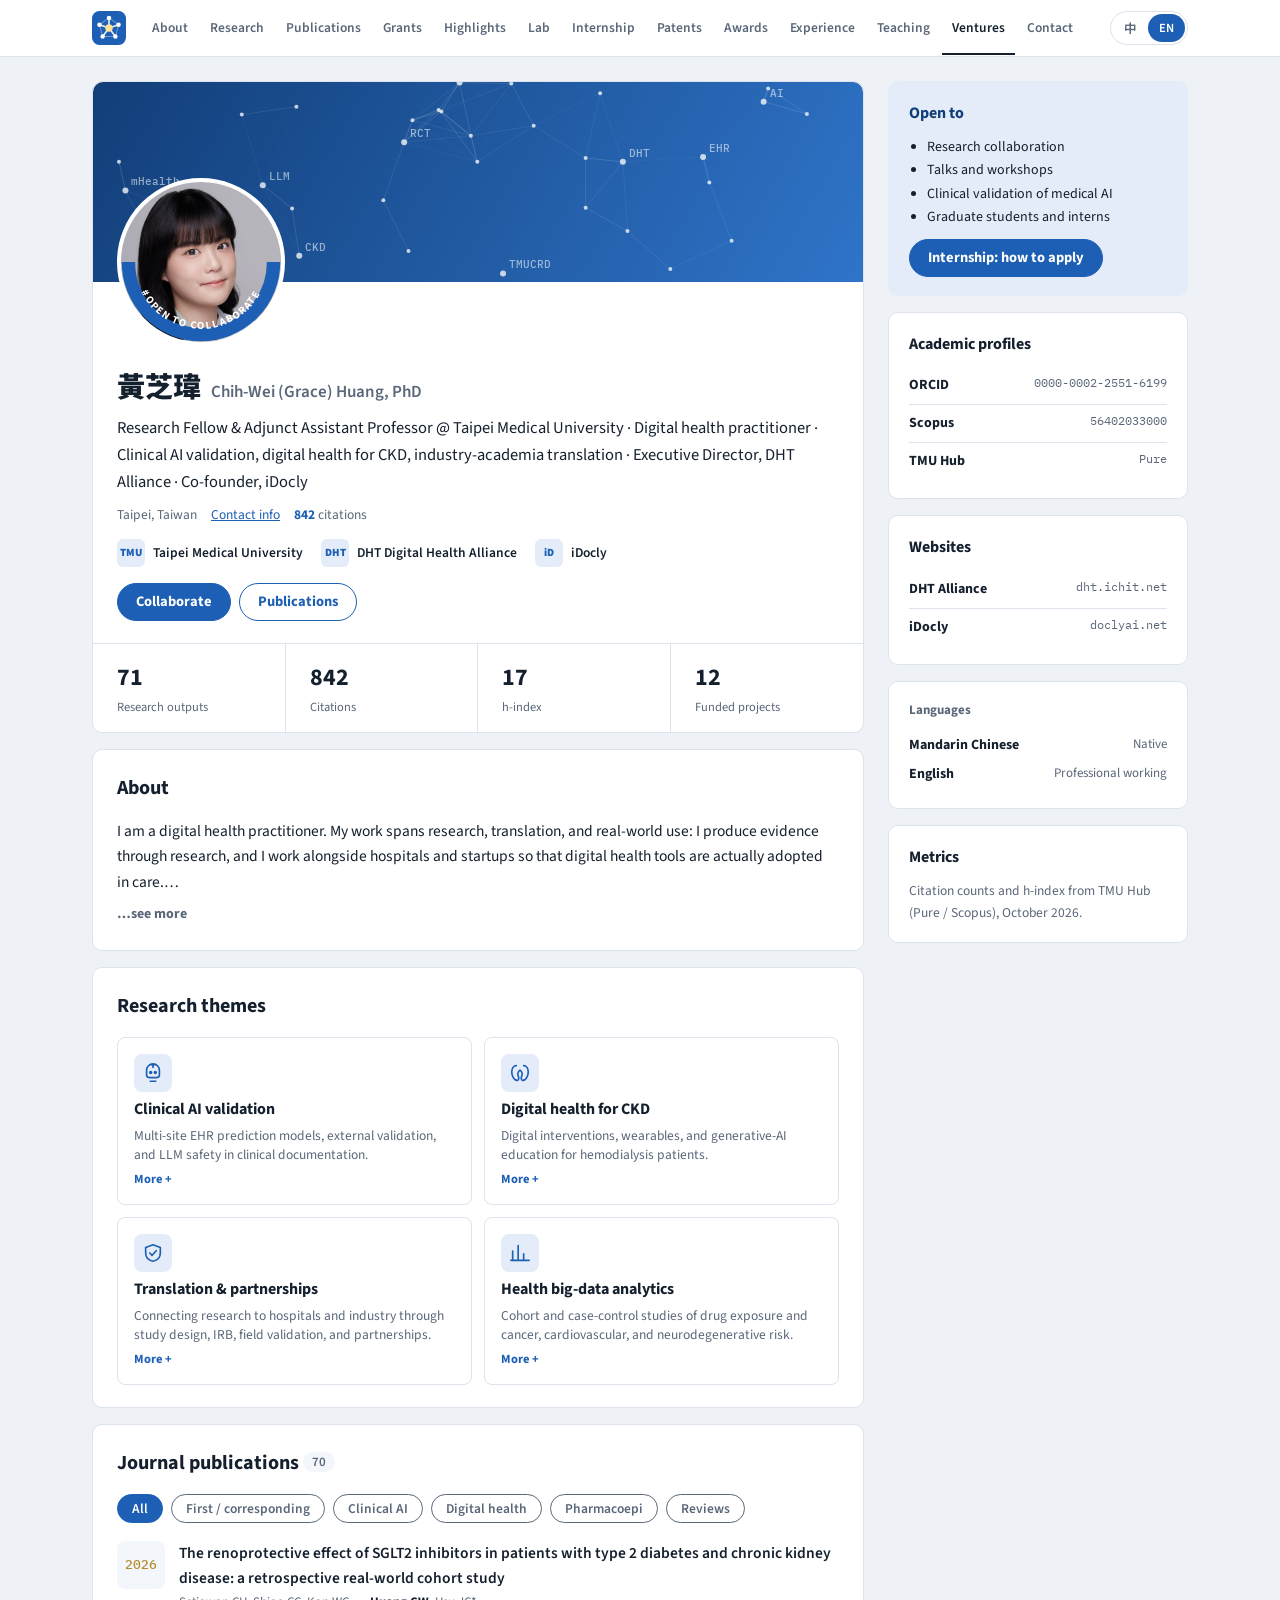
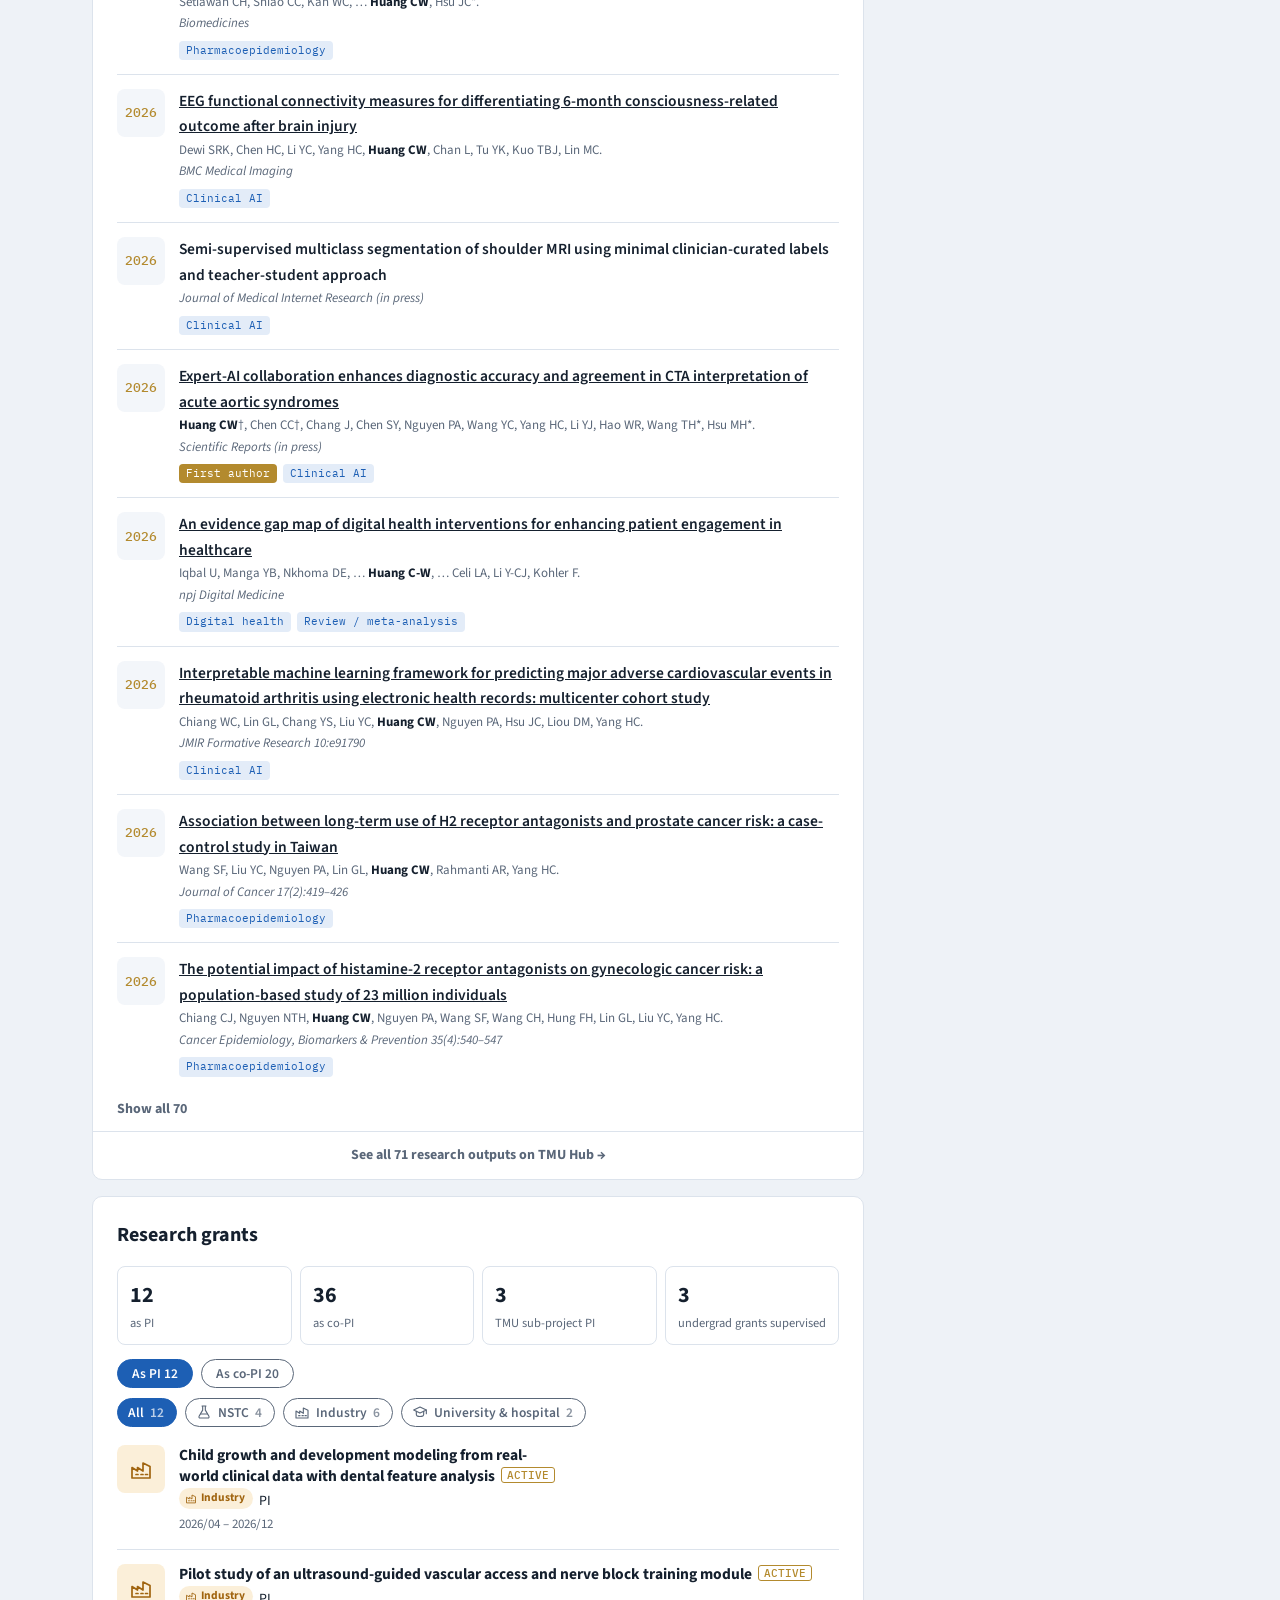
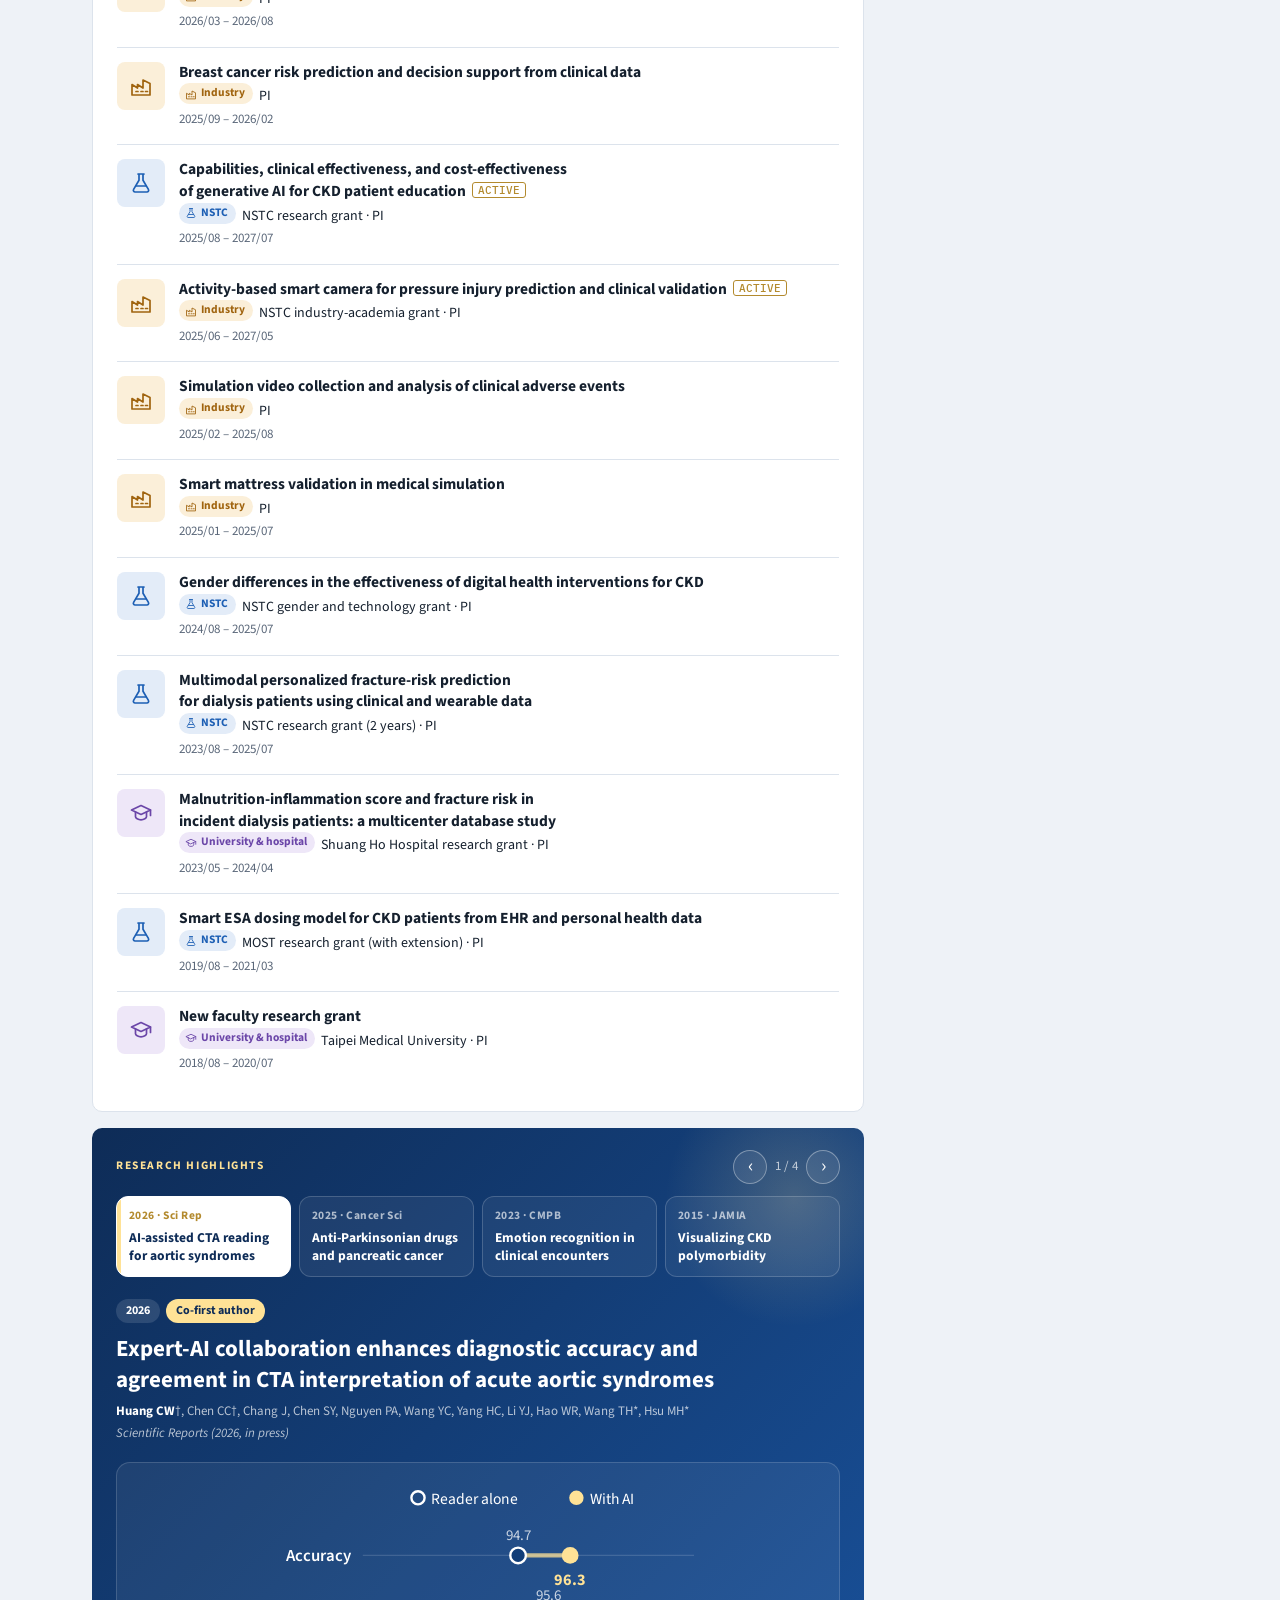
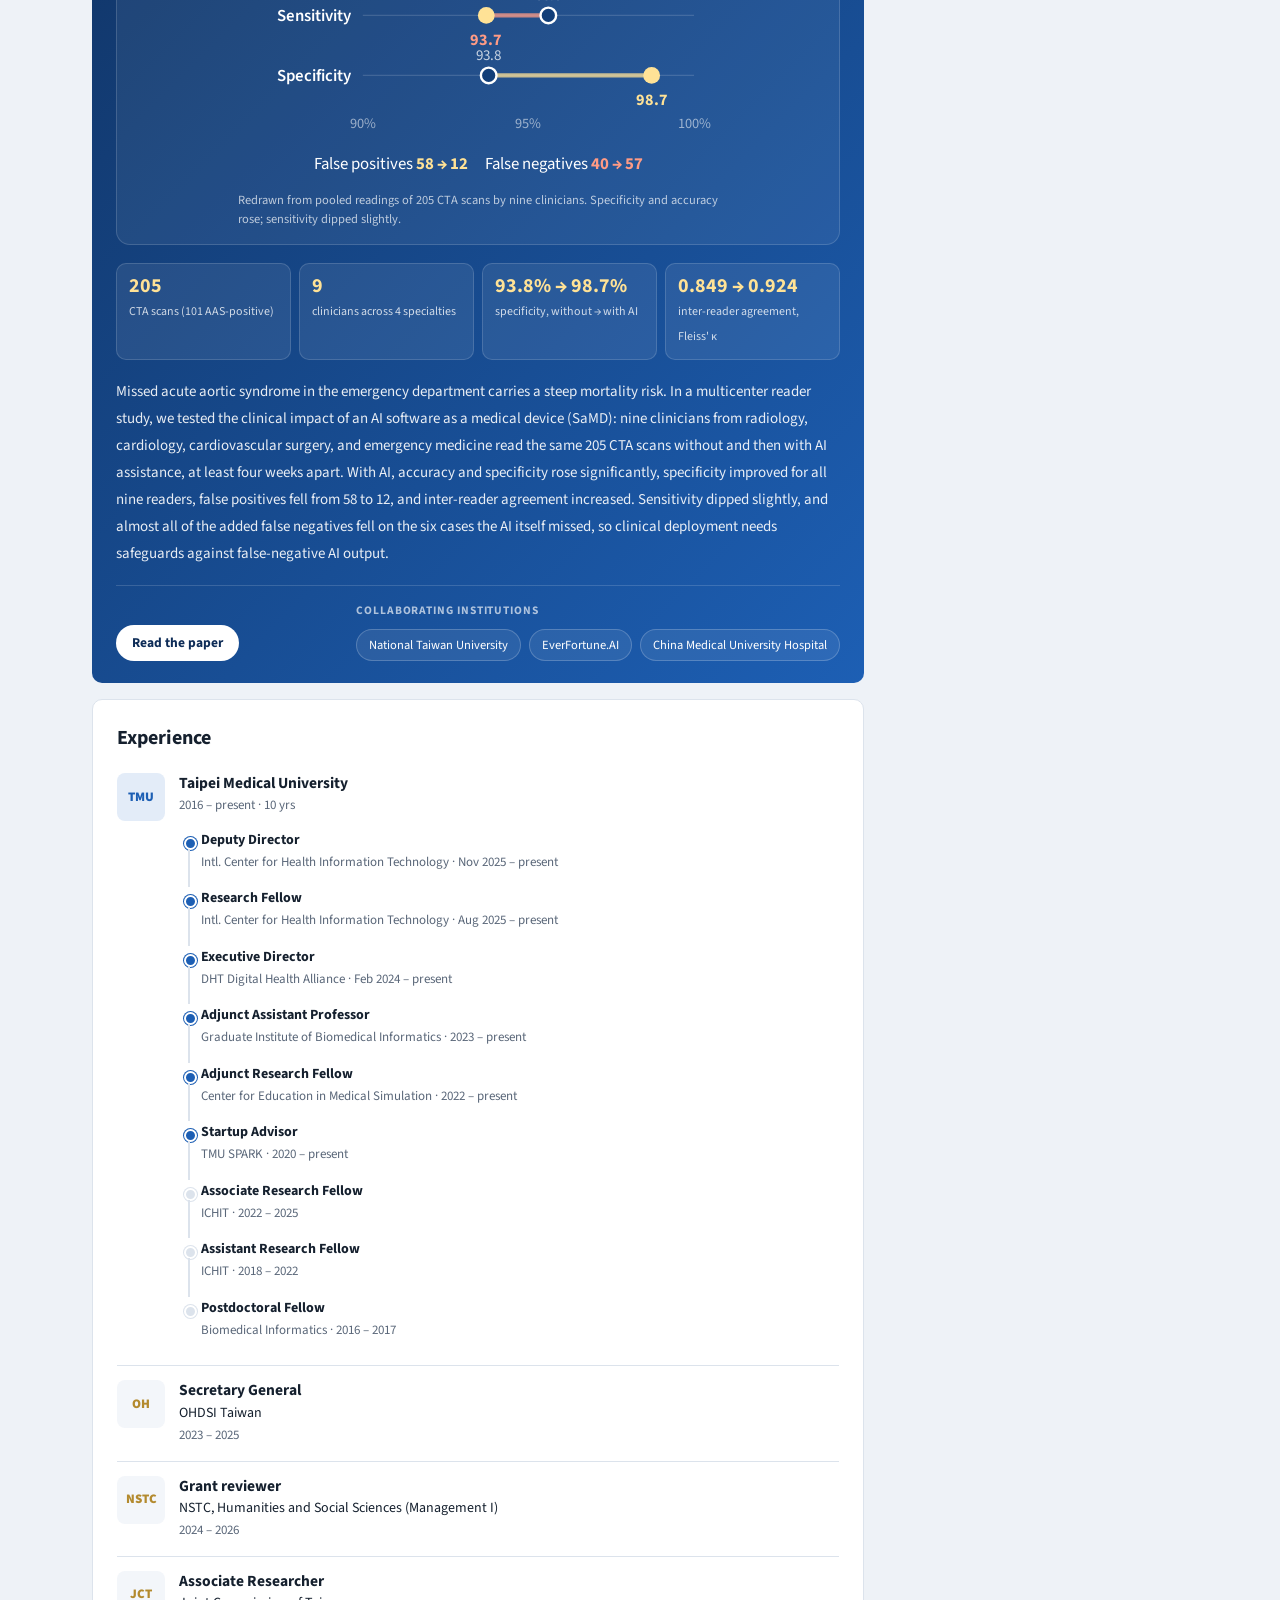
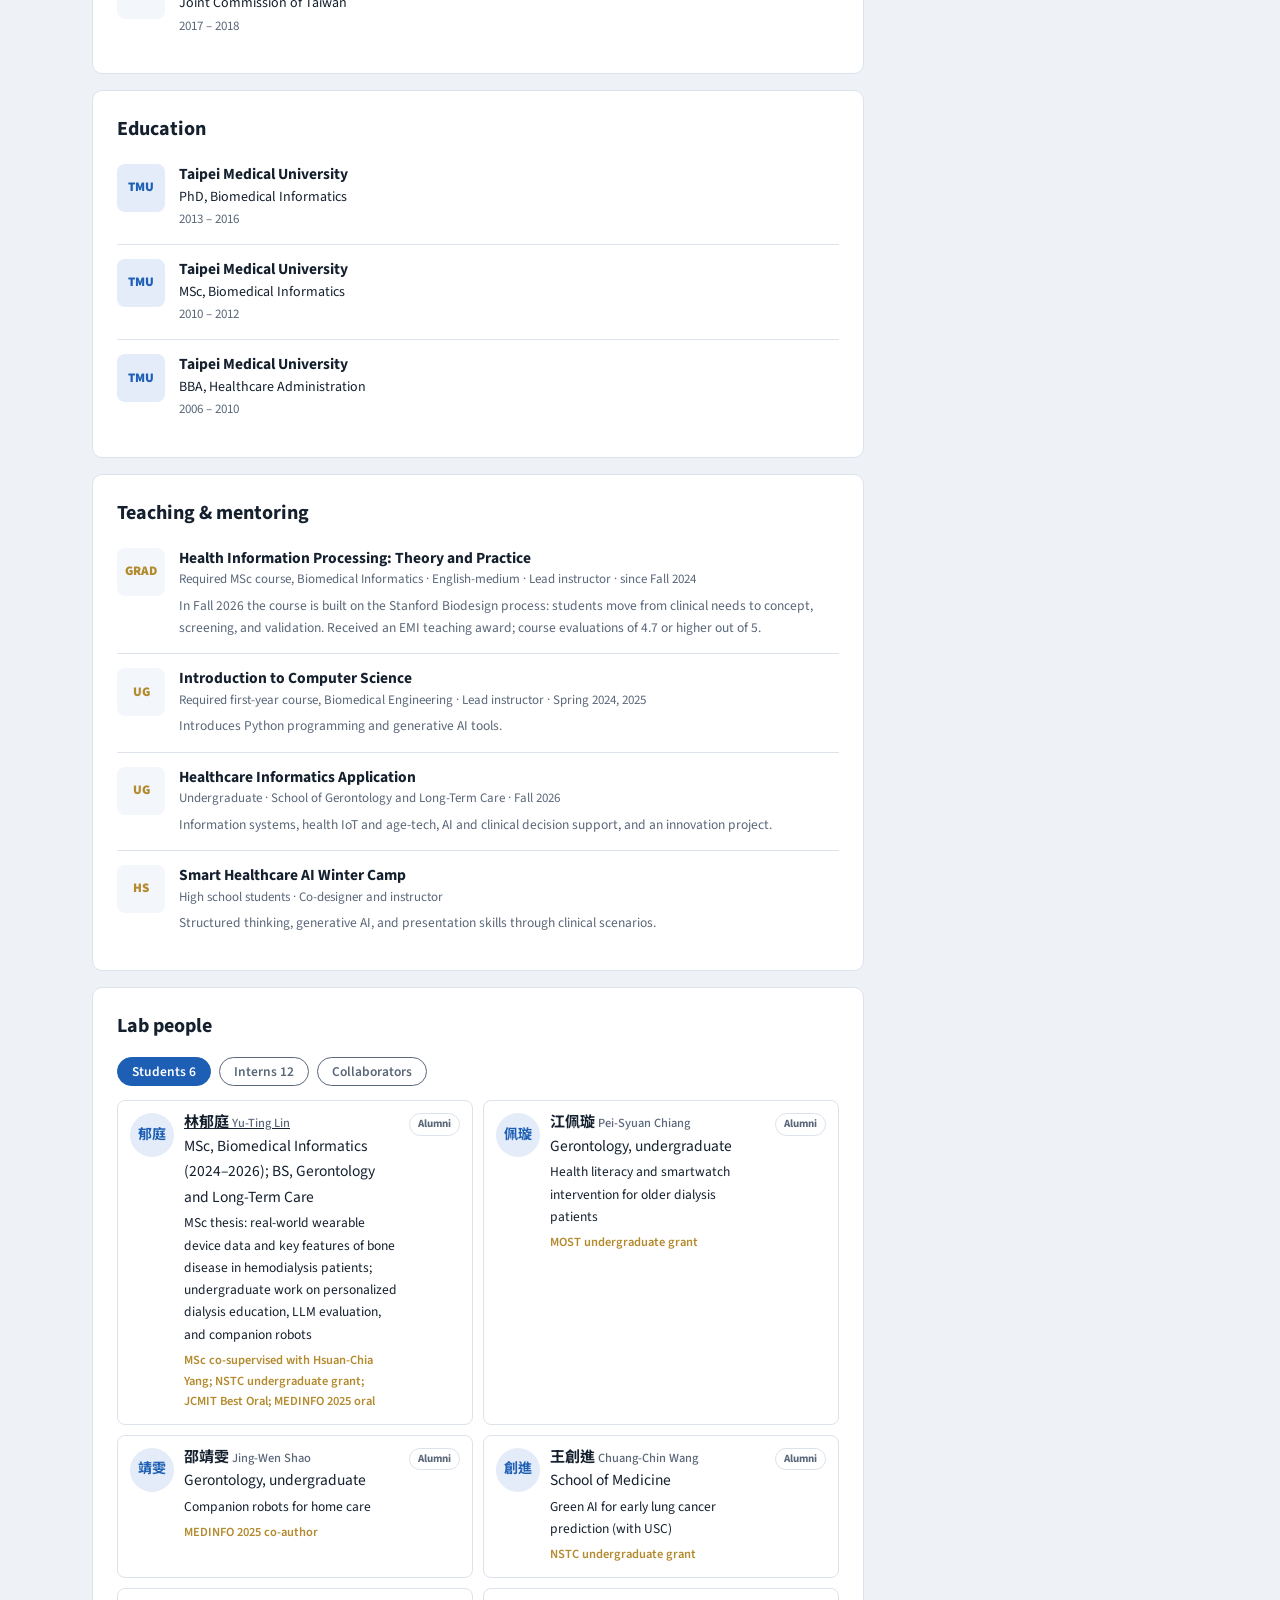
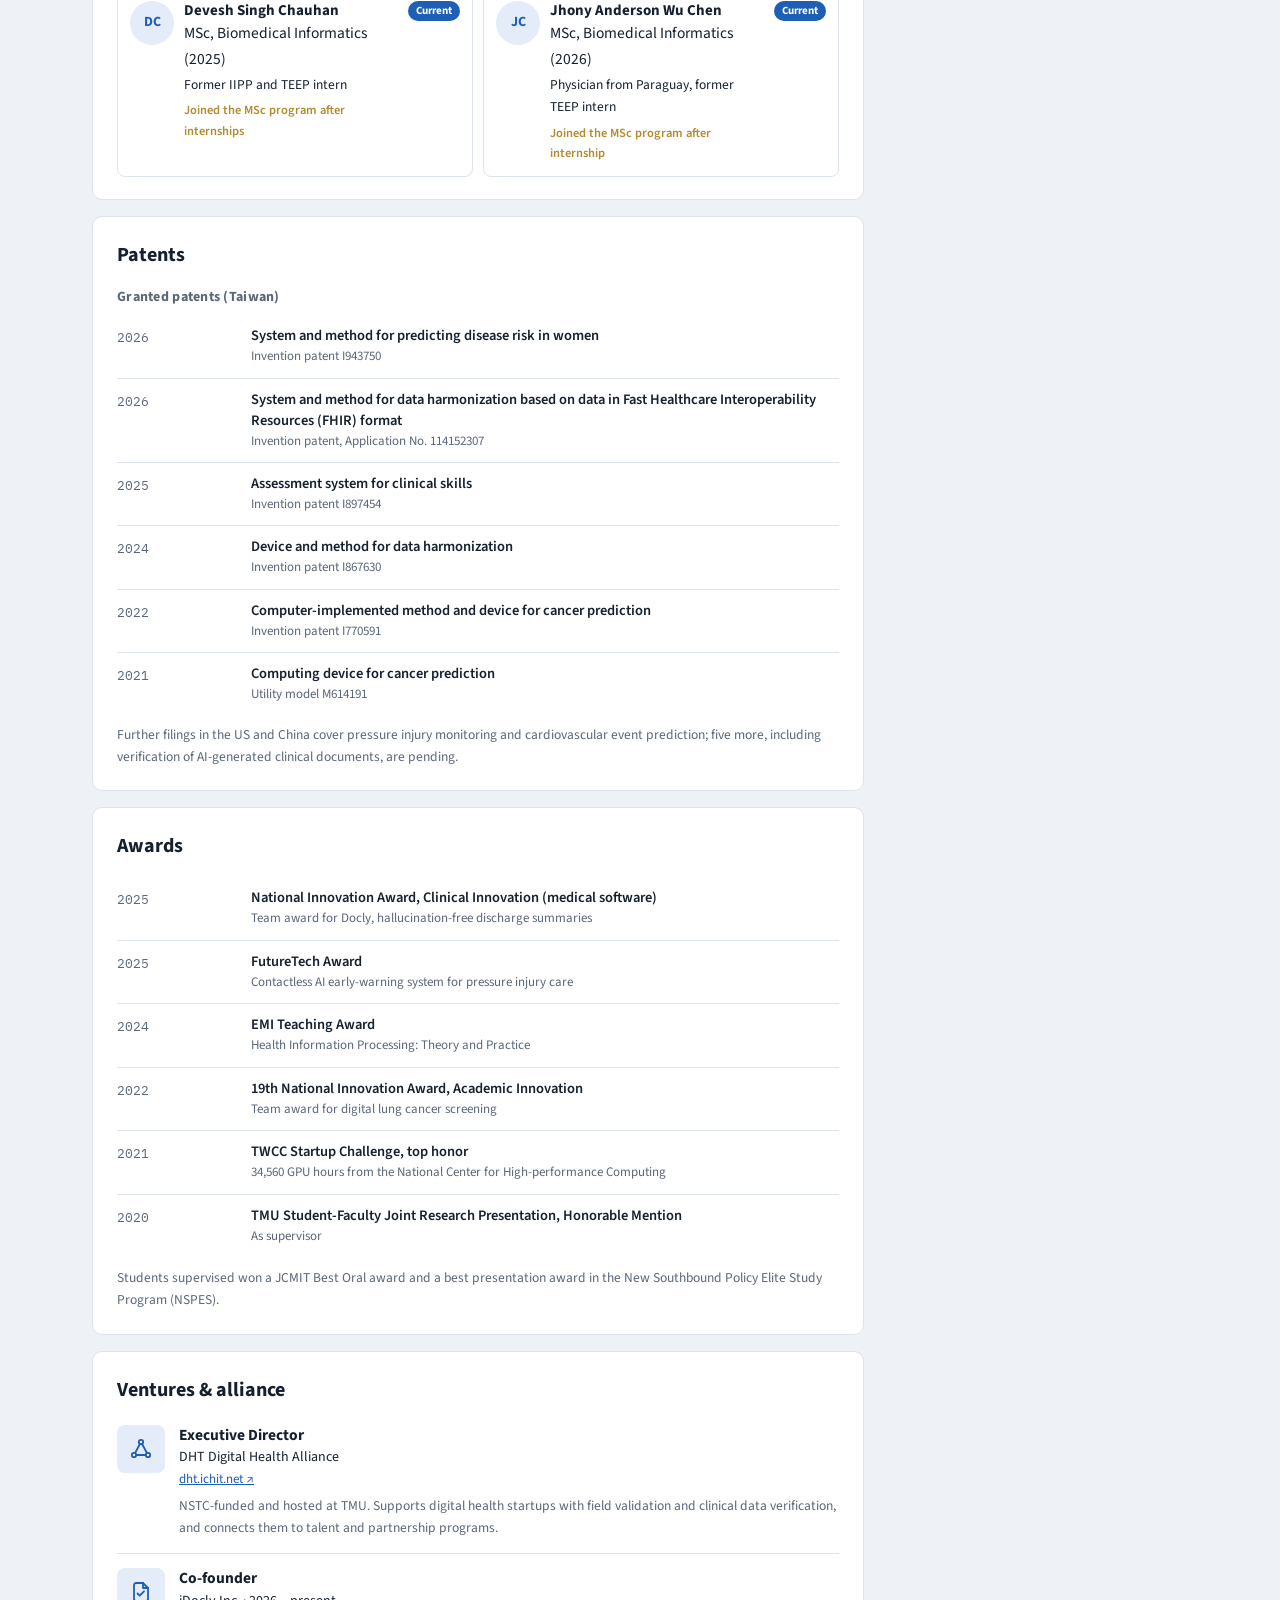
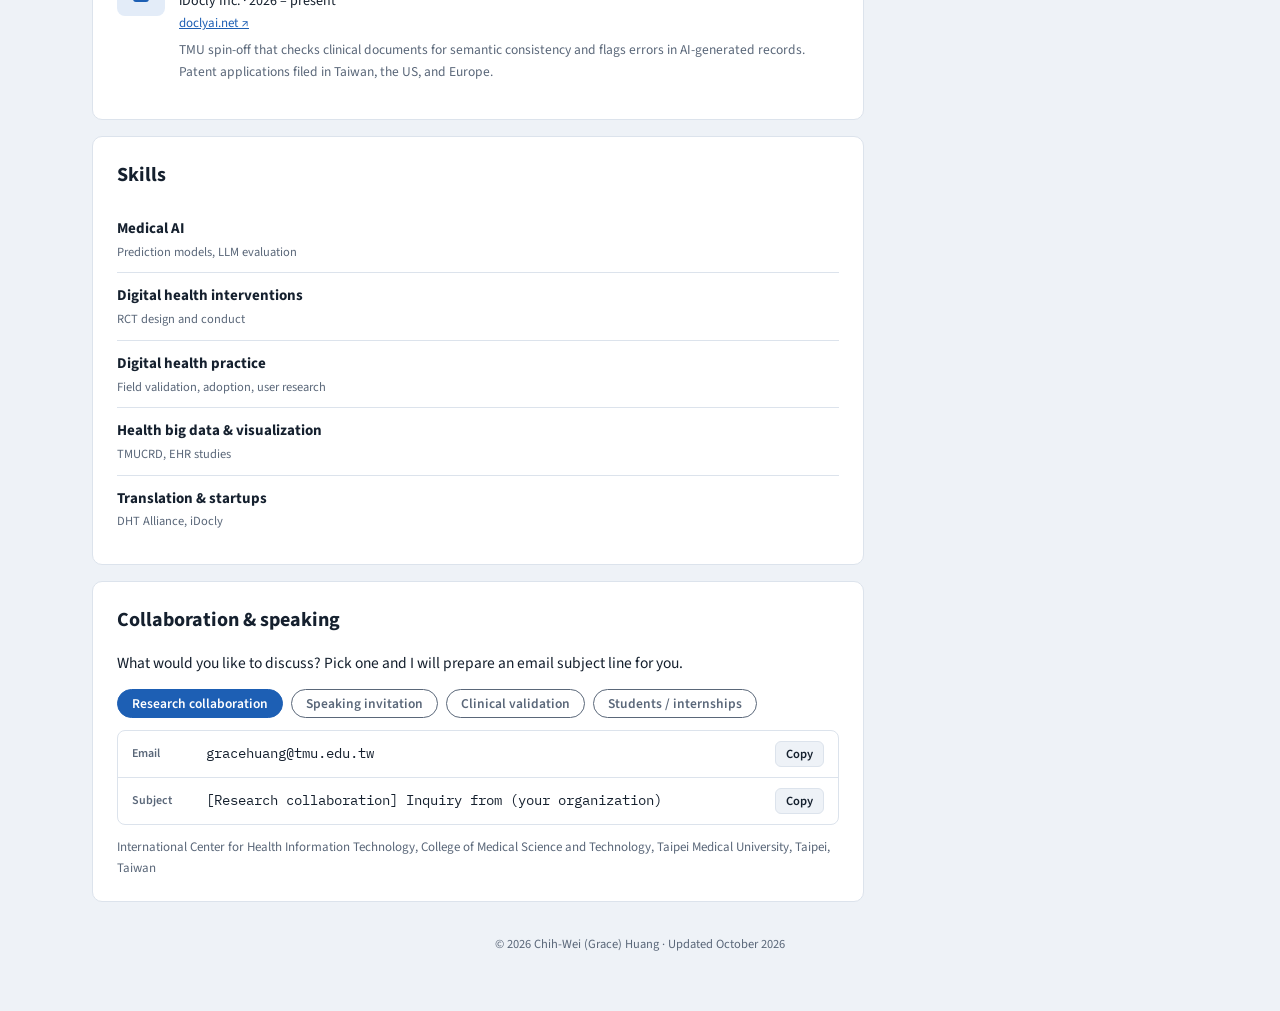
<file: index.html>
<!doctype html>
<html lang="en">
<head>
<meta charset="utf-8">
<meta name="viewport" content="width=device-width, initial-scale=1, viewport-fit=cover">
<meta name="description" content="黃芝瑋 Chih-Wei (Grace) Huang｜數位健康實踐者，臺北醫學大學 健康資訊科技國際研究中心 研究員。醫療 AI 臨床驗證、慢性腎臟病數位健康、產學轉譯。">
<meta property="og:title" content="黃芝瑋 Chih-Wei (Grace) Huang">
<meta property="og:description" content="Digital health practitioner. Clinical AI validation, digital health for CKD, and industry-academia translation at Taipei Medical University.">
<meta property="og:type" content="profile">
<meta property="og:image" content="photo.jpg">
<link rel="icon" href="data:image/svg+xml,%3Csvg xmlns='http://www.w3.org/2000/svg' viewBox='0 0 64 64'%3E%3Crect width='64' height='64' rx='14' fill='%231D5FB4'/%3E%3Cg stroke='%23fff' stroke-width='3' stroke-linecap='round' opacity='.9'%3E%3Cpath d='M32 32L32 13M32 32L50 26M32 32L44 48M32 32L20 48M32 32L14 26'/%3E%3C/g%3E%3Cg stroke='%23fff' stroke-width='2' opacity='.35' fill='none'%3E%3Cpath d='M32 13L50 26L44 48L20 48L14 26Z'/%3E%3C/g%3E%3Cg fill='%23fff'%3E%3Ccircle cx='32' cy='13' r='4.2'/%3E%3Ccircle cx='50' cy='26' r='4.2'/%3E%3Ccircle cx='44' cy='48' r='4.2'/%3E%3Ccircle cx='20' cy='48' r='4.2'/%3E%3Ccircle cx='14' cy='26' r='4.2'/%3E%3C/g%3E%3Ccircle cx='32' cy='32' r='7' fill='%23FFE296'/%3E%3C/svg%3E">
<title>黃芝瑋 Grace Huang</title>
<link rel="preconnect" href="https://fonts.googleapis.com">
<link rel="preconnect" href="https://fonts.gstatic.com" crossorigin>
<link rel="stylesheet" href="https://fonts.googleapis.com/css2?family=Source+Sans+3:wght@400;600;700&family=Noto+Sans+TC:wght@400;500;700;900&family=IBM+Plex+Mono:wght@400;500&display=swap">
<style>
/* Layout: LinkedIn-style profile. Sticky top bar, profile card with live banner, main column of section cards, slim right rail. TMU teal as brand color. */
:root{
  --bg:#EEF2F7; --card:#FFFFFF; --ink:#15202E; --muted:#5A6779; --line:#DCE3EC; --hover:#F3F6FA;
  --tmu:#1D5FB4; --tmu-deep:#123E78; --tmu-soft:#E3ECF8; --gold:#B38A2E; --on-tmu:#FFFFFF;
  --banner-a:#123E78; --banner-b:#2F74C9; --feat-a:#0E2C57; --feat-b:#1D5FB4;
  --f-sans:"Source Sans 3","Noto Sans TC","PingFang TC","Microsoft JhengHei",system-ui,sans-serif;
  --f-mono:"IBM Plex Mono",ui-monospace,Menlo,monospace;
  --r:10px;
  --gt-nstc:#1D5FB4; --gt-nstc-s:#E3ECF8; --gt-ind:#A0640F; --gt-ind-s:#FBEFD9; --gt-gov:#14786A; --gt-gov-s:#DCF2EE; --gt-inst:#6B46A8; --gt-inst-s:#EEE7F8;
}
@media (prefers-color-scheme:dark){:root:not([data-theme="light"]){
  --bg:#0B111C; --card:#131C2B; --ink:#E4EAF3; --muted:#97A5B8; --line:#243145; --hover:#1A2537;
  --tmu:#6EA6EE; --tmu-deep:#A9C9F6; --tmu-soft:#172A45; --gold:#D9B45E; --on-tmu:#0A1628;
  --banner-a:#0A1E3D; --banner-b:#174A8C; --feat-a:#0A1A33; --feat-b:#16427F; color-scheme:dark;
  --gt-nstc:#6EA6EE; --gt-nstc-s:#172A45; --gt-ind:#E8B25A; --gt-ind-s:#33260F; --gt-gov:#52C3B0; --gt-gov-s:#0F2E29; --gt-inst:#B79BEA; --gt-inst-s:#271E3D}}
:root[data-theme="dark"]{
  --bg:#0B111C; --card:#131C2B; --ink:#E4EAF3; --muted:#97A5B8; --line:#243145; --hover:#1A2537;
  --tmu:#6EA6EE; --tmu-deep:#A9C9F6; --tmu-soft:#172A45; --gold:#D9B45E; --on-tmu:#0A1628;
  --banner-a:#0A1E3D; --banner-b:#174A8C; --feat-a:#0A1A33; --feat-b:#16427F; color-scheme:dark;
  --gt-nstc:#6EA6EE; --gt-nstc-s:#172A45; --gt-ind:#E8B25A; --gt-ind-s:#33260F; --gt-gov:#52C3B0; --gt-gov-s:#0F2E29; --gt-inst:#B79BEA; --gt-inst-s:#271E3D}

*{box-sizing:border-box}
[hidden]{display:none!important}
body{background:var(--bg);color:var(--ink);font-family:var(--f-sans);font-size:15.5px;line-height:1.65;-webkit-font-smoothing:antialiased}
html:not([data-lang]) .zh,html[data-lang="zh"] .en{display:none!important}
html[data-lang="en"] .zh{display:none!important}
a{color:var(--tmu)}
button{font-family:inherit}
:focus-visible{outline:2px solid var(--tmu);outline-offset:2px;border-radius:6px}
h1,h2,h3{margin:0;text-wrap:balance}
p{margin:0}

/* top bar */
.topbar{position:sticky;top:env(safe-area-inset-top,0px);z-index:20;background:var(--card);border-bottom:1px solid var(--line)}
.topbar-in{max-width:1128px;margin:0 auto;padding-inline:16px;display:flex;align-items:center;gap:16px;height:56px}
.logo{width:34px;height:34px;flex:none;display:block}
.logo svg{width:100%;height:100%;display:block}
.tabs{display:flex;gap:2px;overflow-x:auto;scrollbar-width:none;flex:1;min-width:0}
.tabs::-webkit-scrollbar{display:none}
.tabs a{color:var(--muted);text-decoration:none;font-size:13.5px;font-weight:600;padding:16px 10px 14px;border-bottom:2px solid transparent;white-space:nowrap}
.tabs a:hover{color:var(--ink)}
.tabs a.on{color:var(--ink);border-bottom-color:var(--ink)}
.lang{display:inline-flex;border:1px solid var(--line);border-radius:999px;padding:2px;flex:none}
.lang button{border:0;background:none;color:var(--muted);font-size:12.5px;font-weight:600;padding:4px 11px;border-radius:999px;cursor:pointer}
.lang button[aria-pressed="true"]{background:var(--tmu);color:var(--on-tmu)}

.page{max-width:1128px;margin:0 auto;padding-inline:16px;padding-block:24px 56px;display:grid;grid-template-columns:minmax(0,1fr) 300px;gap:24px;align-items:start}
.main,.rail{display:flex;flex-direction:column;gap:16px;min-width:0}
.rail{position:sticky;top:calc(env(safe-area-inset-top,0px) + 72px)}
.card{background:var(--card);border:1px solid var(--line);border-radius:var(--r);padding:22px 24px;scroll-margin-top:72px}
.card > h2{font-size:20px;font-weight:700;margin-bottom:14px;display:flex;align-items:center;justify-content:space-between;gap:12px}
.sub{color:var(--muted);font-size:13.5px}

/* profile card */
.profile{padding:0}
.banner{position:relative;height:200px;border-radius:var(--r) var(--r) 0 0;overflow:hidden;background:linear-gradient(120deg,var(--banner-a),var(--banner-b))}
.banner canvas{position:absolute;inset:0;width:100%;height:100%;display:block}
.pbody{padding:0 24px 22px;position:relative}
.avatar{position:relative;width:168px;height:168px;margin-top:-104px;border-radius:50%;border:4px solid var(--card);background:var(--card);cursor:pointer;padding:0}
.avatar img{width:100%;height:100%;border-radius:50%;object-fit:cover;display:block}
.avatar svg{position:absolute;inset:-4px;width:calc(100% + 8px);height:calc(100% + 8px);pointer-events:none;transition:transform .9s cubic-bezier(.2,.8,.2,1)}
.avatar:hover svg{transform:rotate(-24deg)}
.ring-text{font:700 11.2px var(--f-sans);letter-spacing:.14em;fill:#fff}
.name{font-size:28px;font-weight:900;margin-top:14px;display:flex;align-items:baseline;flex-wrap:wrap;gap:4px 10px}
.name small{font-size:17px;font-weight:600;color:var(--muted)}
.headline{font-size:16.5px;margin-top:4px;max-width:44em}
.meta{display:flex;flex-wrap:wrap;gap:4px 14px;margin-top:8px;font-size:13.5px;color:var(--muted)}
.meta b{color:var(--tmu);font-weight:700}
.orgs{display:flex;flex-wrap:wrap;gap:8px 18px;margin-top:12px;font-size:13.5px;font-weight:600}
.org{display:flex;align-items:center;gap:8px}
.chip-ico{width:28px;height:28px;border-radius:6px;display:grid;place-items:center;font-size:11px;font-weight:900;flex:none;background:var(--tmu-soft);color:var(--tmu)}
.actions{display:flex;flex-wrap:wrap;gap:8px;margin-top:16px;position:relative}
.btn{border:1.5px solid var(--tmu);background:var(--card);color:var(--tmu);font-weight:700;font-size:14.5px;padding:6px 18px;border-radius:999px;cursor:pointer;text-decoration:none;display:inline-flex;align-items:center;gap:6px}
.btn:hover{background:var(--tmu-soft)}
.btn.solid{background:var(--tmu);color:var(--on-tmu)}
.btn.solid:hover{background:var(--tmu-deep);border-color:var(--tmu-deep)}
.btn.ghost{border-color:var(--muted);color:var(--muted)}
.menu{position:absolute;top:44px;left:0;z-index:15;max-width:calc(100vw - 48px);background:var(--card);border:1px solid var(--line);border-radius:8px;box-shadow:0 8px 28px #0000002a;padding:6px;min-width:240px;display:flex;flex-direction:column}
.menu a{padding:8px 12px;border-radius:6px;text-decoration:none;color:var(--ink);font-size:14px;display:flex;justify-content:space-between;gap:12px}
.menu a span{font-family:var(--f-mono);font-size:12px;color:var(--muted)}
.menu a:hover{background:var(--hover)}

/* stats strip */
.stats{display:grid;grid-template-columns:repeat(4,minmax(0,1fr));border-top:1px solid var(--line)}
.stat{padding:14px 24px;border-right:1px solid var(--line)}
.stat:last-child{border-right:0}
.stat .n{font-size:24px;font-weight:700;font-variant-numeric:tabular-nums;color:var(--ink)}
.stat .l{font-size:12.5px;color:var(--muted)}

/* about */
.about-text{max-width:46em;white-space:normal}
.clamp{display:-webkit-box;-webkit-line-clamp:3;-webkit-box-orient:vertical;overflow:hidden}
.more-btn{border:0;background:none;color:var(--muted);font-weight:700;cursor:pointer;padding:4px 0;margin-top:4px;font-size:14px}
.more-btn:hover{color:var(--tmu)}

/* pipeline (featured) */
#featured{background:linear-gradient(135deg,var(--feat-a) 0%,var(--feat-b) 100%);border:0;color:#fff;position:relative;overflow:hidden}
#featured::after{content:"";position:absolute;right:-60px;top:-60px;width:260px;height:260px;border-radius:50%;background:radial-gradient(circle,#FFE29633 0%,#FFE29600 70%);pointer-events:none}
#featured h2{color:#fff}
#featured .sub{color:#FFFFFFB8}
.fk{font-size:11.5px;font-weight:700;letter-spacing:.14em;text-transform:uppercase;color:#FFE296;margin:0}
.hl-top{display:flex;align-items:center;justify-content:space-between;gap:12px;margin-bottom:12px;position:relative;z-index:1}
.hl-ctrl{display:flex;align-items:center;gap:8px;font-size:13px;color:#FFFFFFB3;font-variant-numeric:tabular-nums}
.hl-ctrl button{width:34px;height:34px;border-radius:50%;border:1.5px solid #FFFFFF59;background:#FFFFFF14;color:#fff;font-size:20px;line-height:1;cursor:pointer;display:grid;place-items:center;padding:0 0 2px}
.hl-ctrl button:hover{background:#FFFFFF2E;border-color:#fff}
.hl-tabs{display:grid;grid-template-columns:repeat(auto-fit,minmax(150px,1fr));gap:8px;margin-bottom:22px;position:relative;z-index:1}
.hl-tabs:empty{display:none}
.hl-tab{text-align:left;border:1px solid #FFFFFF2E;background:#FFFFFF0F;color:#fff;border-radius:12px;padding:10px 12px 11px;cursor:pointer;font:inherit;display:flex;flex-direction:column;gap:3px;transition:background .15s,border-color .15s;position:relative;overflow:hidden}
.hl-tab:hover{background:#FFFFFF1F;border-color:#FFFFFF66}
.hl-tab .y{font-size:11.5px;font-weight:700;color:#FFFFFFA6;letter-spacing:.04em}
.hl-tab b{font-size:13.5px;line-height:1.35;font-weight:700}
.hl-tab[aria-selected="true"]{background:#fff;color:var(--feat-a);border-color:#fff}
.hl-tab[aria-selected="true"] .y{color:#B38A2E}
.hl-tab[aria-selected="true"]::before{content:"";position:absolute;left:0;top:0;bottom:0;width:4px;background:#FFE296}
.hl{display:grid;gap:18px;animation:hlIn .25s ease}
@keyframes hlIn{from{opacity:0;transform:translateY(4px)}to{opacity:1;transform:none}}
.hl-meta{display:flex;flex-wrap:wrap;gap:6px;margin-bottom:10px}
.hl-meta span{font-size:12px;font-weight:700;border-radius:999px;padding:2px 10px;background:#FFFFFF1F;color:#fff}
.hl-meta span.gold{background:#FFE296;color:var(--feat-a)}
.hl-meta span.gold span{background:none;padding:0;color:inherit}
#featured .hl h2{font-size:23px;line-height:1.35;color:#fff;margin:0 0 6px;display:block}
.hl .au{font-size:13px;color:#FFFFFFB3}
.hl .au strong{color:#fff}
.hl .sum{font-size:15px;line-height:1.8;color:#FFFFFFE6;margin:0}
.hl-metrics{display:grid;grid-template-columns:repeat(4,minmax(0,1fr));gap:8px}
.hl-metrics div{background:#FFFFFF14;border:1px solid #FFFFFF26;border-radius:10px;padding:10px 12px}
.hl-metrics b{display:block;font-size:20px;color:#FFE296;font-variant-numeric:tabular-nums;line-height:1.2}
.hl-metrics span{font-size:12px;color:#FFFFFFC7}
.hl-foot{display:flex;flex-wrap:wrap;align-items:flex-end;justify-content:space-between;gap:14px 24px;padding-top:16px;border-top:1px solid #FFFFFF26}
.hl-links{display:flex;flex-wrap:wrap;gap:8px}
.hl-links a{font-size:13.5px;font-weight:700;color:var(--feat-a);background:#fff;border-radius:999px;padding:7px 16px;text-decoration:none}
.hl-links a.ghost{background:none;color:#fff;border:1.5px solid #FFFFFF80}
.hl-partners .lbl{font-size:11.5px;font-weight:700;letter-spacing:.08em;text-transform:uppercase;color:#FFFFFFA6;margin-bottom:8px}
.hl-partners .row{display:flex;flex-wrap:wrap;gap:8px;align-items:center}
.hl-partners .lg{display:inline-flex;align-items:center;justify-content:center;height:40px;padding:6px 12px;background:#fff;border-radius:10px}
.hl-partners .lg img{height:28px;max-width:130px;width:auto;object-fit:contain;display:block}
.hl-partners .tx{font-size:12.5px;color:#fff;background:#FFFFFF14;border:1px solid #FFFFFF33;border-radius:999px;padding:5px 12px}
.hl-fig{background:#FFFFFF10;border:1px solid #FFFFFF26;border-radius:14px;padding:18px 22px 14px}
.hl-fig svg{width:100%;max-width:480px;height:auto;display:block;margin:0 auto}
.hl-fig img{width:100%;border-radius:8px;display:block}
.hl-fig figcaption{font-size:12.5px;color:#FFFFFFB3;margin:10px auto 0;line-height:1.55;max-width:480px}
.band{transition:opacity .2s}
.hl-fig svg:hover .band{opacity:.3}
.hl-fig svg .band:hover{opacity:1}

/* research themes */
.themes{display:grid;grid-template-columns:repeat(2,minmax(0,1fr));gap:12px}
.theme{border:1px solid var(--line);border-radius:8px;padding:16px;background:var(--card);text-align:left;cursor:pointer;color:var(--ink);display:flex;flex-direction:column;gap:6px;transition:border-color .2s,transform .2s}
.theme:hover{border-color:var(--tmu);transform:translateY(-2px)}
.theme .ic{width:38px;height:38px;border-radius:8px;background:var(--tmu-soft);display:grid;place-items:center}
.theme .ic svg{width:22px;height:22px;stroke:var(--tmu);fill:none;stroke-width:1.8;stroke-linecap:round;stroke-linejoin:round}
.theme h3{font-size:16px}
.theme p{font-size:13.5px;color:var(--muted)}
.theme .x{font-size:13.5px;color:var(--ink);border-top:1px solid var(--line);padding-top:8px;margin-top:4px}
.theme .tog{font-size:12.5px;font-weight:700;color:var(--tmu)}
.theme[aria-expanded="true"]{border-color:var(--tmu);background:var(--hover)}

/* filter chips */
.chips{display:flex;flex-wrap:wrap;gap:8px;margin-bottom:14px}
.chip{border:1px solid var(--muted);background:var(--card);color:var(--muted);border-radius:999px;padding:4px 14px;font-weight:600;font-size:13.5px;cursor:pointer}
.chip:hover{border-color:var(--tmu);color:var(--tmu)}
.chip[aria-pressed="true"]{background:var(--tmu);border-color:var(--tmu);color:var(--on-tmu)}

/* list items (pubs, grants, experience) */
.list{display:flex;flex-direction:column}
.item{display:grid;grid-template-columns:48px minmax(0,1fr);gap:14px;padding:14px 0;border-top:1px solid var(--line)}
.item:first-child{border-top:0;padding-top:4px}
.ico{width:48px;height:48px;border-radius:8px;display:grid;place-items:center;font-weight:900;font-size:13px;background:var(--tmu-soft);color:var(--tmu)}
.vico svg{width:24px;height:24px;stroke:var(--tmu);fill:none;stroke-width:1.8;stroke-linecap:round;stroke-linejoin:round}
.ico.alt{background:var(--hover);color:var(--gold)}
.item h3{font-size:15.5px;font-weight:700;line-height:1.4}
.item .t2{font-size:14px}
.item .t3{font-size:13px;color:var(--muted)}
.item .t3 strong{color:var(--ink)}
.item p.d{font-size:13.5px;color:var(--muted);margin-top:4px}
.pub-t{font-weight:600}
.tags{display:flex;flex-wrap:wrap;gap:6px;margin-top:6px}
.tags span{font-family:var(--f-mono);font-size:10.5px;padding:1px 7px;border-radius:4px;background:var(--tmu-soft);color:var(--tmu)}
.live{font-family:var(--f-mono);font-size:10.5px;font-weight:500;color:var(--gold);border:1px solid currentColor;border-radius:3px;padding:0 5px;margin-left:6px;vertical-align:2px}
.item.out{display:none}
.count{font-size:13px;font-weight:600;color:var(--muted);background:var(--hover);border-radius:999px;padding:1px 9px;vertical-align:3px}
.lead-tag{background:var(--gold)!important;color:var(--card)!important}
.tags .lead-tag span{background:none;padding:0;color:inherit}
.gfilter{display:flex;flex-wrap:wrap;gap:8px;margin:-4px 0 14px}
.gfilter .chip{display:inline-flex;align-items:center;gap:6px;padding:4px 12px 4px 10px}
.gfilter .chip svg{width:16px;height:16px;flex:none}
.gfilter .chip .n{opacity:.7;font-variant-numeric:tabular-nums}
.gfilter .chip[aria-pressed="true"].gt-nstc{background:var(--gt-nstc);border-color:var(--gt-nstc)}
.gfilter .chip[aria-pressed="true"].gt-ind{background:var(--gt-ind);border-color:var(--gt-ind)}
.gfilter .chip[aria-pressed="true"].gt-gov{background:var(--gt-gov);border-color:var(--gt-gov)}
.gfilter .chip[aria-pressed="true"].gt-inst{background:var(--gt-inst);border-color:var(--gt-inst)}
.gfilter .chip[aria-pressed="true"]{color:var(--on-tmu)}
.ico.gt svg{width:24px;height:24px}
.gt-nstc{--c:var(--gt-nstc);--s:var(--gt-nstc-s)} .gt-ind{--c:var(--gt-ind);--s:var(--gt-ind-s)} .gt-gov{--c:var(--gt-gov);--s:var(--gt-gov-s)} .gt-inst{--c:var(--gt-inst);--s:var(--gt-inst-s)}
.ico.gt{background:var(--s);color:var(--c)}
.gtag{display:inline-flex;align-items:center;gap:4px;font-size:11.5px;font-weight:700;color:var(--c);background:var(--s);border-radius:999px;padding:1px 8px 1px 6px;margin-right:6px;vertical-align:1px;white-space:nowrap}
.gtag svg{width:12px;height:12px}
.gco{display:grid;grid-template-columns:32px 112px minmax(0,1fr);gap:12px;padding:10px 0;border-top:1px solid var(--line);align-items:start}
.gco .ico.gt{width:32px;height:32px;border-radius:7px}
.gco .ico.gt svg{width:18px;height:18px}
.glist .empty{color:var(--muted);font-size:14px;padding:14px 0;border-top:1px solid var(--line)}
.gstats{display:grid;grid-template-columns:repeat(4,minmax(0,1fr));gap:8px;margin-bottom:14px}
.gstats div{border:1px solid var(--line);border-radius:8px;padding:10px 12px;font-size:12.5px;color:var(--muted);display:flex;flex-direction:column}
.gstats b{font-size:22px;color:var(--ink);font-variant-numeric:tabular-nums}
.item.compact{grid-template-columns:120px minmax(0,1fr);padding:10px 0}
.mono{font-family:var(--f-mono);font-variant-numeric:tabular-nums;padding-top:2px}
.t2b{font-size:14.5px;font-weight:600;line-height:1.45}
.subh{font-size:14px;font-weight:700;color:var(--muted);margin:14px 0 6px;letter-spacing:.02em}
.people{display:grid;grid-template-columns:repeat(2,minmax(0,1fr));gap:10px}
.person{border:1px solid var(--line);border-radius:8px;padding:12px;display:grid;grid-template-columns:44px minmax(0,1fr) auto;gap:10px;align-items:start}
.pav{width:44px;height:44px;border-radius:50%;background:var(--tmu-soft);color:var(--tmu);display:grid;place-items:center;font-weight:700;font-size:14px}
.pav.org{border-radius:8px;font-size:12px}
.pname{font-weight:700;font-size:15px;line-height:1.35}
.pname small{font-weight:500;color:var(--muted);font-size:12.5px}
.t2s{font-size:13.5px;margin-top:2px}
.pnote{font-size:12.5px;color:var(--gold);margin-top:4px;font-weight:600}
.pstate{font-size:11px;font-weight:700;border-radius:999px;padding:1px 8px;white-space:nowrap}
.pstate.now{background:var(--tmu);color:var(--on-tmu)}
.pstate.alum{border:1px solid var(--line);color:var(--muted)}
.tagcloud{display:flex;flex-wrap:wrap;gap:6px}
.tagcloud span{border:1px solid var(--line);border-radius:999px;padding:3px 12px;font-size:13.5px}
.pav img{width:100%;height:100%;border-radius:inherit;object-fit:cover;display:block}
.pav.has-img{background:none;cursor:zoom-in;padding:0;border:0}
.athumb{width:64px;height:48px;border-radius:6px;cursor:zoom-in;display:block;border:0;padding:0;background-color:var(--hover)}
.item.compact.has-thumb{grid-template-columns:120px minmax(0,1fr) 64px}
.gallery{display:grid;grid-template-columns:repeat(3,minmax(0,1fr));gap:12px}
.gcard{border:1px solid var(--line);border-radius:10px;overflow:hidden;background:var(--card);text-align:left;padding:0;cursor:zoom-in;color:var(--ink);font:inherit;display:flex;flex-direction:column}
.gcard img{width:100%;aspect-ratio:4/3;object-fit:cover;display:block;background:var(--hover);transition:transform .3s}
.gcard:hover img{transform:scale(1.03)}
.gcard .gt{padding:10px 12px}
.gcard .gt b{display:block;font-size:14.5px;line-height:1.4}
.gcard .gt span.d{font-family:var(--f-mono);font-size:11.5px;color:var(--muted)}
.lb{position:fixed;inset:0;z-index:60;background:#000000D9;display:grid;place-items:center;padding:24px}
.lb figure{margin:0;max-width:min(1000px,100%);max-height:100%;display:flex;flex-direction:column;gap:10px}
.lb img{max-width:100%;max-height:78vh;object-fit:contain;border-radius:8px;display:block;margin:0 auto}
.lb figcaption{color:#fff;font-size:14px;text-align:center}
.lb figcaption b{display:block;font-size:16px}
.lb button{position:absolute;top:calc(env(safe-area-inset-top,0px) + 14px);right:18px;background:#FFFFFF26;color:#fff;border:0;border-radius:50%;width:40px;height:40px;font-size:22px;cursor:pointer}
.footer-link{display:block;text-align:center;border-top:1px solid var(--line);margin:8px -24px -22px;padding:12px;font-weight:700;color:var(--muted);text-decoration:none;font-size:14px;background:none;border-left:0;border-right:0;border-bottom:0;width:calc(100% + 48px);cursor:pointer}
.footer-link:hover{background:var(--hover);color:var(--ink)}

/* experience timeline */
.exp-group .roles{position:relative;margin-left:0}
.roles .role{position:relative;padding:4px 0 10px 22px}
.roles .role::before{content:"";position:absolute;left:5px;top:12px;width:9px;height:9px;border-radius:50%;background:var(--line);border:2px solid var(--card);box-shadow:0 0 0 1px var(--line)}
.roles .role::after{content:"";position:absolute;left:9px;top:24px;bottom:-4px;width:2px;background:var(--line)}
.roles .role:last-child::after{display:none}
.roles .role.now::before{background:var(--tmu);box-shadow:0 0 0 1px var(--tmu)}

/* skills */
.skills{display:flex;flex-direction:column}
.skill{display:flex;align-items:center;justify-content:space-between;gap:12px;padding:10px 0;border-top:1px solid var(--line)}
.skill:first-child{border-top:0}
.skill b{font-size:15px}
.skill .t3{font-size:12.5px;color:var(--muted)}

/* contact */
.intent{display:flex;flex-wrap:wrap;gap:8px;margin:12px 0}
.mailbox{border:1px solid var(--line);border-radius:8px;overflow:hidden}
.mrow{display:grid;grid-template-columns:64px minmax(0,1fr) auto;align-items:center;gap:10px;padding:10px 14px;border-top:1px solid var(--line)}
.mrow:first-child{border-top:0}
.mrow .lab{font-size:12px;color:var(--muted);font-weight:600}
.mrow .val{font-family:var(--f-mono);font-size:13.5px;overflow-wrap:anywhere;user-select:all}
.copy{border:1px solid var(--line);background:var(--bg);color:var(--ink);border-radius:6px;padding:3px 10px;font-size:12.5px;font-weight:600;cursor:pointer}
.copy:hover{border-color:var(--tmu);color:var(--tmu)}
.addr{font-size:13px;color:var(--muted);margin-top:12px}

/* rail */
.rail .card{padding:18px 20px}
.rail h2{font-size:16px!important;margin-bottom:10px!important}
.links a{display:flex;justify-content:space-between;gap:8px;padding:7px 0;text-decoration:none;color:var(--ink);font-size:14px;border-top:1px solid var(--line)}
.links a:first-child{border-top:0}
.links a span{font-family:var(--f-mono);font-size:11.5px;color:var(--muted)}
.links a:hover b{color:var(--tmu);text-decoration:underline}
.open{background:var(--tmu-soft);border-color:transparent}
.open h2{color:var(--tmu-deep)}
.open ul{margin:0;padding-left:18px;font-size:14px}
.langs div{display:flex;justify-content:space-between;font-size:14px;padding:3px 0}
.langs span{color:var(--muted);font-size:13px}
footer{grid-column:1/-1;text-align:center;color:var(--muted);font-size:12.5px;padding-top:8px}
footer .vc b{font-weight:700;color:var(--ink);font-variant-numeric:tabular-nums}

.toast{position:fixed;left:50%;bottom:calc(env(safe-area-inset-bottom,0px) + 24px);transform:translate(-50%,20px);background:var(--ink);color:var(--card);padding:10px 18px;border-radius:8px;font-size:14px;font-weight:600;opacity:0;transition:.25s;pointer-events:none;z-index:50}
.toast.show{opacity:1;transform:translate(-50%,0)}

@media (max-width:980px){
  .page{grid-template-columns:minmax(0,1fr)}
  .rail{position:static}
}
@media (max-width:640px){
  .gallery{grid-template-columns:repeat(2,minmax(0,1fr))}
  .hl-tabs{display:flex;overflow-x:auto;scroll-snap-type:x mandatory;scroll-padding:0 16px;margin:0 -16px 18px;padding:0 16px 4px;scrollbar-width:none}
  .hl-tabs::-webkit-scrollbar{display:none}
  .hl-tab{flex:0 0 72%;scroll-snap-align:start}
  .hl-metrics{grid-template-columns:repeat(2,minmax(0,1fr))}
  .hl-fig{padding:12px}
  #featured .hl h2{font-size:20px}
  .hl h2{font-size:18px}
  .people,.gstats{grid-template-columns:minmax(0,1fr) minmax(0,1fr)}
  .people{grid-template-columns:minmax(0,1fr)}
  .item.compact{grid-template-columns:minmax(0,1fr);gap:0}
  .gco{grid-template-columns:32px minmax(0,1fr);gap:4px 12px} .gco .ico.gt{grid-row:span 2} .gco .t3.mono{grid-column:2} .gco .t3.mono br{display:none} .gco>div:last-child{grid-column:2}
  .banner{height:130px}
  .avatar{width:128px;height:128px;margin-top:-72px}
  .pbody{padding:0 16px 18px}
  .card{padding:18px 16px}
  .footer-link{margin:8px -16px -18px;width:calc(100% + 32px)}
  .name{font-size:24px}
  .stats{grid-template-columns:repeat(2,minmax(0,1fr))}
  .stat{padding:12px 16px}
  .stat:nth-child(2){border-right:0}
  .stat:nth-child(-n+2){border-bottom:1px solid var(--line)}
  .themes{grid-template-columns:minmax(0,1fr)}
  .mrow{grid-template-columns:minmax(0,1fr) auto}
  .mrow .lab{grid-column:1/-1}
}
@media (prefers-reduced-motion:reduce){*{transition:none!important;animation:none!important}}
</style>
<style>body{margin:0}</style>
</head>
<body>


<header class="topbar">
  <div class="topbar-in">
    <a class="logo" href="#top" aria-label="Back to top"><svg viewBox="0 0 64 64" aria-hidden="true"><rect width="64" height="64" rx="14" fill="#1D5FB4"/><g stroke="#fff" stroke-width="3" stroke-linecap="round" opacity=".9"><path d="M32 32L32 13M32 32L50 26M32 32L44 48M32 32L20 48M32 32L14 26"/></g><g stroke="#fff" stroke-width="2" opacity=".35" fill="none"><path d="M32 13L50 26L44 48L20 48L14 26Z"/></g><g fill="#fff"><circle cx="32" cy="13" r="4.2"/><circle cx="50" cy="26" r="4.2"/><circle cx="44" cy="48" r="4.2"/><circle cx="20" cy="48" r="4.2"/><circle cx="14" cy="26" r="4.2"/></g><circle cx="32" cy="32" r="7" fill="#FFE296"/></svg></a>
    <nav class="tabs" aria-label="Sections">
      <a href="#about"><span class="zh">關於</span><span class="en">About</span></a>
      <a href="#research"><span class="zh">研究</span><span class="en">Research</span></a>
      <a href="#publications"><span class="zh">著作</span><span class="en">Publications</span></a>
      <a href="#grants"><span class="zh">計畫</span><span class="en">Grants</span></a>
      <a href="#featured"><span class="zh">亮點</span><span class="en">Highlights</span></a>
      <a href="#lab"><span class="zh">Lab</span><span class="en">Lab</span></a>
      <a href="internship/"><span class="zh">實習招募</span><span class="en">Internship</span></a>
      <a href="#patents"><span class="zh">專利</span><span class="en">Patents</span></a>
      <a href="#awards"><span class="zh">獲獎</span><span class="en">Awards</span></a>
      <a href="#gallery" id="navGal" hidden><span class="zh">活動</span><span class="en">Activities</span></a>
      <a href="#experience"><span class="zh">經歷</span><span class="en">Experience</span></a>
      <a href="#teaching"><span class="zh">教學</span><span class="en">Teaching</span></a>
      <a href="#ventures"><span class="zh">新創</span><span class="en">Ventures</span></a>
      <a href="#contact"><span class="zh">聯絡</span><span class="en">Contact</span></a>
    </nav>
    <div class="lang" role="group" aria-label="Language">
      <button type="button" id="btn-zh" data-set="zh" aria-pressed="false">中</button>
      <button type="button" id="btn-en" data-set="en" aria-pressed="true">EN</button>
    </div>
  </div>
</header>

<div class="page">
<div class="main">

  <!-- PROFILE -->
  <section class="card profile" id="top">
    <div class="banner">
      <canvas id="net" aria-hidden="true"></canvas>
    </div>
    <div class="pbody">
      <button class="avatar" id="avatar" type="button" aria-label="Open to collaborate">
        <img src="[data-uri]" alt="黃芝瑋 Chih-Wei (Grace) Huang" width="320" height="320">
        <svg viewBox="0 0 176 176" aria-hidden="true">
          <defs><path id="arc" d="M 18 88 A 70 70 0 0 0 158 88"/></defs>
          <path d="M 12 88 A 76 76 0 0 0 164 88" fill="none" stroke="var(--tmu)" stroke-width="14"/>
          <text class="ring-text"><textPath href="#arc" startOffset="50%" text-anchor="middle" id="ringtxt">#OPEN TO COLLABORATE</textPath></text>
        </svg>
      </button>
      <h1 class="name">黃芝瑋 <small>Chih-Wei (Grace) Huang, PhD</small></h1>
      <p class="headline zh">研究員｜助理教授 @ 臺北醫學大學 ICHIT ・ 數位健康實踐者 ・ 醫療 AI 臨床驗證、慢性腎臟病數位健康、產學轉譯 ・ DHT 數位健康新創轉譯產學聯盟執行長 ・ 愛達特力 iDocly 共同創辦人</p>
      <p class="headline en">Research Fellow &amp; Adjunct Assistant Professor @ Taipei Medical University · Digital health practitioner · Clinical AI validation, digital health for CKD, industry-academia translation · Executive Director, DHT Alliance · Co-founder, iDocly</p>
      <div class="meta">
        <span class="zh">台灣 台北</span><span class="en">Taipei, Taiwan</span>
        <a href="#contact"><span class="zh">聯絡資訊</span><span class="en">Contact info</span></a>
        <span><b id="citeN">842</b> <span class="zh">次引用</span><span class="en">citations</span></span>
      </div>
      <div class="orgs">
        <div class="org"><span class="chip-ico">TMU</span><span class="zh">臺北醫學大學</span><span class="en">Taipei Medical University</span></div>
        <a class="org" href="https://dht.ichit.net/" style="color:inherit;text-decoration:none"><span class="chip-ico">DHT</span><span class="zh">DHT 數位健康新創轉譯產學聯盟</span><span class="en">DHT Digital Health Alliance</span></a>
        <a class="org" href="https://doclyai.net/" style="color:inherit;text-decoration:none"><span class="chip-ico">iD</span><span class="zh">愛達特力 iDocly</span><span class="en">iDocly</span></a>
      </div>
      <div class="actions">
        <a class="btn solid" href="#contact"><span class="zh">邀請合作</span><span class="en">Collaborate</span></a>
        <a class="btn" href="#publications"><span class="zh">查看著作</span><span class="en">Publications</span></a>
      </div>
    </div>
    <div class="stats" id="stats"></div>
  </section>

  <!-- ABOUT -->
  <section class="card" id="about">
    <h2><span class="zh">關於</span><span class="en">About</span></h2>
    <div class="about-text clamp" id="aboutText">
      <p class="zh">我是一位數位健康實踐者（digital health practitioner）。我的工作橫跨研究、轉譯與實際落地：做研究產生證據，也走進醫院和新創團隊，讓數位健康工具真正被用起來。<br><br>研究上，我以臺北醫學大學臨床研究資料庫（TMUCRD）為基礎，這個資料庫涵蓋北醫附醫、萬芳、雙和三院的長期電子病歷。主要方向包括臨床 AI 驗證方法學、慢性腎臟病與血液透析族群的數位健康介入（含隨機對照試驗與生成式 AI 衛教），以及藥物流行病學與醫療大數據分析。<br><br>實踐上，我擔任 DHT 數位健康新創轉譯產學聯盟執行長，協助新創進行場域驗證與臨床資料驗證，也共同創辦了醫療 AI 新創愛達特力 iDocly。教學上，我在醫學資訊研究所主授必修課「醫療資訊處理理論與實作」，以 Biodesign 醫療創新方法學帶學生從臨床需求出發，並指導研究生與國內外實習生。</p>
      <p class="en">I am a digital health practitioner. My work spans research, translation, and real-world use: I produce evidence through research, and I work alongside hospitals and startups so that digital health tools are actually adopted in care.<br><br>On the research side, I build on the TMU Clinical Research Database (TMUCRD), which links longitudinal EHR data across three affiliated hospitals. My work covers clinical AI validation methodology, digital health interventions for chronic kidney disease and hemodialysis (including randomized trials and generative-AI patient education), and pharmacoepidemiology with health big data.<br><br>On the practice side, I serve as Executive Director of the DHT Digital Health Alliance, supporting startups with field validation and clinical data verification, and I co-founded the medical AI startup iDocly. I also lead the required graduate course Health Information Processing: Theory and Practice, built on the Biodesign innovation process, and mentor graduate students and interns from Taiwan and abroad.</p>
    </div>
    <button class="more-btn" type="button" id="aboutMore" aria-expanded="false" aria-controls="aboutText"><span class="zh">…看更多</span><span class="en">…see more</span></button>
  </section>

  <!-- HIGHLIGHT RESEARCH -->
  <section class="card" id="research">
    <h2><span class="zh">研究主題</span><span class="en">Research themes</span></h2>
    <div class="themes" id="themes"></div>
  </section>

  <!-- PUBLICATIONS -->
  <section class="card" id="publications">
    <h2><span><span class="zh">期刊論文</span><span class="en">Journal publications</span> <span class="count" id="pubCount"></span></span></h2>
    <div class="chips" role="group" aria-label="Filter" id="pubChips"></div>
    <div class="list" id="pubList"></div>
    <button class="more-btn" type="button" id="pubMore" hidden></button>
    <a class="footer-link" href="https://hub.tmu.edu.tw/zh/persons/chih-wei-huang/publications/"><span class="zh">在 TMU Hub 查看全部 71 項研究成果 →</span><span class="en">See all 71 research outputs on TMU Hub →</span></a>
  </section>

  <!-- GRANTS -->
  <section class="card" id="grants">
    <h2><span><span class="zh">研究計畫</span><span class="en">Research grants</span></span></h2>
    <div class="gstats" id="gstats"></div>
    <div class="chips" id="grantTabs">
      <button type="button" class="chip" aria-pressed="true" data-g="pi"><span class="zh">主持</span><span class="en">As PI</span> <span class="n" id="nPi"></span></button>
      <button type="button" class="chip" aria-pressed="false" data-g="co"><span class="zh">共同主持</span><span class="en">As co-PI</span> <span class="n" id="nCo"></span></button>
    </div>
    <div class="gfilter" id="gFilter" aria-label="Funding type"></div>
    <div class="list glist" id="gList"></div>
  </section>

  <section class="card" id="featured">
    <div class="hl-top"><div class="fk"><span class="zh">亮點研究</span><span class="en">Research highlights</span></div>
      <div class="hl-ctrl" id="hlCtrl"><button type="button" id="hlPrev" aria-label="Previous">‹</button><span id="hlCount"></span><button type="button" id="hlNext" aria-label="Next">›</button></div></div>
    <div class="hl-tabs" id="hlNav" role="tablist"></div>
    <div id="hlBox" role="tabpanel"></div>
  </section>

  <!-- RESEARCH -->
  <!-- EXPERIENCE -->
  <section class="card" id="experience">
    <h2><span class="zh">經歷</span><span class="en">Experience</span></h2>
    <div class="list">
      <div class="item exp-group"><div class="ico">TMU</div><div>
        <h3 class="zh">臺北醫學大學</h3><h3 class="en">Taipei Medical University</h3>
        <div class="t3 zh">2016 至今 ・ 10 年</div><div class="t3 en">2016 – present · 10 yrs</div>
        <div class="roles" style="margin-top:8px">
          <div class="role now"><div class="t2"><b class="zh">副主任</b><b class="en">Deputy Director</b></div><div class="t3 zh">健康資訊科技國際研究中心 ・ 2025.11 至今</div><div class="t3 en">Intl. Center for Health Information Technology · Nov 2025 – present</div></div>
          <div class="role now"><div class="t2"><b class="zh">研究員</b><b class="en">Research Fellow</b></div><div class="t3 zh">健康資訊科技國際研究中心 ・ 2025.08 至今</div><div class="t3 en">Intl. Center for Health Information Technology · Aug 2025 – present</div></div>
          <div class="role now"><div class="t2"><b class="zh">執行長</b><b class="en">Executive Director</b></div><div class="t3 zh">DHT 數位健康新創轉譯產學聯盟 ・ 2024.02 至今</div><div class="t3 en">DHT Digital Health Alliance · Feb 2024 – present</div></div>
          <div class="role now"><div class="t2"><b class="zh">兼任助理教授</b><b class="en">Adjunct Assistant Professor</b></div><div class="t3 zh">醫學資訊研究所 ・ 2023 至今</div><div class="t3 en">Graduate Institute of Biomedical Informatics · 2023 – present</div></div>
          <div class="role now"><div class="t2"><b class="zh">兼任研究員</b><b class="en">Adjunct Research Fellow</b></div><div class="t3 zh">醫學模擬教育中心 ・ 2022 至今</div><div class="t3 en">Center for Education in Medical Simulation · 2022 – present</div></div>
          <div class="role now"><div class="t2"><b class="zh">創業顧問</b><b class="en">Startup Advisor</b></div><div class="t3 zh">TMU SPARK ・ 2020 至今</div><div class="t3 en">TMU SPARK · 2020 – present</div></div>
          <div class="role"><div class="t2"><b class="zh">副研究員</b><b class="en">Associate Research Fellow</b></div><div class="t3 zh">健康資訊科技國際研究中心 ・ 2022 – 2025</div><div class="t3 en">ICHIT · 2022 – 2025</div></div>
          <div class="role"><div class="t2"><b class="zh">助理研究員</b><b class="en">Assistant Research Fellow</b></div><div class="t3 zh">健康資訊科技國際研究中心 ・ 2018 – 2022</div><div class="t3 en">ICHIT · 2018 – 2022</div></div>
          <div class="role"><div class="t2"><b class="zh">博士後研究員</b><b class="en">Postdoctoral Fellow</b></div><div class="t3 zh">醫學資訊研究所 ・ 2016 – 2017</div><div class="t3 en">Biomedical Informatics · 2016 – 2017</div></div>
        </div></div></div>
      <div class="item"><div class="ico alt">OH</div><div>
        <h3 class="zh">秘書長</h3><h3 class="en">Secretary General</h3>
        <div class="t2 zh">臺灣觀察性健康資料研究學會（OHDSI Taiwan）</div><div class="t2 en">OHDSI Taiwan</div>
        <div class="t3">2023 – 2025</div></div></div>
      <div class="item"><div class="ico alt">NSTC</div><div>
        <h3 class="zh">專題計畫審查委員</h3><h3 class="en">Grant reviewer</h3>
        <div class="t2 zh">國科會人文處 管理一學門</div><div class="t2 en">NSTC, Humanities and Social Sciences (Management I)</div>
        <div class="t3">2024 – 2026</div></div></div>
      <div class="item"><div class="ico alt">JCT</div><div>
        <h3 class="zh">副研究員</h3><h3 class="en">Associate Researcher</h3>
        <div class="t2 zh">財團法人醫院評鑑暨醫療品質策進會</div><div class="t2 en">Joint Commission of Taiwan</div>
        <div class="t3">2017 – 2018</div></div></div>
    </div>
  </section>

  <!-- EDUCATION -->
  <section class="card" id="education">
    <h2><span class="zh">學歷</span><span class="en">Education</span></h2>
    <div class="list">
      <div class="item"><div class="ico">TMU</div><div><h3 class="zh">臺北醫學大學</h3><h3 class="en">Taipei Medical University</h3><div class="t2 zh">醫學資訊研究所 博士</div><div class="t2 en">PhD, Biomedical Informatics</div><div class="t3">2013 – 2016</div></div></div>
      <div class="item"><div class="ico">TMU</div><div><h3 class="zh">臺北醫學大學</h3><h3 class="en">Taipei Medical University</h3><div class="t2 zh">醫學資訊研究所 碩士</div><div class="t2 en">MSc, Biomedical Informatics</div><div class="t3">2010 – 2012</div></div></div>
      <div class="item"><div class="ico">TMU</div><div><h3 class="zh">臺北醫學大學</h3><h3 class="en">Taipei Medical University</h3><div class="t2 zh">醫務管理學系 學士</div><div class="t2 en">BBA, Healthcare Administration</div><div class="t3">2006 – 2010</div></div></div>
    </div>
  </section>

  <!-- TEACHING -->
  <section class="card" id="teaching">
    <h2><span class="zh">教學與人才培育</span><span class="en">Teaching &amp; mentoring</span></h2>
    <div class="list" id="teachList"></div>
  </section>

  <!-- LAB PEOPLE -->
  <section class="card" id="lab">
    <h2><span><span class="zh">Lab 夥伴</span><span class="en">Lab people</span></span></h2>
    <div class="chips" role="tablist" id="labTabs">
      <button type="button" class="chip" aria-pressed="true" data-t="stu"><span class="zh">學生</span><span class="en">Students</span> <span class="n" id="nStu"></span></button>
      <button type="button" class="chip" aria-pressed="false" data-t="int"><span class="zh">實習生</span><span class="en">Interns</span> <span class="n" id="nInt"></span></button>
      <button type="button" class="chip" aria-pressed="false" data-t="col"><span class="zh">合作夥伴</span><span class="en">Collaborators</span></button>
    </div>
    <div class="people" id="t-stu"></div>
    <div id="t-int" hidden><div class="gfilter" id="intFilter" aria-label="Program"></div><div class="people" id="intList"></div></div>
    <div id="t-col" hidden>
      <h3 class="subh"><span class="zh">國際合作</span><span class="en">International</span></h3>
      <div class="people" id="colList"></div>
      <h3 class="subh"><span class="zh">臨床場域</span><span class="en">Clinical sites</span></h3>
      <div class="tagcloud" id="clinList"></div>
      <h3 class="subh"><span class="zh">產業夥伴</span><span class="en">Industry partners</span></h3>
      <div class="tagcloud" id="indList"></div>
    </div>
  </section>

  <!-- PATENTS -->
  <section class="card" id="patents">
    <h2><span><span class="zh">專利</span><span class="en">Patents</span></span></h2>
    <h3 class="subh" style="margin-top:0"><span class="zh">已獲准專利（中華民國）</span><span class="en">Granted patents (Taiwan)</span></h3>
    <div class="list" id="patList"></div>
    <p class="sub" style="margin-top:8px"><span class="zh">另有壓傷監測、心血管事件預測等案於美國、中國大陸提出申請，以及生成式 AI 醫療文件驗證等 5 案申請中。</span><span class="en">Further filings in the US and China cover pressure injury monitoring and cardiovascular event prediction; five more, including verification of AI-generated clinical documents, are pending.</span></p>
  </section>

  <!-- AWARDS -->
  <section class="card" id="awards">
    <h2><span><span class="zh">獲獎</span><span class="en">Awards</span></span></h2>
    <div class="list" id="awdList"></div>
    <p class="sub" style="margin-top:10px"><span class="zh">指導學生獲獎：JCMIT 最佳口頭論文、新南向菁英研習計畫（NSPES）分場最佳簡報獎。</span><span class="en">Students supervised won a JCMIT Best Oral award and a best presentation award in the New Southbound Policy Elite Study Program (NSPES).</span></p>
  </section>

  <!-- GALLERY -->
  <section class="card" id="gallery" hidden>
    <h2><span><span class="zh">活動花絮</span><span class="en">Activities</span></span></h2>
    <div class="gallery" id="galList"></div>
  </section>

  <!-- VENTURES -->
  <section class="card" id="ventures">
    <h2><span class="zh">新創與產學聯盟</span><span class="en">Ventures &amp; alliance</span></h2>
    <div class="list">
      <div class="item"><div class="ico vico" aria-hidden="true"><svg viewBox="0 0 24 24"><circle cx="12" cy="5" r="2.2"/><circle cx="5" cy="18" r="2.2"/><circle cx="19" cy="18" r="2.2"/><path d="M10.9 7l-4.8 9M13.1 7l4.8 9M7.2 18h9.6"/></svg></div><div>
        <h3 class="zh">執行長</h3><h3 class="en">Executive Director</h3>
        <div class="t2 zh">DHT 數位健康新創轉譯產學聯盟</div><div class="t2 en">DHT Digital Health Alliance</div><div class="t3"><a href="https://dht.ichit.net/">dht.ichit.net ↗</a></div>
        <p class="d zh">國科會補助、北醫主辦。協助數位健康新創進行場域驗證與臨床資料驗證，串連人才培育與產學合作資源。</p>
        <p class="d en">NSTC-funded and hosted at TMU. Supports digital health startups with field validation and clinical data verification, and connects them to talent and partnership programs.</p></div></div>
      <div class="item"><div class="ico vico" aria-hidden="true"><svg viewBox="0 0 24 24"><path d="M14 3H7a2 2 0 0 0-2 2v14a2 2 0 0 0 2 2h10a2 2 0 0 0 2-2V8z"/><path d="M14 3v5h5"/><path d="M8.5 13.5l2.2 2.2 4.3-4.4"/></svg></div><div>
        <h3 class="zh">共同創辦人</h3><h3 class="en">Co-founder</h3>
        <div class="t2 zh">愛達特力 iDocly ・ 2026 至今</div><div class="t2 en">iDocly Inc. · 2026 – present</div><div class="t3"><a href="https://doclyai.net/">doclyai.net ↗</a></div>
        <p class="d zh">北醫衍生新創，針對臨床文件做語意一致性比對與錯誤標示，協助醫療人員安全使用 AI 生成的病歷。已提出台、美、歐專利申請。</p>
        <p class="d en">TMU spin-off that checks clinical documents for semantic consistency and flags errors in AI-generated records. Patent applications filed in Taiwan, the US, and Europe.</p></div></div>
    </div>
  </section>

  <!-- SKILLS -->
  <section class="card" id="skills">
    <h2><span class="zh">專長</span><span class="en">Skills</span></h2>
    <div class="skills" id="skillList"></div>
  </section>

  <!-- CONTACT -->
  <section class="card" id="contact">
    <h2><span class="zh">合作與演講邀約</span><span class="en">Collaboration &amp; speaking</span></h2>
    <p class="zh">想談哪一類合作？選一項，我幫你準備好信件主旨。</p>
    <p class="en">What would you like to discuss? Pick one and I will prepare an email subject line for you.</p>
    <div class="intent chips" role="group" id="intent"></div>
    <div class="mailbox">
      <div class="mrow"><span class="lab">Email</span><span class="val" id="email">gracehuang@tmu.edu.tw</span><button class="copy" type="button" data-copy="email"><span class="zh">複製</span><span class="en">Copy</span></button></div>
      <div class="mrow"><span class="lab zh">主旨</span><span class="lab en">Subject</span><span class="val" id="subject"></span><button class="copy" type="button" data-copy="subject"><span class="zh">複製</span><span class="en">Copy</span></button></div>
    </div>
    <p class="addr zh">臺北醫學大學 醫學科技學院 健康資訊科技國際研究中心（ICHIT），台北</p>
    <p class="addr en">International Center for Health Information Technology, College of Medical Science and Technology, Taipei Medical University, Taipei, Taiwan</p>
  </section>
</div>

<!-- RAIL -->
<aside class="rail">
  <section class="card open">
    <h2><span class="zh">開放合作</span><span class="en">Open to</span></h2>
    <ul class="zh"><li>研究合作與共同計畫</li><li>演講與工作坊</li><li>醫療 AI 場域驗證</li><li>研究生與國際實習生</li></ul>
    <ul class="en"><li>Research collaboration</li><li>Talks and workshops</li><li>Clinical validation of medical AI</li><li>Graduate students and interns</li></ul>
    <p style="margin-top:10px"><a class="btn solid" href="internship/"><span class="zh">國際實習生招募</span><span class="en">Internship: how to apply</span></a></p>
  </section>
  <section class="card">
    <h2><span class="zh">學術檔案</span><span class="en">Academic profiles</span></h2>
    <div class="links">
      <a href="https://orcid.org/0000-0002-2551-6199"><b>ORCID</b><span>0000-0002-2551-6199</span></a>
      <a href="https://www.scopus.com/authid/detail.uri?authorId=56402033000"><b>Scopus</b><span>56402033000</span></a>
      <a href="https://hub.tmu.edu.tw/zh/persons/chih-wei-huang/"><b>TMU Hub</b><span>Pure</span></a>
    </div>
  </section>
  <section class="card">
    <h2><span class="zh">相關網站</span><span class="en">Websites</span></h2>
    <div class="links">
      <a href="https://dht.ichit.net/"><b class="zh">DHT 產學聯盟</b><b class="en">DHT Alliance</b><span>dht.ichit.net</span></a>
      <a href="https://doclyai.net/"><b class="zh">愛達特力 iDocly</b><b class="en">iDocly</b><span>doclyai.net</span></a>
    </div>
  </section>
  <section class="card langs">
    <h2><span class="zh">語言</span><span class="en">Languages</span></h2>
    <div><b class="zh">中文</b><b class="en">Mandarin Chinese</b><span class="zh">母語</span><span class="en">Native</span></div>
    <div><b class="zh">英文</b><b class="en">English</b><span class="zh">專業工作能力</span><span class="en">Professional working</span></div>
  </section>
  <section class="card">
    <h2><span class="zh">數據來源</span><span class="en">Metrics</span></h2>
    <p class="sub zh">引用與 h-index 取自 TMU Hub（Pure / Scopus），2026 年 10 月。</p>
    <p class="sub en">Citation counts and h-index from TMU Hub (Pure / Scopus), October 2026.</p>
  </section>
</aside>

<footer><span class="zh">© 2026 黃芝瑋 ・ 最後更新 2026 年 10 月</span><span class="en">© 2026 Chih-Wei (Grace) Huang · Updated October 2026</span><span id="gcWrap" class="vc" hidden> · <span class="zh">訪客 </span><span class="en">Visitors </span><b id="gcCount"></b></span></footer>
<script data-goatcounter="https://gracehuang.goatcounter.com/count" async src="https://gc.zgo.at/count.js"></script>
<script>
(function(){if(location.protocol!=='https:')return;
 fetch('https://gracehuang.goatcounter.com/counter/TOTAL.json').then(function(r){if(!r.ok)throw 0;return r.json();}).then(function(d){if(!d||!d.count)return;document.getElementById('gcCount').textContent=d.count;document.getElementById('gcWrap').hidden=false;}).catch(function(){});})();
</script>
</div>
<div class="toast" id="toast" role="status"></div>
<div class="lb" id="lb" hidden role="dialog" aria-modal="true"><button type="button" id="lbClose" aria-label="Close">×</button><figure><img id="lbImg" alt=""><figcaption id="lbCap"></figcaption></figure></div>

<script>
(function(){
var root=document.documentElement;
function L(){return root.getAttribute('data-lang')||'zh';}
function store(k,v){try{if(v===undefined)return localStorage.getItem(k);localStorage.setItem(k,v);}catch(e){return null;}}
function bi(zh,en){return '<span class="zh">'+zh+'</span><span class="en">'+en+'</span>';}
var reduce=window.matchMedia&&matchMedia('(prefers-reduced-motion: reduce)').matches;

/* language */
function setLang(l){root.setAttribute('data-lang',l);root.lang=l==='zh'?'zh-Hant-TW':'en';
  document.querySelectorAll('.lang button').forEach(function(b){b.setAttribute('aria-pressed',String(b.dataset.set===l));});
  renderSubject();}
document.querySelectorAll('.lang button').forEach(function(b){b.onclick=function(){setLang(b.dataset.set);store('gh-lang-v2',b.dataset.set);};});

/* toast */
var tt;function toast(m){var t=document.getElementById('toast');t.textContent=m;t.classList.add('show');clearTimeout(tt);tt=setTimeout(function(){t.classList.remove('show');},1700);}

/* external links new tab */
document.querySelectorAll('a[href^="http"]').forEach(function(a){a.target='_blank';a.rel='noopener';});

/* avatar ring */
var ringT=['#OPEN TO COLLABORATE','#開放合作・歡迎來信','#CLINICAL AI','#DIGITAL HEALTH'],ri=0;
document.getElementById('avatar').onclick=function(){ri=(ri+1)%ringT.length;document.getElementById('ringtxt').textContent=ringT[ri];};

/* about */
var at=document.getElementById('aboutText'),am=document.getElementById('aboutMore');
am.onclick=function(){var o=at.classList.toggle('clamp');am.setAttribute('aria-expanded',String(!o));am.innerHTML=o?bi('…看更多','…see more'):bi('收合','show less');};

/* research themes */
var ico={ai:'<path d="M9 3h6M12 3v3M5 9a7 7 0 0 1 14 0v5a3 3 0 0 1-3 3H8a3 3 0 0 1-3-3z"/><circle cx="9.5" cy="11.5" r="1"/><circle cx="14.5" cy="11.5" r="1"/><path d="M9 21h6"/>',
 kid:'<path d="M8 4c-3 0-5 3-5 7 0 5 3 9 6 9 2 0 2-3 1-5-1-2 0-5 2-6"/><path d="M16 4c3 0 5 3 5 7 0 5-3 9-6 9-2 0-2-3-1-5 1-2 0-5-2-6"/>',
 reg:'<path d="M12 3l8 3v6c0 5-3.5 8-8 9-4.5-1-8-4-8-9V6z"/><path d="M8.5 12l2.5 2.5 4.5-5"/>',
 data:'<path d="M4 20V10M10 20V4M16 20v-7M22 20H2"/>'};
var themes=[
 {i:'ai',zh:'臨床 AI 驗證方法學',en:'Clinical AI validation',pzh:'多院區電子病歷的預測模型與外部驗證，以及 LLM 在臨床文件中的安全性。',pen:'Multi-site EHR prediction models, external validation, and LLM safety in clinical documentation.',xzh:'重視模型在不同醫院間的效能落差，以及 AI 生成內容的錯誤偵測。',xen:'I focus on how performance shifts across hospitals and on detecting errors in AI-generated content.'},
 {i:'kid',zh:'慢性腎臟病數位健康',en:'Digital health for CKD',pzh:'血液透析族群的數位介入、穿戴裝置，以及生成式 AI 衛教。',pen:'Digital interventions, wearables, and generative-AI education for hemodialysis patients.',xzh:'以隨機對照試驗評估臨床效能，並納入成本效益與性別差異分析。',xen:'Evaluated with randomized trials, including cost-effectiveness and gender-difference analyses.'},
 {i:'reg',zh:'臨床轉譯與產學合作',en:'Translation & partnerships',pzh:'把研究成果接上醫院與產業：研究設計、IRB、場域驗證與產學合作。',pen:'Connecting research to hospitals and industry through study design, IRB, field validation, and partnerships.',xzh:'透過 DHT 數位健康新創轉譯產學聯盟、產學合作計畫與新創，縮短研究到臨床使用的距離。',xen:'Through the DHT Alliance, industry-academia projects, and startups, I shorten the path from research to clinical use.'},
 {i:'data',zh:'醫療大數據分析',en:'Health big-data analytics',pzh:'藥物暴露與癌症、心血管、神經退化疾病風險的世代與病例對照研究。',pen:'Cohort and case-control studies of drug exposure and cancer, cardiovascular, and neurodegenerative risk.',xzh:'結合統合分析與視覺化方法，讓複雜的臨床資料更容易解讀。',xen:'Combined with meta-analysis and visual analytics to make complex clinical data readable.'}];
var tw=document.getElementById('themes');
themes.forEach(function(t){var b=document.createElement('button');b.type='button';b.className='theme';b.setAttribute('aria-expanded','false');
 b.innerHTML='<span class="ic"><svg viewBox="0 0 24 24">'+ico[t.i]+'</svg></span><h3>'+bi(t.zh,t.en)+'</h3><p>'+bi(t.pzh,t.pen)+'</p><p class="x" hidden>'+bi(t.xzh,t.xen)+'</p><span class="tog">'+bi('展開 +','More +')+'</span>';
 b.onclick=function(){var o=b.getAttribute('aria-expanded')==='true';b.setAttribute('aria-expanded',String(!o));b.querySelector('.x').hidden=o;b.querySelector('.tog').innerHTML=o?bi('展開 +','More +'):bi('收合 −','Less −');};
 tw.appendChild(b);});

/* ===== data layer: Google Sheets with built-in fallback ===== */
var SHEETS={publications:'1kaws1V6MgCxUXiY2lcxnG57ytJyv4OT-xe3ku2ZsAFI',grants:'1Tj0cqeMRILDfgWZjcLGkzg60TJtsO3k5HQrWaR_JSBo',people:'1WQFUKXzUzACoc_eDU_CL4op96mSH3C0STfLv4QZhPGM',gallery:'1CcztBZxq0BYeyPrHtn_5hAdr6L0Sm2vEWRkXtxAZkkQ',highlights:'1cz_DVwJjkbBB7U8LsKa4A4nzS9sMOw49wddzuNRZDKo',collaborators:'1Nr8Un-70xdwUgcGpq_Rt4dx6iMJOVsIYsLjiLqdF-XM',partners:'1zwVlpC-vG7xYWrzfySEWwR6M5_-ovyKZOHvWOKWK2rA',patents:'1oal0ufvwrITQchI7WqnJtQQbxCb7XT-rvRDGQsEJR7g',awards:'1eNq9DlfQcIPM39hivEY2ah8haW0l1Lt4XhhhGrCena0',teaching:'1cvUy0uzpsShNyGg66NgSsEbOvRP47cuvoaxMVdJftsc',stats:'17VX8YV_4SEzTW_Sz3eQYeGOkN5AmD97NJ4tfS3qqbZM'};
var DATA={"publications":[{"show":"Y","year":"2026","title":"The renoprotective effect of SGLT2 inhibitors in patients with type 2 diabetes and chronic kidney disease: a retrospective real-world cohort study","authors":"Setiawan CH, Shiao CC, Kan WC, … **Huang CW**, Hsu JC*.","journal":"Biomedicines","role":"","tags":"epi","link":""},{"show":"Y","year":"2026","title":"EEG functional connectivity measures for differentiating 6-month consciousness-related outcome after brain injury","authors":"Dewi SRK, Chen HC, Li YC, Yang HC, **Huang CW**, Chan L, Tu YK, Kuo TBJ, Lin MC.","journal":"BMC Medical Imaging","role":"","tags":"ai","link":"https://doi.org/10.1186/s12880-026-02681-w"},{"show":"Y","year":"2026","title":"Semi-supervised multiclass segmentation of shoulder MRI using minimal clinician-curated labels and teacher-student approach","authors":"","journal":"Journal of Medical Internet Research (in press)","role":"","tags":"ai","link":""},{"show":"Y","year":"2026","title":"Expert-AI collaboration enhances diagnostic accuracy and agreement in CTA interpretation of acute aortic syndromes","authors":"**Huang CW**†, Chen CC†, Chang J, Chen SY, Nguyen PA, Wang YC, Yang HC, Li YJ, Hao WR, Wang TH*, Hsu MH*.","journal":"Scientific Reports (in press)","role":"first","tags":"ai","link":"https://doi.org/10.1038/s41598-026-68474-x"},{"show":"Y","year":"2026","title":"An evidence gap map of digital health interventions for enhancing patient engagement in healthcare","authors":"Iqbal U, Manga YB, Nkhoma DE, … **Huang C-W**, … Celi LA, Li Y-CJ, Kohler F.","journal":"npj Digital Medicine","role":"","tags":"dh;rev","link":"https://doi.org/10.1038/s41746-026-02899-6"},{"show":"Y","year":"2026","title":"Interpretable machine learning framework for predicting major adverse cardiovascular events in rheumatoid arthritis using electronic health records: multicenter cohort study","authors":"Chiang WC, Lin GL, Chang YS, Liu YC, **Huang CW**, Nguyen PA, Hsu JC, Liou DM, Yang HC.","journal":"JMIR Formative Research 10:e91790","role":"","tags":"ai","link":"https://doi.org/10.2196/91790"},{"show":"Y","year":"2026","title":"Association between long-term use of H2 receptor antagonists and prostate cancer risk: a case-control study in Taiwan","authors":"Wang SF, Liu YC, Nguyen PA, Lin GL, **Huang CW**, Rahmanti AR, Yang HC.","journal":"Journal of Cancer 17(2):419–426","role":"","tags":"epi","link":"https://doi.org/10.7150/jca.125694"},{"show":"Y","year":"2026","title":"The potential impact of histamine-2 receptor antagonists on gynecologic cancer risk: a population-based study of 23 million individuals","authors":"Chiang CJ, Nguyen NTH, **Huang CW**, Nguyen PA, Wang SF, Wang CH, Hung FH, Lin GL, Liu YC, Yang HC.","journal":"Cancer Epidemiology, Biomarkers & Prevention 35(4):540–547","role":"","tags":"epi","link":"https://doi.org/10.1158/1055-9965.EPI-25-1306"},{"show":"Y","year":"2026","title":"Association between gout and the risk of dementia: a meta-analysis of observational studies and biological mechanisms","authors":"Wang YC, Huang APH, **Huang CW**, Islam MM, Kung WM.","journal":"International Journal of Rheumatic Diseases 29(3):e70582","role":"","tags":"epi;rev","link":"https://doi.org/10.1111/1756-185x.70582"},{"show":"Y","year":"2026","title":"The potential impact of H1 antihistamines on clinical outcomes in NSCLC patients undergoing EGFR-TKIs treatment","authors":"Nguyen VT, Le NH, Phan NQ, …, **Huang CW**, …, Nguyen PA.","journal":"British Journal of Clinical Pharmacology (online ahead of print)","role":"","tags":"epi","link":"https://doi.org/10.1002/bcp.70812"},{"show":"Y","year":"2026","title":"Protective effect of H1 antihistamine against lung cancer in patients with allergic diseases: A global federated health network analysis","authors":"Nguyen VT, Le NH, Phan NQ, …, **Huang CW**, …, Nguyen PA.","journal":"American Journal of Medicine","role":"","tags":"epi","link":"https://doi.org/10.1016/j.amjmed.2026.03.032"},{"show":"Y","year":"2025","title":"Effectiveness comparison of nirmatrelvir/ritonavir versus molnupiravir in COVID-19 patients with comorbidities in Taiwan: a multi-centre electronic health record study","authors":"Lin WK, Lin SJ, Chang YH, … **Huang CW**, Yang HC, … Hsu JC.","journal":"BMC Infectious Diseases 26(1):70","role":"","tags":"epi","link":"https://doi.org/10.1186/s12879-025-12316-0"},{"show":"Y","year":"2025","title":"Health risk assessment for severe COVID-19 in Taiwan: a multi-centre electronic health record study","authors":"Chang YH, Burton W, Nguyen PA, … **Huang CW**, Yang HC, … Hsu JC.","journal":"Journal of Global Health 15:04236","role":"","tags":"ai;epi","link":"https://doi.org/10.7189/jogh.15.04236"},{"show":"Y","year":"2025","title":"Enhancing chronic diabetes care with companion robots in rural Taiwan","authors":"Lin YT, Chiu HL, Shao JW, Yang HC, **Huang CW***.","journal":"Studies in Health Technology and Informatics 329:1084–1088 (MEDINFO 2025)","role":"corresponding","tags":"dh","link":"https://doi.org/10.3233/SHTI251006"},{"show":"Y","year":"2025","title":"Personalized prediction of chronic kidney disease progression in patients with CKD stages 3–5: a multicenter study using the machine learning approach","authors":"Duong TT, Nguyen MT, Liao CT, Le NH, Phan TP, **Huang CW**, Hsu JC, Nguyen APA.","journal":"Studies in Health Technology and Informatics 329:1165–1169 (MEDINFO 2025)","role":"","tags":"ai","link":"https://doi.org/10.3233/SHTI251022"},{"show":"Y","year":"2025","title":"Real-world data on the associations of tricyclic antidepressants and selective serotonin reuptake inhibitors with gynecologic cancer risk","authors":"Wang CH†, **Huang CW**†, Nguyen NTH, Lin MC, Nguyen PA, Islam MM, Chien SC, Yang HC.","journal":"Cancers","role":"first","tags":"epi","link":"https://doi.org/10.3390/cancers17101616"},{"show":"Y","year":"2025","title":"The protective role of anti-Parkinsonian drugs in pancreatic cancer risk: a comprehensive case-control study in Taiwan","authors":"Yang HC, Chou WC, Nguyen PA, Nguyen NTH, Nguyen TP, Wang CH, Hsu JC, Lin MC, **Huang CW***.","journal":"Cancer Science","role":"corresponding","tags":"epi","link":"https://doi.org/10.1111/cas.16422"},{"show":"Y","year":"2025","title":"Validating nonverbal cues for assessing physician empathy in telemedicine: a Delphi study","authors":"Rahmanti AR, Yang HC, **Huang CW**, Huang CT, Lazuardi L, Lin CW, Li YJ.","journal":"Medical Education Online","role":"","tags":"dh","link":"https://doi.org/10.1080/10872981.2025.2497328"},{"show":"Y","year":"2025","title":"Comprehensive evaluation of the cardiovascular protective effects of SGLT2 inhibitors in patients with advanced chronic kidney disease: a real-world evidence","authors":"Shiao CC, Chiu CW, Chang YM, … **Huang CW**, … Hsu JC.","journal":"American Journal of Nephrology","role":"","tags":"epi","link":"https://doi.org/10.1159/000542132"},{"show":"Y","year":"2025","title":"ChatGPT Performance Deteriorated in Patients with Comorbidities When Providing Cardiological Therapeutic Consultations","authors":"Hao WR, Chen CC, Chen K, …, **Huang CW**, …, Li YJ.","journal":"Healthcare 13(13):1598","role":"","tags":"ai","link":"https://doi.org/10.3390/healthcare13131598"},{"show":"Y","year":"2024","title":"Early detection of dementia in type 2 diabetes population: predictive analytics using machine learning approach","authors":"Phuc TP, Nguyen PA, Nguyen NN, … **Huang CW**, Yang HC, … Hsu JC.","journal":"Journal of Medical Internet Research","role":"","tags":"ai","link":"https://doi.org/10.2196/52107"},{"show":"Y","year":"2024","title":"Evaluating the effectiveness of a novel personalized health education approach for hemodialysis patients: a four-week study using a widely-used communication app in Taiwan","authors":"Lin YT, Zheng CM, Hung KC, Yang HC, Zheng ML, **Huang CW***.","journal":"Studies in Health Technology and Informatics (MIE 2024)","role":"corresponding","tags":"dh","link":"https://doi.org/10.3233/SHTI240461"},{"show":"Y","year":"2024","title":"利用爬蟲建立慢性腎病衛教資料庫的成效評估","authors":"林郁庭、鄭彩梅、洪國欽、鄭美玲、**黃芝瑋***","journal":"醫療資訊雜誌 33(3):31–41","role":"corresponding","tags":"dh","link":"https://www.airitilibrary.com/Article/Detail?DocID=10213155-N202412070019-00005"},{"show":"Y","year":"2024","title":"Taipei Medical University Clinical Research Database: a collaborative hospital EHR database aligned with international common data standards","authors":"Nguyen PA, Hsu MH, Chang TH, Yang HC, **Huang CW**, Liao CT, Lu CY, Hsu JC.","journal":"BMJ Health & Care Informatics 31(1):e100890","role":"","tags":"ai","link":"https://doi.org/10.1136/bmjhci-2023-100890"},{"show":"Y","year":"2024","title":"Personalised prediction of maintenance dialysis initiation in patients with chronic kidney disease stages 3–5: a multicentre study using the machine learning approach","authors":"Hoang AT, Nguyen PA, Phan TP, … **Huang CW**, Iqbal U, … Liao CT.","journal":"BMJ Health & Care Informatics 31(1):e100893","role":"","tags":"ai","link":"https://doi.org/10.1136/bmjhci-2023-100893"},{"show":"Y","year":"2024","title":"The effect of social robots on depression and loneliness for older residents in long-term care facilities: a meta-analysis of randomized controlled trials","authors":"Yen HY, **Huang CW**, Chiu HL, Jin G.","journal":"Journal of the American Medical Directors Association","role":"","tags":"dh;rev","link":"https://doi.org/10.1016/j.jamda.2024.02.017"},{"show":"Y","year":"2024","title":"A novel Multi-Level Refined (MLR) knowledge graph design and chatbot system for healthcare applications","authors":"Hsueh HC, Chien SC, **Huang CW**, Yang HC, Iqbal U, Lin LF, Jian WS.","journal":"PLoS One 19(1):e0296939","role":"","tags":"ai","link":"https://doi.org/10.1371/journal.pone.0296939"},{"show":"Y","year":"2024","title":"Unveiling the future of COVID-19 patient care: groundbreaking prediction models for severe outcomes or mortality in hospitalized cases","authors":"Hien NTK, Tsai FJ, Chang YH, … **Huang CW**, Yang HC, Hsu JC.","journal":"Frontiers in Medicine 10:1289968","role":"","tags":"ai","link":"https://doi.org/10.3389/fmed.2023.1289968"},{"show":"Y","year":"2024","title":"Speech emotion recognition applied to real-world medical consultation","authors":"Huang CT, **Huang CW**, Yang HC, Li YJ.","journal":"Studies in Health Technology and Informatics 310:1121–1125","role":"","tags":"ai","link":"https://doi.org/10.3233/shti231139"},{"show":"Y","year":"2024","title":"Facial mimicry and doctor-patient satisfaction: the feasibility of artificial empathy in a clinical video data","authors":"Rahmanti AR, **Huang CW**, Muhtar MS, Yang HC, Li YJ.","journal":"Studies in Health Technology and Informatics 310:1116–1120","role":"","tags":"ai","link":"https://doi.org/10.3233/shti231138"},{"show":"Y","year":"2023","title":"Social companion robots for alleviating depression and loneliness in institutional older adults","authors":"Yen HY, **Huang CW**, Chiu HL, Jin G.","journal":"Psychiatry Research 328:115425","role":"","tags":"dh","link":"https://doi.org/10.1016/j.psychres.2023.115425"},{"show":"Y","year":"2023","title":"Emotion recognition in doctor-patient interactions from real-world clinical video database: initial development of artificial empathy","authors":"**Huang CW**, Wu BCY, Nguyen PA, Wang HH, Kao CC, Lee PC, Rahmanti AR, Hsu JC, Yang HC, Li YJ.","journal":"Computer Methods and Programs in Biomedicine 233:107480","role":"first","tags":"ai","link":"https://doi.org/10.1016/j.cmpb.2023.107480"},{"show":"Y","year":"2023","title":"Crowdsource authoring as a tool for enhancing the quality of competency assessments in healthcare professions","authors":"Lin CW, Clinciu DL, Salcedo D, **Huang CW**, Kang EYN, Li YJ.","journal":"PLoS One","role":"","tags":"dh","link":"https://doi.org/10.1371/journal.pone.0278571"},{"show":"Y","year":"2023","title":"Renin-angiotensin-aldosterone system inhibitors and development of gynecologic cancers: a 23 million individual population-based study","authors":"Nguyen NTH, Nguyen PA, **Huang CW**, … Yang HC.","journal":"International Journal of Molecular Sciences 24(4):3814","role":"","tags":"epi","link":"https://doi.org/10.3390/ijms24043814"},{"show":"Y","year":"2022","title":"Association between proton pump inhibitor use and the risk of female cancers: a nested case-control study of 23 million individuals","authors":"Nguyen NTH, **Huang CW**, Wang CH, … Yang HC.","journal":"Cancers 14(24):6083","role":"","tags":"epi","link":"https://doi.org/10.3390/cancers14246083"},{"show":"Y","year":"2022","title":"Proton pump inhibitor use and risk of gastric cancer: current evidence from epidemiological studies and critical appraisal","authors":"Poly TN, Lin MC, Syed-Abdul S, **Huang CW**, Yang HC, Li YJ.","journal":"Cancers 14(13):3052","role":"","tags":"epi;rev","link":"https://doi.org/10.3390/cancers14133052"},{"show":"Y","year":"2022","title":"Using artificial intelligence for the early detection of micro-progression of pressure injuries in hospitalized patients: a preliminary nursing perspective evaluation","authors":"Wu SC, Li YJ, Chen HL, Ku ML, Yu YC, Nguyen PA, **Huang CW**.","journal":"Studies in Health Technology and Informatics 290:1016–1017","role":"","tags":"ai","link":"https://doi.org/10.3233/shti220245"},{"show":"Y","year":"2022","title":"mHealth research for weight loss, physical activity, and sedentary behavior: a bibliometric analysis","authors":"Wu CC, Islam MM, **Huang CW**, Wang YC, Kung WM, Weng YC, Su CH.","journal":"Journal of Medical Internet Research 24(5):e35747","role":"","tags":"dh;rev","link":"https://doi.org/10.2196/35747"},{"show":"Y","year":"2022","title":"A consistency model for identifying the effects of n-3 and n-6 fatty acids on lipoproteins in dialysis patients","authors":"Chang KY, Chen YC, Yeh SC, Kao CC, Cheng CY, Kang YN, **Huang CW***.","journal":"Nutrients 14(6):1250","role":"corresponding","tags":"rev","link":"https://doi.org/10.3390/nu14061250"},{"show":"Y","year":"2022","title":"How can research on artificial empathy be enhanced by applying deepfakes?","authors":"Yang HC, Rahmanti AR, **Huang CW***, Li YC*.","journal":"Journal of Medical Internet Research 24(3):e29506","role":"corresponding","tags":"ai","link":"https://doi.org/10.2196/29506"},{"show":"Y","year":"2022","title":"Chemopreventive effects of concomitant or individual use of statins, aspirin, metformin, and angiotensin drugs: a study using claims data of 23 million individuals","authors":"Wang CH, **Huang CW**†, Nguyen PA†, Lin MC, Yeh CY, Islam MM, Rahmanti AR, Yang HC.","journal":"Cancers 14(5):1211","role":"first","tags":"epi","link":"https://doi.org/10.3390/cancers14051211"},{"show":"Y","year":"2022","title":"Contact Laxative Use and the Risk of Arteriovenous Fistula Maturation Failure in Patients Undergoing Hemodialysis: A Multi-Center Cohort Study","authors":"Hoang Anh T, Nguyen PA, Duong A, …, **Huang CW**, …, Hsu YH.","journal":"International Journal of Environmental Research and Public Health 19(11):6842","role":"","tags":"epi","link":"https://doi.org/10.3390/ijerph19116842"},{"show":"Y","year":"2021","title":"Predicting hepatocellular carcinoma with minimal features from electronic health records: development of a deep learning model","authors":"Liang CW, Yang HC, Islam MM, Nguyen PA, Feng YT, Hou ZY, **Huang CW**, Poly TN, Li YC.","journal":"JMIR Cancer 7(4):e19812","role":"","tags":"ai","link":"https://doi.org/10.2196/19812"},{"show":"Y","year":"2021","title":"Improved diagnosis-medication association mining to reduce pseudo-associations","authors":"Wang CH, Nguyen PA, Li YCJ, Islam MM, Poly TN, Tran QV, **Huang CW**, Yang HC.","journal":"Computer Methods and Programs in Biomedicine 207","role":"","tags":"epi","link":"https://doi.org/10.1016/j.cmpb.2021.106181"},{"show":"Y","year":"2021","title":"Development of a web-based system for exploring cancer risk with long-term use of drugs: logistic regression approach","authors":"Yang HC, Islam MM, Nguyen PA, Wang CH, Poly TN, **Huang CW**, Li YCJ.","journal":"JMIR Public Health and Surveillance 7(2):e21401","role":"","tags":"epi","link":"https://doi.org/10.2196/21401"},{"show":"Y","year":"2020","title":"An innovative scoring system for predicting major adverse cardiac events in patients with chest pain based on machine learning","authors":"Wu CC, Hsu WD, Wang YC, Kung WM, Tzeng IS, **Huang CW**, Huang CY, Li YC.","journal":"IEEE Access 8:124076–124083","role":"","tags":"ai","link":"https://doi.org/10.1109/ACCESS.2020.3004405"},{"show":"Y","year":"2020","title":"Statins use and its impact in EGFR-TKIs resistance to prolong the survival of lung cancer patients: a cancer registry cohort study in Taiwan","authors":"Nguyen PA, Chang CC, Galvin CJ, Wang YC, An SY, **Huang CW**, Wang YH, Hsu MH, Li YCJ, Yang HC.","journal":"Cancer Science","role":"","tags":"epi","link":"https://doi.org/10.1111/cas.14493"},{"show":"Y","year":"2020","title":"Meta-analysis of proton pump inhibitors induced risk of community-acquired pneumonia","authors":"Nguyen PA, Islam M, Galvin CJ, Chang CC, An SY, Yang HC, **Huang CW**, Li YC, Iqbal U.","journal":"International Journal for Quality in Health Care 32(5):292–299","role":"","tags":"epi;rev","link":"https://doi.org/10.1093/intqhc/mzaa041"},{"show":"Y","year":"2020","title":"Develop a Prediction Model for Nonmelanoma Skin Cancer Using Deep Learning in EHR Data","authors":"**Huang CW**, Nguyen PA, Wu CC, Yang HC, Li YJ.","journal":"Soft Computing for Biomedical Applications and Related Topics (Studies in Computational Intelligence), pp. 11–18 (book chapter)","role":"first","tags":"ai","link":"https://doi.org/10.1007/978-3-030-49536-7_2"},{"show":"Y","year":"2019","title":"Scaling up knowledge sharing to speed up quality improvement in healthcare organizations","authors":"**Huang CW**, Chin YP, Li YC.","journal":"International Journal for Quality in Health Care 31(9):655–656","role":"first","tags":"dh","link":"https://doi.org/10.1093/intqhc/mzz125"},{"show":"Y","year":"2019","title":"Opportunities and challenges in Taiwan for implementing the learning health system","authors":"Wu CY, **Huang CW**, Yang HC, Li YC.","journal":"International Journal for Quality in Health Care","role":"","tags":"dh","link":"https://doi.org/10.1093/intqhc/mzy250"},{"show":"Y","year":"2019","title":"Traitements de la goutte et risque de cancer: étude cas témoins","authors":"Yang HC, Nguyen PA, Islam MM, **Huang CW**, Poly TN, Iqbal U, Li YJ.","journal":"Revue du Rhumatisme 86(4):380–386","role":"","tags":"epi","link":"https://doi.org/10.1016/j.rhum.2019.03.014"},{"show":"Y","year":"2018","title":"Learning from errors for continuously improving patient safety","authors":"**Huang CW**, Iqbal U, Li YC.","journal":"","role":"first","tags":"dh","link":"https://doi.org/10.1093/intqhc/mzy026"},{"show":"Y","year":"2018","title":"Gout drugs use and risk of cancer: A case-control study","authors":"Yang HC, Nguyen PAA, Islam M, **Huang CW**, Poly TN, Iqbal U, Li YJ.","journal":"Joint Bone Spine 85(6):747–753","role":"","tags":"epi","link":"https://doi.org/10.1016/j.jbspin.2018.01.008"},{"show":"Y","year":"2018","title":"Healthcare improvement measures in risk management and patient satisfaction","authors":"**Huang CW**, Iqbal U, Li YJ.","journal":"International Journal for Quality in Health Care 30(1):1","role":"first","tags":"dh","link":"https://doi.org/10.1093/intqhc/mzx192"},{"show":"Y","year":"2017","title":"Benzodiazepines use and breast cancer risk: A population-based study and gene expression profiling evidence","authors":"Iqbal U, Chang TH, Nguyen PA, …, **Huang CW**, …, Li YJ.","journal":"Journal of Biomedical Informatics 74:85–91","role":"","tags":"epi","link":"https://doi.org/10.1016/j.jbi.2017.08.008"},{"show":"Y","year":"2017","title":"Exploring Association between Statin Use and the Risk of Parkinson’s Disease: A Meta-Analysis of Observational Studies","authors":"Poly TN, Islam MM, Walther BA, Yang HC, Nguyen PA, **Huang CW**, Shabbir SA, Li YJ.","journal":"Neuroepidemiology 49(3–4):142–151","role":"","tags":"epi;rev","link":"https://doi.org/10.1159/000480401"},{"show":"Y","year":"2017","title":"Exploring association between statin use and breast cancer risk: an updated meta-analysis","authors":"Islam MM, Yang HC, Nguyen PA, Poly TN, **Huang CW**, Kekade S, Khalfan AM, Debnath T, Li YJ, Abdul SS.","journal":"Archives of Gynecology and Obstetrics 296(6):1043–1053","role":"","tags":"epi;rev","link":"https://doi.org/10.1007/s00404-017-4533-3"},{"show":"Y","year":"2016","title":"Cancer-Disease Associations: A Visualization and Animation through Medical Big Data","authors":"Iqbal U, Hsu CK, Nguyen PA, …, **Huang CW**, …, Li YC.","journal":"Computer Methods and Programs in Biomedicine 127:44–51","role":"","tags":"dh","link":"https://doi.org/10.1016/j.cmpb.2016.01.009"},{"show":"Y","year":"2016","title":"Cloud-based BP system integrated with CPOE improves self-management of the hypertensive patients: a randomized controlled trial","authors":"Lee P, Liu JC, Hsieh MH, …, **Huang CW**, …, Li YC.","journal":"Computer Methods and Programs in Biomedicine 132:105–13","role":"","tags":"dh","link":"https://doi.org/10.1016/j.cmpb.2016.04.003"},{"show":"Y","year":"2016","title":"An automated technique to identify potential inappropriate Traditional Chinese Medicine (TCM) prescriptions","authors":"Yang HC, Iqbal U, Nguyen PA, Lin SH, **Huang CW**, Jian WS, Li YC.","journal":"Pharmacoepidemiology and Drug Safety 25(4):422–30","role":"","tags":"epi","link":"https://doi.org/10.1002/pds.3976"},{"show":"Y","year":"2015","title":"A novel tool for visualizing chronic kidney disease associated polymorbidity: a 13-year cohort study in Taiwan","authors":"**Huang CW**, Syed-Abdul S, Jian WS, Iqbal U, Nguyen PA, Lee P, Lin SH, Hsu WD, Wu MS, Wang CF, Ma KL, Li YC.","journal":"Journal of the American Medical Informatics Association 22(2):290–298","role":"first","tags":"dh","link":"https://doi.org/10.1093/jamia/ocu044"},{"show":"Y","year":"2015","title":"iSlide: a 'big picture' interactive teledermatopathology e-learning system","authors":"Lee P, Chen CF, Wan HT, …, **Huang CW**, …, Li YC.","journal":"British Journal of Dermatology 172(3):692–9","role":"","tags":"dh","link":"https://doi.org/10.1111/bjd.13274"},{"show":"Y","year":"2015","title":"Mobile teledermatology for a prompter and more efficient dermatological care in rural Mongolia","authors":"Byamba K, Syed-Abdul S, García-Romero M, **Huang CW**, …, Li YC.","journal":"British Journal of Dermatology 173(1):265–7","role":"","tags":"dh","link":"https://doi.org/10.1111/bjd.13607"},{"show":"Y","year":"2015","title":"LabPush: A Pilot Study of Providing Remote Clinics with Laboratory Results via Short Message Service (SMS) in Swaziland, Africa - A Qualitative study","authors":"Hao WR, Hsu YH, Chen KC, …, **Huang CW**, …, Jian WS.","journal":"Computer Methods and Programs in Biomedicine 118(1):77–83","role":"","tags":"dh","link":"https://doi.org/10.1016/j.cmpb.2014.10.005"},{"show":"Y","year":"2015","title":"Interactions between Traditional Chinese Medicine and Western Drugs in Taiwan: A Population-based Study","authors":"Chen KC, Lu R, Iqbal U, …, **Huang CW**, …, Tsai SH.","journal":"Computer Methods and Programs in Biomedicine 122(3):462–70","role":"","tags":"epi","link":"https://doi.org/10.1016/j.cmpb.2015.09.006"},{"show":"Y","year":"2015","title":"Do all hypnotics and sedatives have risk for cancer?","authors":"Iqbal U, Jian WS, **Huang CW**, Inayat A, Li YJ.","journal":"Sleep Medicine 20:170","role":"","tags":"epi","link":"https://doi.org/10.1016/j.sleep.2015.07.010"},{"show":"Y","year":"2015","title":"A richly interactive exploratory data analysis and visualization tool using electronic medical records","authors":"**Huang CW**, Lu R, Iqbal U, …, Jian WS.","journal":"BMC Medical Informatics and Decision Making 15:92","role":"first","tags":"dh","link":"https://doi.org/10.1186/s12911-015-0218-7"},{"show":"Y","year":"2015","title":"Is Long-term use of Benzodiazepine a risk for cancer?","authors":"Iqbal U, Nguyen PA, Syed-Abdul S, Yang HC, **Huang CW**, Jian WS, Hsu MH, Yen Y, Li YJ.","journal":"Medicine 94(6):e483","role":"","tags":"epi","link":"https://doi.org/10.1097/MD.0000000000000483"},{"show":"Y","year":"2015","title":"Utilizing Health Information Technology to Support Universal Healthcare Delivery: Experience of a National Healthcare System","authors":"Syed-Abdul S, Hsu MH, Iqbal U, Scholl J, **Huang CW**, Nguyen PA, Lee P, García-Romero MT, Li YC, Jian WS.","journal":"Telemedicine and e-Health 21(9):742–7","role":"","tags":"dh","link":"https://doi.org/10.1089/tmj.2014.0189"}],"grants":[{"show":"Y","role":"PI","period":"2026/04 – 2026/12","title_zh":"基於臨床真實世界資料之兒童成長發展模型建構與牙科特徵增益分析研究","title_en":"Child growth and development modeling from real-world clinical data with dental feature analysis","funder_zh":"產學合作","funder_en":"Industry-academia","badge":"IND","active":"Y","type":"industry"},{"show":"Y","role":"PI","period":"2026/03 – 2026/08","title_zh":"超音波導引血管進入及神經阻斷訓練模組開發之前導研究","title_en":"Pilot study of an ultrasound-guided vascular access and nerve block training module","funder_zh":"產學合作","funder_en":"Industry-academia","badge":"IND","active":"Y","type":"industry"},{"show":"Y","role":"PI","period":"2025/09 – 2026/02","title_zh":"臨床數據驅動之乳癌風險預測與決策支援工具開發","title_en":"Breast cancer risk prediction and decision support from clinical data","funder_zh":"產學合作","funder_en":"Industry-academia","badge":"IND","active":"","type":"industry"},{"show":"Y","role":"PI","period":"2025/08 – 2027/07","title_zh":"運用生成式人工智慧於慢性腎臟病衛教之能力、臨床效能與成本效益評估","title_en":"Capabilities, clinical effectiveness, and cost-effectiveness of generative AI for CKD patient education","funder_zh":"國科會專題研究計畫","funder_en":"NSTC research grant","badge":"NSTC","active":"Y","type":"nstc"},{"show":"Y","role":"PI","period":"2025/06 – 2027/05","title_zh":"以活動為基礎之壓傷預測智慧鏡頭與臨床驗證應用計畫","title_en":"Activity-based smart camera for pressure injury prediction and clinical validation","funder_zh":"國科會產學合作計畫","funder_en":"NSTC industry-academia grant","badge":"NSTC","active":"Y","type":"industry"},{"show":"Y","role":"PI","period":"2025/02 – 2025/08","title_zh":"臨床不良事件醫學模擬影像收案與分析","title_en":"Simulation video collection and analysis of clinical adverse events","funder_zh":"產學合作","funder_en":"Industry-academia","badge":"IND","active":"","type":"industry"},{"show":"Y","role":"PI","period":"2025/01 – 2025/07","title_zh":"智慧床墊醫學模擬收案與分析","title_en":"Smart mattress validation in medical simulation","funder_zh":"產學合作","funder_en":"Industry-academia","badge":"IND","active":"","type":"industry"},{"show":"Y","role":"PI","period":"2024/08 – 2025/07","title_zh":"性別差異對數位健康介入效果的影響：慢性腎臟病患者的預後評估","title_en":"Gender differences in the effectiveness of digital health interventions for CKD","funder_zh":"國科會性別與科技研究計畫","funder_en":"NSTC gender and technology grant","badge":"NSTC","active":"","type":"nstc"},{"show":"Y","role":"PI","period":"2023/08 – 2025/07","title_zh":"利用臨床表型與穿戴式生理量測資料建立多模態透析病人個人化骨鬆骨折風險預測模型","title_en":"Multimodal personalized fracture-risk prediction for dialysis patients using clinical and wearable data","funder_zh":"國科會專題研究計畫（兩年）","funder_en":"NSTC research grant (2 years)","badge":"NSTC","active":"","type":"nstc"},{"show":"Y","role":"PI","period":"2023/05 – 2024/04","title_zh":"營養不良－發炎複合症分數（MICS）對不同副甲狀腺素初次透析患者骨折的影響：多中心數據庫研究","title_en":"Malnutrition-inflammation score and fracture risk in incident dialysis patients: a multicenter database study","funder_zh":"雙和醫院特色研究計畫","funder_en":"Shuang Ho Hospital research grant","badge":"SH","active":"","type":"inst"},{"show":"Y","role":"PI","period":"2019/08 – 2021/03","title_zh":"利用電子病歷與個人健康資訊建構慢性腎臟病人之紅血球生成刺激劑智慧給藥模型","title_en":"Smart ESA dosing model for CKD patients from EHR and personal health data","funder_zh":"科技部專題研究計畫（含延續）","funder_en":"MOST research grant (with extension)","badge":"MOST","active":"","type":"nstc"},{"show":"Y","role":"PI","period":"2018/08 – 2020/07","title_zh":"新聘教師研究補助","title_en":"New faculty research grant","funder_zh":"臺北醫學大學","funder_en":"Taipei Medical University","badge":"TMU","active":"","type":"inst"},{"show":"Y","role":"Co-PI","period":"2024/02 – 2027/01","title_zh":"數位健康新創轉譯產學聯盟（1/3 至 3/3）","title_en":"DHT Digital Health Alliance (years 1–3)","funder_zh":"國科會產學技術聯盟","funder_en":"NSTC","badge":"","active":"","type":"industry"},{"show":"Y","role":"Co-PI","period":"2025/12 – 2026/12","title_zh":"建構白沙屯媽祖繞境行動醫療照護系統之研究","title_en":"Mobile emergency care system for the Baishatun Mazu pilgrimage","funder_zh":"衛生福利部","funder_en":"MOHW","badge":"","active":"","type":"gov"},{"show":"Y","role":"Co-PI","period":"2025/08 – 2026/07","title_zh":"結合機器學習和前瞻性臨床研究的腫瘤腎病學新方法","title_en":"Machine learning and prospective research in onco-nephrology","funder_zh":"國科會","funder_en":"NSTC","badge":"","active":"","type":"nstc"},{"show":"Y","role":"Co-PI","period":"2025/08 – 2026/07","title_zh":"虛擬 OSCE 考官：賦能學生，助力教師","title_en":"Virtual OSCE examiner","funder_zh":"國科會","funder_en":"NSTC","badge":"","active":"","type":"nstc"},{"show":"Y","role":"Co-PI","period":"2025/08 – 2026/07","title_zh":"模擬教案圖書館：人機協作之醫學模擬教案智能生成平台","title_en":"AI-assisted medical simulation scenario library","funder_zh":"國科會","funder_en":"NSTC","badge":"","active":"","type":"nstc"},{"show":"Y","role":"Co-PI","period":"2025/08 – 2026/07","title_zh":"護理紀錄生成摘要內容之正確性與臨床實用性評估","title_en":"Accuracy and usefulness of AI-generated nursing record summaries","funder_zh":"雙和醫院","funder_en":"Shuang Ho Hospital","badge":"","active":"","type":"inst"},{"show":"Y","role":"Co-PI","period":"2025/08 – 2026/07","title_zh":"以數位健康轉譯為核心之女性 STEM 跨域育成計畫","title_en":"Women in STEM through digital health translation","funder_zh":"教育部","funder_en":"Ministry of Education","badge":"","active":"","type":"gov"},{"show":"Y","role":"Co-PI","period":"2025/01 – 2026/04","title_zh":"臨床深度推論之醫療專用大型語言模型開發及商業化服務計畫","title_en":"Clinical-reasoning medical LLM development and commercialization","funder_zh":"經濟部學界科專","funder_en":"Ministry of Economic Affairs","badge":"","active":"","type":"gov"},{"show":"Y","role":"Co-PI","period":"2024/08 – 2026/07","title_zh":"以針對性風險降低策略為年輕世代提供個性化之健康賦權","title_en":"Personalized health empowerment for young people","funder_zh":"國科會","funder_en":"NSTC","badge":"","active":"","type":"nstc"},{"show":"Y","role":"Co-PI","period":"2024/07 – 2026/06","title_zh":"開發 ICU 腦損傷病人意識監測及預後決策支援系統","title_en":"ICU consciousness monitoring and prognosis support for brain injury","funder_zh":"國科會","funder_en":"NSTC","badge":"","active":"","type":"nstc"},{"show":"Y","role":"Co-PI","period":"2024/05 – 2027/04","title_zh":"透過基於人工智慧的健康風險評估以鼓勵青少年之行為改變","title_en":"AI-based health risk evaluation for adolescent behavior change (EU–Taiwan)","funder_zh":"國科會雙邊國際合作","funder_en":"NSTC bilateral","badge":"","active":"","type":"nstc"},{"show":"Y","role":"Co-PI","period":"2023/11 – 2025/04","title_zh":"急性主動脈剝離症候群人工智慧醫療器材軟體：多中心效能驗證","title_en":"Multicenter validation of an AI tool for acute aortic syndrome","funder_zh":"國科會產學合作","funder_en":"NSTC industry-academia","badge":"","active":"","type":"industry"},{"show":"Y","role":"Co-PI","period":"2023/08 – 2026/07","title_zh":"褪黑激素在慢性腎病礦物質與骨骼疾病的新作用機制","title_en":"Melatonin in CKD mineral and bone disorder","funder_zh":"國科會","funder_en":"NSTC","badge":"","active":"","type":"nstc"},{"show":"Y","role":"Co-PI","period":"2023/08 – 2025/07","title_zh":"同理心溫度計：場域驗證與導入成效評估研究","title_en":"Empathy thermometer: field validation and adoption","funder_zh":"國科會","funder_en":"NSTC","badge":"","active":"","type":"nstc"},{"show":"Y","role":"Co-PI","period":"2023/08 – 2025/07","title_zh":"新冠肺炎重症、死亡、長期併發症的影響因素及個人化預測模型","title_en":"Personalized prediction of severe COVID-19 outcomes","funder_zh":"國科會","funder_en":"NSTC","badge":"","active":"","type":"nstc"},{"show":"Y","role":"Co-PI","period":"2022/08 – 2025/07","title_zh":"以人工智慧為本的虛擬考官建置操作技能自學系統：以基本救命術為例","title_en":"AI virtual examiner for BLS skills self-learning","funder_zh":"科技部","funder_en":"MOST","badge":"","active":"","type":"nstc"},{"show":"Y","role":"Co-PI","period":"2022/06 – 2024/05","title_zh":"智慧醫療產學聯盟：建立第一個跨國開放式意識監測平台系統","title_en":"Smart healthcare alliance: open consciousness monitoring platform","funder_zh":"科技部","funder_en":"MOST","badge":"","active":"","type":"industry"},{"show":"Y","role":"Co-PI","period":"2021/08 – 2023/07","title_zh":"打造即時「同理心溫度計」協助醫病互動","title_en":"Real-time empathy thermometer for doctor-patient interaction","funder_zh":"科技部","funder_en":"MOST","badge":"","active":"","type":"nstc"},{"show":"Y","role":"Co-PI","period":"2020/06 – 2022/05","title_zh":"首創運用深度學習開發長期臥床病人壓瘡變化預測智慧鏡頭","title_en":"Deep learning smart camera for pressure injury prediction","funder_zh":"科技部產學合作","funder_en":"MOST industry-academia","badge":"","active":"","type":"industry"},{"show":"Y","role":"Co-PI","period":"2020/02 – 2021/09","title_zh":"運用資料探勘建立長期用藥與癌症發生之個人化風險矩陣","title_en":"Personalized risk matrix of long-term medication use and cancer","funder_zh":"科技部","funder_en":"MOST","badge":"","active":"","type":"nstc"}],"people":[{"show":"Y","type":"student","status":"alumni","name":"林郁庭","name_en":"Yu-Ting Lin","affiliation_zh":"醫學資訊研究所 碩士班（2024–2026）；高齡健康暨長期照護學系 大學部","affiliation_en":"MSc, Biomedical Informatics (2024–2026); BS, Gerontology and Long-Term Care","topic_zh":"碩士論文：探索真實世界穿戴式裝置與血液透析病人骨病變重要特徵之關聯；大學部：透析病人個人化衛教、LLM 衛教評估、陪伴機器人","topic_en":"MSc thesis: real-world wearable device data and key features of bone disease in hemodialysis patients; undergraduate work on personalized dialysis education, LLM evaluation, and companion robots","note_zh":"碩士論文與楊軒佳共同指導；國科會大專生計畫；JCMIT 最佳口頭論文；MEDINFO 2025 口頭報告","note_en":"MSc co-supervised with Hsuan-Chia Yang; NSTC undergraduate grant; JCMIT Best Oral; MEDINFO 2025 oral","link":"https://hdl.handle.net/11296/c5f6qc","photo":""},{"show":"Y","type":"student","status":"alumni","name":"江佩璇","name_en":"Pei-Syuan Chiang","affiliation_zh":"高齡健康管理學系 大學部","affiliation_en":"Gerontology, undergraduate","topic_zh":"健康識能與智慧手環介入高齡洗腎病人","topic_en":"Health literacy and smartwatch intervention for older dialysis patients","note_zh":"科技部大專生計畫","note_en":"MOST undergraduate grant","link":"","photo":""},{"show":"Y","type":"student","status":"alumni","name":"邵靖雯","name_en":"Jing-Wen Shao","affiliation_zh":"高齡健康管理學系 大學部","affiliation_en":"Gerontology, undergraduate","topic_zh":"居家照護陪伴機器人","topic_en":"Companion robots for home care","note_zh":"MEDINFO 2025 共同作者","note_en":"MEDINFO 2025 co-author","link":"","photo":""},{"show":"Y","type":"student","status":"alumni","name":"王創進","name_en":"Chuang-Chin Wang","affiliation_zh":"醫學系","affiliation_en":"School of Medicine","topic_zh":"Green AI 預測早期肺癌徵兆（與 USC 郭宗杰院士團隊合作）","topic_en":"Green AI for early lung cancer prediction (with USC)","note_zh":"國科會大專生計畫","note_en":"NSTC undergraduate grant","link":"","photo":""},{"show":"Y","type":"student","status":"current","name":"Devesh Singh Chauhan","name_en":"","affiliation_zh":"醫學資訊研究所 碩士班（2025 入學）","affiliation_en":"MSc, Biomedical Informatics (2025)","topic_zh":"前 IIPP、TEEP 實習生","topic_en":"Former IIPP and TEEP intern","note_zh":"由實習生進入碩士班","note_en":"Joined the MSc program after internships","link":"","photo":""},{"show":"Y","type":"student","status":"current","name":"Jhony Anderson Wu Chen","name_en":"","affiliation_zh":"醫學資訊研究所 碩士班（2026 入學）","affiliation_en":"MSc, Biomedical Informatics (2026)","topic_zh":"巴拉圭籍醫師，前 TEEP 實習生","topic_en":"Physician from Paraguay, former TEEP intern","note_zh":"由實習生進入碩士班","note_en":"Joined the MSc program after internship","link":"","photo":""},{"show":"Y","type":"intern","status":"current","name":"Huỳnh Phú Phong","name_en":"","affiliation_zh":"越南 胡志明市范玉石醫科大學","affiliation_en":"Pham Ngoc Thach University of Medicine, Ho Chi Minh City, Vietnam","topic_zh":"TEEP 2026–2027（2026/09/08–2027/01/31）","topic_en":"TEEP 2026–2027 (Sep 8, 2026 – Jan 31, 2027)","note_zh":"","note_en":"","link":"","photo":""},{"show":"Y","type":"intern","status":"current","name":"Uyen Huynh","name_en":"","affiliation_zh":"越南 胡志明市農林大學","affiliation_en":"University of Agriculture and Forestry, Ho Chi Minh City, Vietnam","topic_zh":"TEEP 2026（08/01–11/11）","topic_en":"TEEP 2026 (Aug 1 – Nov 11)","note_zh":"","note_en":"","link":"","photo":""},{"show":"Y","type":"intern","status":"alumni","name":"Pham Minh Khoa","name_en":"","affiliation_zh":"日本 名古屋大學（越南籍）","affiliation_en":"Nagoya University, Japan (from Vietnam)","topic_zh":"IIPP 2026（08/08–09/25）","topic_en":"IIPP 2026 (Aug 8 – Sep 25)","note_zh":"","note_en":"","link":"","photo":""},{"show":"Y","type":"intern","status":"alumni","name":"Kristie Srireegit Lee Xin","name_en":"","affiliation_zh":"馬來西亞 Universiti Malaya","affiliation_en":"Universiti Malaya, Malaysia","topic_zh":"TEEP 2026（07/27–09/27）","topic_en":"TEEP 2026 (Jul 27 – Sep 27)","note_zh":"與陳英齊老師（醫工學院生醫材料）共同指導","note_en":"Co-supervised with 陳英齊 (biomaterials, College of Biomedical Engineering)","link":"","photo":""},{"show":"Y","type":"intern","status":"alumni","name":"Hong Sheng Pung","name_en":"","affiliation_zh":"馬來西亞 Universiti Malaya","affiliation_en":"Universiti Malaya, Malaysia","topic_zh":"TEEP 2026（07/27–09/27）","topic_en":"TEEP 2026 (Jul 27 – Sep 27)","note_zh":"與翁培均老師（醫工學院生醫光機電）共同指導","note_en":"Co-supervised with 翁培均 (biomedical optomechatronics, College of Biomedical Engineering)","link":"","photo":""},{"show":"Y","type":"intern","status":"alumni","name":"Maung Aye Saw","name_en":"","affiliation_zh":"緬甸 醫師；Mahidol University","affiliation_en":"Physician, Myanmar; Mahidol University","topic_zh":"新南向菁英研習計畫（NSPES）2025、TEEP 2026","topic_en":"New Southbound Policy Elite Study Program (NSPES) 2025, TEEP 2026","note_zh":"大型語言模型於出院摘要標註之比較；新南向菁英研習計畫（NSPES）分場最佳簡報獎","note_en":"LLMs for discharge summary annotation; NSPES best presentation award","link":"","photo":""},{"show":"Y","type":"intern","status":"alumni","name":"Jhony Anderson Wu Chen","name_en":"","affiliation_zh":"巴拉圭 Universidad Nacional del Este","affiliation_en":"Universidad Nacional del Este, Paraguay","topic_zh":"TEEP 2025–2026","topic_en":"TEEP 2025–2026","note_zh":"","note_en":"","link":"","photo":""},{"show":"Y","type":"intern","status":"alumni","name":"Goh Hao Yi","name_en":"","affiliation_zh":"馬來西亞 Universiti Malaya","affiliation_en":"Universiti Malaya, Malaysia","topic_zh":"TEEP 2025","topic_en":"TEEP 2025","note_zh":"","note_en":"","link":"","photo":""},{"show":"Y","type":"intern","status":"alumni","name":"Muhammad Yahya Hammad","name_en":"","affiliation_zh":"馬來西亞 Universiti Malaysia Pahang（博士生）","affiliation_en":"Universiti Malaysia Pahang (PhD student)","topic_zh":"IIPP 2025","topic_en":"IIPP 2025","note_zh":"","note_en":"","link":"","photo":""},{"show":"Y","type":"intern","status":"alumni","name":"Jordan Sani","name_en":"","affiliation_zh":"法國 Grenoble INP（碩士生）","affiliation_en":"Grenoble INP, France (MSc student)","topic_zh":"IIPP 2025","topic_en":"IIPP 2025","note_zh":"","note_en":"","link":"","photo":""},{"show":"Y","type":"intern","status":"alumni","name":"Devesh Singh Chauhan","name_en":"","affiliation_zh":"印度 Shoolini University","affiliation_en":"Shoolini University, India","topic_zh":"IIPP 2024、TEEP 2025","topic_en":"IIPP 2024, TEEP 2025","note_zh":"","note_en":"","link":"","photo":""},{"show":"Y","type":"intern","status":"alumni","name":"Abdul Hannan","name_en":"","affiliation_zh":"印度 Presidency University","affiliation_en":"Presidency University, India","topic_zh":"IIPP 2024","topic_en":"IIPP 2024","note_zh":"","note_en":"","link":"","photo":""}],"collaborators":[{"show":"Y","badge":"USC","organization":"USC","contact_zh":"郭宗杰院士","contact_en":"C.-C. Jay Kuo","topic_zh":"Green AI 早期肺癌數位快篩","topic_en":"Green AI for early lung cancer screening","link":""},{"show":"Y","badge":"SMC","organization":"Sheba Medical Center（以色列）","contact_zh":"Eyal Zimlichman 教授","contact_en":"Prof. Eyal Zimlichman","topic_zh":"ARC Innovation 聯盟合作","topic_en":"ARC Innovation partnership","link":""},{"show":"Y","badge":"BWH","organization":"Brigham and Women's Hospital","contact_zh":"Dr. Lipika Samal","contact_en":"Dr. Lipika Samal","topic_zh":"慢性腎臟病臨床決策支援","topic_en":"CKD clinical decision support","link":""},{"show":"Y","badge":"OHSU","organization":"Oregon Health & Science University","contact_zh":"Dr. David Dorr","contact_en":"Dr. David Dorr","topic_zh":"血壓自我管理與數位健康","topic_en":"Blood pressure self-management","link":""},{"show":"Y","badge":"神戶","organization":"神戶大學（日本）","contact_zh":"Greiner、Nakamura、Okamoto 教授","contact_en":"Profs. Greiner, Nakamura, Okamoto","topic_zh":"智慧科技支持失智症家庭照顧者","topic_en":"Smart technology for dementia caregivers","link":""},{"show":"Y","badge":"JSI","organization":"Jožef Stefan Institute（斯洛維尼亞）","contact_zh":"歐盟 14 機構合作","contact_en":"14-partner consortium","topic_zh":"AI 健康風險評估促進青少年行為改變","topic_en":"AI health risk evaluation for adolescents","link":""},{"show":"Y","badge":"BIDMC","organization":"BIDMC / Harvard Medical School","contact_zh":"Prof. Yuri Quintana","contact_en":"Prof. Yuri Quintana","topic_zh":"InfoSAGE 家戶健康管理系統中文化","topic_en":"InfoSAGE family health platform","link":""},{"show":"Y","badge":"FMC","organization":"Fresenius Medical Care Renal Research Institute","contact_zh":"Dr. Peter Kotanko","contact_en":"Dr. Peter Kotanko","topic_zh":"AI 腎病與腎病視覺化研究","topic_en":"AI and visualization in nephrology","link":""},{"show":"Y","badge":"MIT","organization":"MIT","contact_zh":"MIT Critical Data / Sana","contact_en":"MIT Critical Data / Sana","topic_zh":"TMU x MIT Hackathon 與 Datathon","topic_en":"TMU x MIT Hackathon and Datathon","link":""}],"partners":[{"show":"Y","kind":"clinical","name":"北醫附設醫院"},{"show":"Y","kind":"clinical","name":"萬芳醫院"},{"show":"Y","kind":"clinical","name":"雙和醫院"},{"show":"Y","kind":"clinical","name":"新北市立聯合醫院"},{"show":"Y","kind":"clinical","name":"童綜合醫院"},{"show":"Y","kind":"clinical","name":"蕭中正醫院"},{"show":"Y","kind":"industry","name":"圓展科技"},{"show":"Y","kind":"industry","name":"輔人科技"},{"show":"Y","kind":"industry","name":"長佳智能"},{"show":"Y","kind":"industry","name":"醫守科技"},{"show":"Y","kind":"industry","name":"台智雲"},{"show":"Y","kind":"industry","name":"華碩雲端"},{"show":"Y","kind":"industry","name":"艾科科技"},{"show":"Y","kind":"industry","name":"巨一科技"},{"show":"Y","kind":"industry","name":"祝三實業"},{"show":"Y","kind":"industry","name":"圖策科技"},{"show":"Y","kind":"industry","name":"資策會"},{"show":"Y","kind":"industry","name":"工研院資通所"},{"show":"Y","kind":"industry","name":"IBM Taiwan"},{"show":"Y","kind":"industry","name":"綠湖數位醫療"}],"patents":[{"show":"Y","year":"2026","title_zh":"於女性中預測疾病風險的系統及方法","title_en":"System and method for predicting disease risk in women","type_zh":"發明專利","type_en":"Invention patent","number":"I943750"},{"show":"Y","year":"2026","title_zh":"基於快捷式醫療服務互操作資源格式資料的資料協調系統及方法","title_en":"System and method for data harmonization based on data in Fast Healthcare Interoperability Resources (FHIR) format","type_zh":"發明專利，申請號","type_en":"Invention patent, Application No.","number":"114152307"},{"show":"Y","year":"2025","title_zh":"醫療臨床技能的評核系統","title_en":"Assessment system for clinical skills","type_zh":"發明專利","type_en":"Invention patent","number":"I897454"},{"show":"Y","year":"2024","title_zh":"資料協調的裝置及方法","title_en":"Device and method for data harmonization","type_zh":"發明專利","type_en":"Invention patent","number":"I867630"},{"show":"Y","year":"2022","title_zh":"用於預測癌症之電腦實施方法及計算裝置","title_en":"Computer-implemented method and device for cancer prediction","type_zh":"發明專利","type_en":"Invention patent","number":"I770591"},{"show":"Y","year":"2021","title_zh":"用於預測癌症之計算裝置","title_en":"Computing device for cancer prediction","type_zh":"新型專利","type_en":"Utility model","number":"M614191"}],"awards":[{"show":"Y","year":"2025","title_zh":"國家新創獎 臨床新創（醫療軟體開發）","title_en":"National Innovation Award, Clinical Innovation (medical software)","detail_zh":"「Docly：杜絕 AI 幻覺，精準生成病歷摘要」團隊","detail_en":"Team award for Docly, hallucination-free discharge summaries","photo":""},{"show":"Y","year":"2025","title_zh":"未來科技獎","title_en":"FutureTech Award","detail_zh":"非接觸式 AI 臨床預警系統：強化壓傷風險照護品質與安全","detail_en":"Contactless AI early-warning system for pressure injury care","photo":""},{"show":"Y","year":"2024","title_zh":"EMI 全英語課程獎勵","title_en":"EMI Teaching Award","detail_zh":"醫療資訊處理理論與實作","detail_en":"Health Information Processing: Theory and Practice","photo":""},{"show":"Y","year":"2022","title_zh":"第十九屆國家新創獎 學研新創","title_en":"19th National Innovation Award, Academic Innovation","detail_zh":"「先知：利用資料科學發展肺癌數位快篩」團隊","detail_en":"Team award for digital lung cancer screening","photo":""},{"show":"Y","year":"2021","title_zh":"TWCC 星創爭霸 最高榮譽","title_en":"TWCC Startup Challenge, top honor","detail_zh":"獲國網中心 34,560 GPU 小時運算資源","detail_en":"34,560 GPU hours from the National Center for High-performance Computing","photo":""},{"show":"Y","year":"2020","title_zh":"北醫師生聯合學術研究發表 佳作","title_en":"TMU Student-Faculty Joint Research Presentation, Honorable Mention","detail_zh":"指導教師","detail_en":"As supervisor","photo":""}],"teaching":[{"show":"Y","badge":"GRAD","course_zh":"醫療資訊處理理論與實作","course_en":"Health Information Processing: Theory and Practice","meta_zh":"醫學資訊研究所碩士班必修 ・ 全英語授課 ・ 主授 ・ 2024 秋起","meta_en":"Required MSc course, Biomedical Informatics · English-medium · Lead instructor · since Fall 2024","desc_zh":"2026 秋以 Stanford Biodesign 醫療創新方法學為主軸，帶學生從臨床需求出發，走完發想、篩選與驗證。曾獲 EMI 課程獎勵，課程評量 4.7 分以上（滿分 5 分）。","desc_en":"In Fall 2026 the course is built on the Stanford Biodesign process: students move from clinical needs to concept, screening, and validation. Received an EMI teaching award; course evaluations of 4.7 or higher out of 5."},{"show":"Y","badge":"UG","course_zh":"計算機概論","course_en":"Introduction to Computer Science","meta_zh":"醫學工程學系一年級必修 ・ 主授 ・ 2024、2025 春","meta_en":"Required first-year course, Biomedical Engineering · Lead instructor · Spring 2024, 2025","desc_zh":"導入 Python 程式教學與生成式 AI 應用。","desc_en":"Introduces Python programming and generative AI tools."},{"show":"Y","badge":"UG","course_zh":"健康照護資訊應用","course_en":"Healthcare Informatics Application","meta_zh":"大學部 ・ 高齡健康暨長期照護學系 ・ 2026 秋","meta_en":"Undergraduate · School of Gerontology and Long-Term Care · Fall 2026","desc_zh":"資訊系統、健康物聯網與銀髮科技、AI 與臨床決策支援，到創新實作專題。","desc_en":"Information systems, health IoT and age-tech, AI and clinical decision support, and an innovation project."},{"show":"Y","badge":"HS","course_zh":"智慧醫療 AI 實戰寒假營","course_en":"Smart Healthcare AI Winter Camp","meta_zh":"高中生 ・ 課程設計與授課","meta_en":"High school students · Co-designer and instructor","desc_zh":"思考方法、生成式 AI 運用與簡報表達，結合臨床情境實作。","desc_en":"Structured thinking, generative AI, and presentation skills through clinical scenarios."}],"stats":[{"key":"outputs","value":"71","label_zh":"研究成果","label_en":"Research outputs"},{"key":"citations","value":"842","label_zh":"引用次數","label_en":"Citations"},{"key":"hindex","value":"17","label_zh":"h-index","label_en":"h-index"},{"key":"projects","value":"12","label_zh":"研究計畫","label_en":"Funded projects"},{"key":"co_pi_total","value":"36","label_zh":"共同主持計畫（總數）","label_en":"Co-PI grants (total)"},{"key":"subproject_pi","value":"3","label_zh":"校內子計畫主持","label_en":"TMU sub-project PI"},{"key":"undergrad_grants","value":"3","label_zh":"指導大專生計畫","label_en":"Undergrad grants supervised"}],"highlights":[{"show":"Y","title":"Expert-AI collaboration enhances diagnostic accuracy and agreement in CTA interpretation of acute aortic syndromes","authors":"**Huang CW**†, Chen CC†, Chang J, Chen SY, Nguyen PA, Wang YC, Yang HC, Li YJ, Hao WR, Wang TH*, Hsu MH*","journal":"Scientific Reports (2026, in press)","year":"2026","role_zh":"共同第一作者","role_en":"Co-first author","summary_zh":"急性主動脈症候群若在急診漏診，死亡風險會大幅上升。我們以多中心讀片研究檢驗一套 AI 醫療器材軟體（SaMD）的臨床效益：來自放射科、心臟內科、心臟血管外科與急診的 9 位醫師，先後在沒有與有 AI 輔助下判讀同一組 205 例 CTA，中間間隔至少四週。有 AI 輔助後，正確率與特異度顯著提升，9 位醫師的特異度全部上升，偽陽性從 58 次降到 12 次，醫師間一致性也提高。敏感度則略降，新增的偽陰性幾乎都出現在 AI 本身判為陰性的 6 個病例，顯示導入臨床時必須針對 AI 偽陰性設下防護機制。","summary_en":"Missed acute aortic syndrome in the emergency department carries a steep mortality risk. In a multicenter reader study, we tested the clinical impact of an AI software as a medical device (SaMD): nine clinicians from radiology, cardiology, cardiovascular surgery, and emergency medicine read the same 205 CTA scans without and then with AI assistance, at least four weeks apart. With AI, accuracy and specificity rose significantly, specificity improved for all nine readers, false positives fell from 58 to 12, and inter-reader agreement increased. Sensitivity dipped slightly, and almost all of the added false negatives fell on the six cases the AI itself missed, so clinical deployment needs safeguards against false-negative AI output.","m1_value":"205","m1_zh":"例 CTA（101 例陽性）","m1_en":"CTA scans (101 AAS-positive)","m2_value":"9","m2_zh":"位醫師，橫跨 4 個專科","m2_en":"clinicians across 4 specialties","m3_value":"93.8% → 98.7%","m3_zh":"特異度（無 AI → 有 AI）","m3_en":"specificity, without → with AI","m4_value":"0.849 → 0.924","m4_zh":"醫師間一致性 Fleiss κ","m4_en":"inter-reader agreement, Fleiss' κ","link":"https://doi.org/10.1038/s41598-026-68474-x","link2":"","figure":"aas-reader","partners":"國立臺灣大學|National Taiwan University|; 長佳智能|EverFortune.AI|; 中國醫藥大學附設醫院|China Medical University Hospital|","tab_zh":"主動脈急症 AI 輔助讀片","tab_en":"AI-assisted CTA reading for aortic syndromes","journal_short":"Sci Rep"},{"show":"Y","title":"The protective role of anti-Parkinsonian drugs in pancreatic cancer risk: a comprehensive case-control study in Taiwan","authors":"Yang HC, Chou WC, Nguyen PA, Nguyen NTH, Nguyen TP, Wang CH, Hsu JC, Lin MC, **Huang CW***","journal":"Cancer Science","year":"2025","role_zh":"通訊作者","role_en":"Corresponding author","summary_zh":"胰臟癌是預後最差的癌症之一，舊藥新用是尋找新療法的捷徑。我們串連衛福部健康資料科學中心資料與台灣癌症登記，以 18,921 位胰臟癌病人和 75,684 位配對對照進行病例對照研究。抗膽鹼藥（三級胺）、多巴及其衍生物、多巴胺受體促效劑的使用，都與較低的胰臟癌風險相關，校正後勝算比介於 0.620 到 0.764。依年齡分層，抗膽鹼藥在 40 至 64 歲族群效果較明顯，多巴衍生物與多巴胺促效劑則在 65 歲以上族群較明顯；個別藥物中，trihexyphenidyl、levodopa/DDCI 與 pramipexole 的風險下降最顯著。","summary_en":"Pancreatic cancer has one of the poorest prognoses of any cancer, and drug repurposing offers a faster route to new therapies. Linking Health and Welfare Data Science Center data with the Taiwan Cancer Registry, we compared 18,921 pancreatic cancer cases with 75,684 matched controls. Use of tertiary-amine anticholinergics, dopa derivatives, and dopamine receptor agonists was associated with lower pancreatic cancer risk, with adjusted odds ratios from 0.620 to 0.764. The effect differed by age: anticholinergics stood out at ages 40 to 64, while dopa derivatives and dopamine agonists stood out at 65 and older. Among individual drugs, trihexyphenidyl, levodopa/DDCI, and pramipexole showed the clearest risk reductions.","m1_value":"18,921","m1_zh":"位胰臟癌病人","m1_en":"pancreatic cancer cases","m2_value":"75,684","m2_zh":"位配對對照","m2_en":"matched controls","m3_value":"aOR 0.620","m3_zh":"多巴胺受體促效劑（全年齡）","m3_en":"dopamine receptor agonists, all ages","m4_value":"aOR 0.428","m4_zh":"Pramipexole（全年齡）","m4_en":"pramipexole, all ages","link":"https://doi.org/10.1111/cas.16422","link2":"","figure":"pdac-forest","partners":"林口長庚紀念醫院|Chang Gung Memorial Hospital, Linkou|; 約翰霍普金斯大學|Johns Hopkins University|; 越南順化醫藥大學|Hue University of Medicine and Pharmacy|","tab_zh":"抗帕金森藥物與胰臟癌風險","tab_en":"Anti-Parkinsonian drugs and pancreatic cancer","journal_short":"Cancer Sci"},{"show":"Y","title":"Emotion recognition in doctor-patient interactions from real-world clinical video database: initial development of artificial empathy","authors":"**Huang CW**, Wu BCY, Nguyen PA, Wang HH, Kao CC, Lee PC, Rahmanti AR, Hsu JC, Yang HC, Li YJ","journal":"Computer Methods and Programs in Biomedicine 233:107480","year":"2023","role_zh":"第一作者","role_en":"First author","summary_zh":"醫病關係是醫療品質的核心，卻很難客觀衡量。我們在萬芳醫院與北醫附醫皮膚科門診架設兩台攝影機，記錄 4 位醫師與 348 位病人的真實看診過程，以臉部表情辨識模型逐秒分析雙方情緒，並搭配看診後的醫病滿意度問卷。分析 326 段看診影片後發現，醫師表露的情緒比病人多，包括生氣、開心、厭惡與悲傷，病人唯一比醫師多的是驚訝；病人在看診後半段明顯較開心，反映良好的醫病互動。這套「人工同理心」能辨識側臉與四分之三側臉，可作為在真實臨床環境研究醫病關係的評估工具。","summary_en":"The doctor-patient relationship is central to care quality but hard to measure objectively. In dermatology clinics at Wanfang Hospital and Taipei Medical University Hospital, two cameras recorded real consultations between 4 doctors and 348 patients; a facial expression recognition model analyzed both sides second by second, alongside post-visit satisfaction questionnaires. Across 326 session videos, doctors expressed more emotions than patients, including anger, happiness, disgust, and sadness, while surprise was the only emotion patients showed more. Patients were happier in the second half of the visit, a sign of good rapport. Because it reads three-quarter and profile views, this artificial empathy tool can support research on doctor-patient relationships in real clinical settings.","m1_value":"326","m1_zh":"段真實看診影片","m1_en":"real-world consultation videos","m2_value":"254,214","m2_zh":"筆辨識出的臉部表情","m2_en":"facial expressions recognized","m3_value":"1 s","m3_zh":"逐秒分析情緒","m3_en":"temporal resolution","m4_value":"4.5–4.7","m4_zh":"醫病滿意度（5 分量表）","m4_en":"satisfaction scores (5-point scale)","link":"https://doi.org/10.1016/j.cmpb.2023.107480","link2":"","figure":"emo-bars","partners":"國立臺灣大學|National Taiwan University|; 台達研究院|Delta Research Center|; 印尼加札馬達大學|Universitas Gadjah Mada|","tab_zh":"醫病互動的情緒辨識","tab_en":"Emotion recognition in clinical encounters","journal_short":"CMPB"},{"show":"Y","title":"A novel tool for visualizing chronic kidney disease associated polymorbidity: a 13-year cohort study in Taiwan","authors":"**Huang CW**, Syed-Abdul S, Jian WS, Iqbal U, Nguyen PA, Lee P, Lin SH, Hsu WD, Wu MS, Wang CF, Ma KL, Li YC","journal":"Journal of the American Medical Informatics Association 22(2):290–298","year":"2015","role_zh":"第一作者","role_en":"First author","summary_zh":"以健保資料庫百萬人抽樣檔（1998–2011）追蹤慢性腎臟病病人，把確診前後的共病組合與透析、死亡等結局對齊在同一條時間軸上，畫成可互動縮放的 Sankey 圖。臨床人員能一眼看出哪些共病組合走向哪些預後，可用於臨床預估、醫學教育與預防策略。","summary_en":"Using a one-million-person sample of Taiwan's National Health Insurance data (1998–2011), we aligned each CKD patient's comorbidities before and after diagnosis on one timeline and drew them as an interactive, zoomable Sankey diagram. Clinicians can see at a glance which comorbidity combinations lead to which outcomes, supporting prognosis, medical education, and prevention.","m1_value":"1,000,000","m1_zh":"健保抽樣人口","m1_en":"people in the NHI sample","m2_value":"14,567","m2_zh":"位慢性腎臟病病人","m2_en":"CKD patients followed","m3_value":"13","m3_zh":"年追蹤","m3_en":"years of follow-up","m4_value":"11","m4_zh":"種 CKD 相關共病","m4_en":"CKD-related comorbidities","link":"https://doi.org/10.1093/jamia/ocu044","link2":"https://pmc.ncbi.nlm.nih.gov/articles/PMC8485928/","figure":"ckd-sankey","partners":"臺北市立聯合醫院|Taipei City Hospital|; 國立陽明交通大學|National Yang Ming Chiao Tung University|; 加州大學戴維斯分校|University of California, Davis|; 澳門科技大學|Macau University of Science and Technology|","tab_zh":"慢性腎臟病共病視覺化","tab_en":"Visualizing CKD polymorbidity","journal_short":"JAMIA"}],"gallery":[]};
function esc(t){return String(t==null?'':t).replace(/&/g,'&amp;').replace(/</g,'&lt;').replace(/>/g,'&gt;').replace(/"/g,'&quot;');}
function md(t){return esc(t).replace(/\*\*(.+?)\*\*/g,'<strong>$1</strong>');}
function bil(z,e){z=z||'';e=e||z;return z===e?esc(z):bi(esc(z),esc(e));}
function shown(r){return String(r.show||'Y').trim().toUpperCase()!=='N';}
function $(id){return document.getElementById(id);}
function safeUrl(u){u=String(u||'').trim();return /^https?:\/\//i.test(u)?esc(u):'';}
function imgUrl(v,w){v=String(v||'').trim();if(!v)return '';var m=v.match(/\/d\/([\w-]{20,})/)||v.match(/[?&]id=([\w-]{20,})/)||v.match(/^([\w-]{25,})$/);if(m)return 'https://lh3.googleusercontent.com/d/'+m[1]+'=w'+(w||1200);return safeUrl(v);}
function openLB(src,cap){$('lbImg').src=src;$('lbCap').innerHTML=cap||'';$('lb').hidden=false;$('lbClose').focus();}
function zoomables(root){root.querySelectorAll('[data-full]').forEach(function(el){el.onclick=function(e){e.preventDefault();openLB(el.dataset.full,el.dataset.cap?decodeURIComponent(el.dataset.cap):'');};});}
function initials(n){n=String(n||'').trim();if(/^[\x00-\x7F\u00C0-\u024F\u1E00-\u1EFF]+$/.test(n)){var w=n.split(/\s+/);return (w[0][0]+(w.length>1?w[w.length-1][0]:'')).toUpperCase();}return n.slice(-2);}
function parseCSV(t){var rows=[],row=[],f='',q=false;for(var i=0;i<t.length;i++){var c=t[i];if(q){if(c==='"'){if(t[i+1]==='"'){f+='"';i++;}else q=false;}else f+=c;}else if(c==='"')q=true;else if(c===','){row.push(f);f='';}else if(c==='\n'||c==='\r'){if(c==='\r'&&t[i+1]==='\n')i++;row.push(f);rows.push(row);row=[];f='';}else f+=c;}if(f!==''||row.length){row.push(f);rows.push(row);}
 rows=rows.filter(function(r){return r.some(function(x){return x.trim()!=='';});});if(!rows.length)return [];var h=rows[0].map(function(x){return x.trim();});
 return rows.slice(1).map(function(r){var o={};h.forEach(function(k,i){o[k]=(r[i]||'').trim().replace(/^(\d{4})\.0$/,'$1');});return o;});}

/* stats */
function rStats(){var m={};DATA.stats.forEach(function(r){m[r.key]=r;});
 if(m.citations&&$('citeN'))$('citeN').textContent=m.citations.value;$('stats').innerHTML=['outputs','citations','hindex','projects'].filter(function(k){return m[k];}).map(function(k){var r=m[k];return '<div class="stat"><div class="n" data-to="'+esc(r.value)+'">'+esc(r.value)+'</div><div class="l">'+bil(r.label_zh,r.label_en)+'</div></div>';}).join('');
 var pi=DATA.grants.filter(function(g){return shown(g)&&g.role==='PI';}).length;
 function v(k,d){return m[k]?esc(m[k].value):d;}
 $('gstats').innerHTML='<div><b>'+pi+'</b>'+bi('主持計畫','as PI')+'</div><div><b>'+v('co_pi_total','')+'</b>'+bi('共同主持計畫','as co-PI')+'</div><div><b>'+v('subproject_pi','')+'</b>'+bi('校內子計畫主持','TMU sub-project PI')+'</div><div><b>'+v('undergrad_grants','')+'</b>'+bi('指導大專生計畫','undergrad grants supervised')+'</div>';}

/* grants */
var GT={
 nstc:{zh:'國科會',en:'NSTC',svg:'<path d="M9 3h6M10 3v6.2L4.6 18.4A1.7 1.7 0 0 0 6.1 21h11.8a1.7 1.7 0 0 0 1.5-2.6L14 9.2V3"/><path d="M7.2 15h9.6"/>'},
 ind:{zh:'產學合作',en:'Industry',svg:'<path d="M3 21V10.5l5.5 3.5v-3.5l5.5 3.5V6l7 3.5V21z"/><path d="M7 17.5h2M12 17.5h2M16.5 17.5h2"/>'},
 gov:{zh:'政府部會',en:'Government',svg:'<path d="M3 9.5 12 4l9 5.5z"/><path d="M5.5 10v7.5M10 10v7.5M14 10v7.5M18.5 10v7.5M3.5 20.5h17M4.5 17.5h15"/>'},
 inst:{zh:'校內與醫院',en:'University & hospital',svg:'<path d="M2.5 9 12 4.5 21.5 9 12 13.5z"/><path d="M6.5 11v4.8c0 1.4 2.5 3 5.5 3s5.5-1.6 5.5-3V11M21.5 9v5.5"/>'}};
function gtIcon(t){return '<svg viewBox="0 0 24 24" fill="none" stroke="currentColor" stroke-width="1.7" stroke-linecap="round" stroke-linejoin="round" aria-hidden="true">'+GT[t].svg+'</svg>';}
function gType(g){var t=String(g.type||'').toLowerCase().trim();if(t==='industry')t='ind';if(GT[t])return t;var f=(g.funder_zh||'')+' '+(g.badge||'');
 if(/產學|IND/.test(f))return 'ind';if(/國科會|科技部|NSTC|MOST/.test(f))return 'nstc';if(/衛生福利部|教育部|經濟部|部$/.test(f))return 'gov';return 'inst';}
var gRole='pi',gFilt='all';
function rGrants(){var all=DATA.grants.filter(shown);var pi=all.filter(function(g){return g.role==='PI';}),co=all.filter(function(g){return g.role!=='PI';});
 $('nPi').textContent=pi.length;$('nCo').textContent=co.length;
 var cur=gRole==='pi'?pi:co;var cnt={};cur.forEach(function(g){var t=gType(g);cnt[t]=(cnt[t]||0)+1;});
 if(gFilt!=='all'&&!cnt[gFilt])gFilt='all';
 $('gFilter').innerHTML='<button type="button" class="chip" data-t="all" aria-pressed="'+(gFilt==='all')+'">'+bi('全部','All')+' <span class="n">'+cur.length+'</span></button>'
  +Object.keys(GT).filter(function(t){return cnt[t];}).map(function(t){return '<button type="button" class="chip gt-'+t+'" data-t="'+t+'" aria-pressed="'+(gFilt===t)+'">'+gtIcon(t)+bi(GT[t].zh,GT[t].en)+' <span class="n">'+cnt[t]+'</span></button>';}).join('');
 $('gFilter').querySelectorAll('.chip').forEach(function(b){b.onclick=function(){gFilt=b.dataset.t;rGrants();};});
 var L=cur.filter(function(g){return gFilt==='all'||gType(g)===gFilt;});
 function fund(g,t,rz,re){var same=(g.funder_zh||'')===GT[t].zh;return same?bi(rz,re):bi(esc(g.funder_zh)+' ・ '+rz,esc(g.funder_en||g.funder_zh)+' · '+re);}
 function tag(t){return '<span class="gtag gt-'+t+'">'+gtIcon(t)+bi(GT[t].zh,GT[t].en)+'</span>';}
 $('gList').innerHTML=L.length?L.map(function(g){var t=gType(g);
  if(gRole==='pi'){var live=String(g.active).toUpperCase()==='Y';return '<div class="item"><div class="ico gt gt-'+t+'" title="'+esc(GT[t].en)+'">'+gtIcon(t)+'</div><div><h3>'+bi(esc(g.title_zh)+(live?'<span class="live">執行中</span>':''),esc(g.title_en||g.title_zh)+(live?'<span class="live">ACTIVE</span>':''))+'</h3><div class="t2">'+tag(t)+fund(g,t,'計畫主持人','PI')+'</div><div class="t3">'+esc(g.period)+'</div></div></div>';}
  return '<div class="gco"><div class="ico gt gt-'+t+'" title="'+esc(GT[t].en)+'">'+gtIcon(t)+'</div><div class="t3 mono">'+esc(g.period).replace(' – ',' –<br>')+'</div><div><div class="t2b">'+bil(g.title_zh,g.title_en)+'</div><div class="t3">'+tag(t)+fund(g,t,'共同主持人','Co-PI')+'</div></div></div>';}).join(''):'<div class="empty">'+bi('沒有符合的計畫','No grants in this category')+'</div>';}
$('grantTabs').querySelectorAll('.chip').forEach(function(b){b.onclick=function(){gRole=b.dataset.g;gFilt='all';$('grantTabs').querySelectorAll('.chip').forEach(function(x){x.setAttribute('aria-pressed',String(x===b));});rGrants();};});

/* publications */
var tagName={ai:'Clinical AI',dh:'Digital health',epi:'Pharmacoepidemiology',rev:'Review / meta-analysis'};
var roleName={first:['第一作者','First author'],corresponding:['通訊作者','Corresponding']};
var cats=[{id:'all',zh:'全部',en:'All'},{id:'lead',zh:'第一／通訊作者',en:'First / corresponding'},{id:'ai',zh:'臨床 AI',en:'Clinical AI'},{id:'dh',zh:'數位健康',en:'Digital health'},{id:'epi',zh:'藥物流病',en:'Pharmacoepi'},{id:'rev',zh:'統合分析與回顧',en:'Reviews'}];
var pl=$('pubList'),pc=$('pubChips'),pubCat='all',pubAll=false;
function rPubs(){pl.innerHTML=DATA.publications.filter(shown).map(function(p){var tags=String(p.tags||'').split(/[;,；、\s]+/).filter(Boolean);var role=roleName[String(p.role).toLowerCase()];var u=safeUrl(p.link);
 return '<div class="item" data-k="'+esc(tags.join(' ')+(role?' lead':''))+'"><div class="ico alt" style="font-family:var(--f-mono);font-weight:500">'+esc(p.year)+'</div><div><div class="pub-t">'+(u?'<a href="'+u+'" target="_blank" rel="noopener" style="color:inherit">'+esc(p.title)+'</a>':esc(p.title))+'</div><div class="t3">'+md(p.authors)+'</div>'+(p.journal?'<div class="t3"><i>'+esc(p.journal)+'</i></div>':'')+'<div class="tags">'+(role?'<span class="lead-tag">'+bi(role[0],role[1])+'</span>':'')+tags.map(function(k){return '<span>'+esc(tagName[k]||k)+'</span>';}).join('')+'</div></div></div>';}).join('');pubRender();}
function pubRender(){var n=0;pl.querySelectorAll('.item').forEach(function(it){var ok=pubCat==='all'||it.dataset.k.split(' ').indexOf(pubCat)>=0;if(ok)n++;it.classList.toggle('out',!(ok&&(pubAll||n<=8)));});
 var m=$('pubMore');m.hidden=n<=8;m.innerHTML=pubAll?bi('收合','Show fewer'):bi('顯示全部 '+n+' 篇','Show all '+n);$('pubCount').textContent=n;}
cats.forEach(function(c,i){var b=document.createElement('button');b.type='button';b.className='chip';b.setAttribute('aria-pressed',String(i===0));b.innerHTML=bi(c.zh,c.en);
 b.onclick=function(){pc.querySelectorAll('.chip').forEach(function(x){x.setAttribute('aria-pressed','false');});b.setAttribute('aria-pressed','true');pubCat=c.id;pubAll=false;pubRender();};pc.appendChild(b);});
$('pubMore').onclick=function(){pubAll=!pubAll;pubRender();};

/* people + collaborators + partners */
function personCard(r){var cur=r.status==='current',stu=r.type==='student';var u=safeUrl(r.link);var nm=esc(r.name)+(r.name_en&&r.name_en!==r.name?' <small>'+esc(r.name_en)+'</small>':'');
 var ph=imgUrl(r.photo,400);return '<div class="person">'+(ph?'<button type="button" class="pav has-img" data-full="'+imgUrl(r.photo,1600)+'" data-cap="'+encodeURIComponent('<b>'+esc(r.name)+'</b>')+'" aria-label="'+esc(r.name)+'"><img src="'+ph+'" alt="'+esc(r.name)+'" loading="lazy"></button>':'<div class="pav">'+esc(initials(r.name))+'</div>')+'<div class="pbody2"><div class="pname">'+(u?'<a href="'+u+'" target="_blank" rel="noopener" style="color:inherit">'+nm+'</a>':nm)+'</div><div class="t3">'+bil(r.affiliation_zh,r.affiliation_en)+'</div>'+(r.topic_zh?'<div class="t2s">'+bil(r.topic_zh,r.topic_en)+'</div>':'')+(r.note_zh?'<div class="pnote">'+bil(r.note_zh,r.note_en)+'</div>':'')+'</div><span class="pstate '+(cur?'now':'alum')+'">'+(cur?bi('現任','Current'):(stu?bi('校友','Alumni'):bi('歷屆','Past')))+'</span></div>';}
var intAll=[],intProg='all',PROG={TEEP:{zh:'TEEP',en:'TEEP'},IIPP:{zh:'IIPP',en:'IIPP'},NSPES:{zh:'新南向菁英（NSPES）',en:'NSPES'}};
function progs(r){var m=String((r.topic_en||'')+' '+(r.topic_zh||'')).match(/TEEP|IIPP|NSPES/g)||[];return m.filter(function(x,i){return m.indexOf(x)===i;});}
function rInterns(){var cnt={};intAll.forEach(function(r){progs(r).forEach(function(p){cnt[p]=(cnt[p]||0)+1;});});if(intProg!=='all'&&!cnt[intProg])intProg='all';
 $('intFilter').innerHTML='<button type="button" class="chip" data-p="all" aria-pressed="'+(intProg==='all')+'">'+bi('全部','All')+' <span class="n">'+intAll.length+'</span></button>'+Object.keys(PROG).filter(function(p){return cnt[p];}).map(function(p){return '<button type="button" class="chip" data-p="'+p+'" aria-pressed="'+(intProg===p)+'">'+bi(PROG[p].zh,PROG[p].en)+' <span class="n">'+cnt[p]+'</span></button>';}).join('');
 $('intFilter').querySelectorAll('.chip').forEach(function(b){b.onclick=function(){intProg=b.dataset.p;rInterns();};});
 $('intList').innerHTML=intAll.filter(function(r){return intProg==='all'||progs(r).indexOf(intProg)>=0;}).map(personCard).join('');zoomables($('intList'));}
function rPeople(){var P=DATA.people.filter(shown);var s=P.filter(function(r){return r.type==='student';}),t=P.filter(function(r){return r.type==='intern';});
 $('t-stu').innerHTML=s.map(personCard).join('');intAll=t;rInterns();zoomables($('t-stu'));$('nStu').textContent=s.length;$('nInt').textContent=t.length;
 $('colList').innerHTML=DATA.collaborators.filter(shown).map(function(r){var u=safeUrl(r.link);return '<div class="person"><div class="pav org">'+esc(r.badge||initials(r.organization))+'</div><div class="pbody2"><div class="pname">'+(u?'<a href="'+u+'" target="_blank" rel="noopener" style="color:inherit">'+esc(r.organization)+'</a>':esc(r.organization))+'</div><div class="t3">'+bil(r.contact_zh,r.contact_en)+'</div><div class="t2s">'+bil(r.topic_zh,r.topic_en)+'</div></div></div>';}).join('');
 var pt=DATA.partners.filter(shown);function cloud(k){return pt.filter(function(r){return r.kind===k;}).map(function(r){return '<span>'+esc(r.name)+'</span>';}).join('');}
 $('clinList').innerHTML=cloud('clinical');$('indList').innerHTML=cloud('industry');}

/* patents, awards, teaching */
function rHonors(){$('patList').innerHTML=DATA.patents.filter(shown).map(function(r){return '<div class="item compact"><div class="t3 mono">'+esc(r.year)+'</div><div><div class="t2b">'+bil(r.title_zh,r.title_en)+'</div><div class="t3">'+bil(r.type_zh,r.type_en)+' '+esc(r.number)+'</div></div></div>';}).join('');
 $('awdList').innerHTML=DATA.awards.filter(shown).map(function(r){var ph=imgUrl(r.photo,300);return '<div class="item compact'+(ph?' has-thumb':'')+'"><div class="t3 mono">'+esc(r.year)+'</div><div><div class="t2b">'+bil(r.title_zh,r.title_en)+'</div>'+(r.detail_zh?'<div class="t3">'+bil(r.detail_zh,r.detail_en)+'</div>':'')+'</div>'+(ph?'<button type="button" class="athumb" style="background-image:url('+ph+');background-size:cover;background-position:center" data-full="'+imgUrl(r.photo,1600)+'" data-cap="'+encodeURIComponent('<b>'+bil(r.title_zh,r.title_en)+'</b>'+(r.detail_zh?bil(r.detail_zh,r.detail_en):''))+'" aria-label="photo"></button>':'')+'</div>';}).join('');zoomables($('awdList'));}
function rGallery(){var G=(DATA.gallery||[]).filter(function(r){return shown(r)&&imgUrl(r.photo);});$('gallery').hidden=!G.length;$('navGal').hidden=!G.length;
 $('galList').innerHTML=G.map(function(r){var cap='<b>'+bil(r.title_zh,r.title_en)+'</b>'+(r.caption_zh?bil(r.caption_zh,r.caption_en):'');return '<button type="button" class="gcard" data-full="'+imgUrl(r.photo,1600)+'" data-cap="'+encodeURIComponent(cap)+'"><img src="'+imgUrl(r.photo,800)+'" alt="'+esc(r.title_en||r.title_zh)+'" loading="lazy"><div class="gt"><span class="d">'+esc(r.date)+'</span><b>'+bil(r.title_zh,r.title_en)+'</b></div></button>';}).join('');zoomables($('galList'));}
function rTeach(){$('teachList').innerHTML=DATA.teaching.filter(shown).map(function(r){return '<div class="item"><div class="ico alt">'+esc(r.badge)+'</div><div><h3>'+bil(r.course_zh,r.course_en)+'</h3><div class="t3">'+bil(r.meta_zh,r.meta_en)+'</div>'+(r.desc_zh?'<p class="d">'+bil(r.desc_zh,r.desc_en)+'</p>':'')+'</div></div>';}).join('');}

var RENDER={gallery:rGallery,highlights:rHL,stats:rStats,grants:function(){rGrants();rStats();},publications:rPubs,people:rPeople,collaborators:rPeople,partners:rPeople,patents:rHonors,awards:rHonors,teaching:rTeach};
/* research highlights */
var FIGS={'ckd-sankey':{svg:'<svg viewBox="0 0 540 232" role="img" aria-label="Sankey diagram"><g font-size="14" fill="#fff">'
 +'<path class="band" d="M128 30 C200 30 180 40 252 40 L252 139 C180 139 200 129 128 129 Z" fill="#fff" opacity=".3"/>'
 +'<path class="band" d="M128 139 C200 139 180 139 252 139 L252 190 C180 190 200 190 128 190 Z" fill="#fff" opacity=".45"/>'
 +'<path class="band" d="M262 40 C330 40 330 30 398 30 L398 174 C330 174 330 184 262 184 Z" fill="#FFE296" opacity=".55"/>'
 +'<path class="band" d="M262 184 C330 184 330 186 398 186 L398 190 C330 190 330 187 262 187 Z" fill="#FF9B85" opacity=".9"/>'
 +'<path class="band" d="M262 187 C330 187 330 198 398 198 L398 202 C330 202 330 190 262 190 Z" fill="#fff" opacity=".8"/>'
 +'<rect x="120" y="30" width="8" height="99" rx="2"/><rect x="120" y="139" width="8" height="51" rx="2"/>'
 +'<rect x="252" y="40" width="10" height="150" rx="2" fill="#FFE296"/>'
 +'<rect x="398" y="30" width="8" height="144" rx="2" fill="#FFE296"/><rect x="398" y="186" width="8" height="4" rx="1" fill="#FF9B85"/><rect x="398" y="198" width="8" height="4" rx="1"/>'
 +'<text x="114" y="76" text-anchor="end"><tspan x="114">__L1__</tspan><tspan x="114" dy="17" font-weight="700">966</tspan></text>'
 +'<text x="114" y="160" text-anchor="end"><tspan x="114">__L2__</tspan><tspan x="114" dy="17" font-weight="700">493</tspan></text>'
 +'<text x="257" y="24" text-anchor="middle" font-weight="700" fill="#FFE296">__L3__</text>'
 +'<text x="414" y="98">__L4__</text><text x="414" y="116" font-weight="700" fill="#FFE296">1,399</text>'
 +'<text x="414" y="192" fill="#FF9B85">__L5__ 32</text><text x="414" y="210">__L6__ 28</text>'
 +'<text x="124" y="226" text-anchor="middle" fill="#FFFFFF99" font-size="12">__B1__</text><text x="257" y="226" text-anchor="middle" fill="#FFFFFF99" font-size="12">__B2__</text><text x="402" y="226" text-anchor="middle" fill="#FFFFFF99" font-size="12">__B3__</text>'
 +'</g></svg>',
 zh:{L1:'無選定共病',L2:'DM、HTN 等組合',L3:'CKD 確診同年開始血液透析 1,459 人',L4:'持續血液透析',L5:'死亡',L6:'停止透析',B1:'確診前',B2:'確診年',B3:'2 年內',cap:'示意圖：依論文中「CKD 確診同年即開始血液透析」的 1,459 位病人重繪，帶寬與人數成比例。'},
 en:{L1:'No comorbidity',L2:'DM/HTN combos',L3:'1,459 started HD in diagnosis year',L4:'Continued HD',L5:'Died',L6:'Stopped HD',B1:'Before CKD',B2:'Diagnosis year',B3:'Within 2 years',cap:'Schematic redrawn from the paper for the 1,459 patients who began hemodialysis in the year of CKD diagnosis; band width is proportional to patient count.'}},'aas-reader':{svg:"<svg viewBox=\"0 0 400 250\" role=\"img\" aria-label=\"Reader study results\"><g font-size=\"14\" fill=\"#fff\"><circle cx=\"150\" cy=\"14\" r=\"5.5\" fill=\"none\" stroke=\"#fff\" stroke-width=\"2\"/><text x=\"161\" y=\"19\" font-size=\"13\">__LG1__</text><circle cx=\"282\" cy=\"14\" r=\"6\" fill=\"#FFE296\"/><text x=\"293\" y=\"19\" font-size=\"13\">__LG2__</text><g class=\"band\"><line x1=\"104\" y1=\"62\" x2=\"380\" y2=\"62\" stroke=\"#FFFFFF24\"/><line x1=\"233.4\" y1=\"62\" x2=\"276.8\" y2=\"62\" stroke=\"#FFE296\" stroke-width=\"3.5\" opacity=\".75\"/><circle cx=\"233.4\" cy=\"62\" r=\"6.5\" fill=\"#123E78\" stroke=\"#fff\" stroke-width=\"2\"/><circle cx=\"276.8\" cy=\"62\" r=\"7\" fill=\"#FFE296\"/><text x=\"233.4\" y=\"49\" text-anchor=\"middle\" font-size=\"12.5\" fill=\"#FFFFFFBF\">94.7</text><text x=\"276.8\" y=\"87\" text-anchor=\"middle\" font-size=\"13.5\" font-weight=\"700\" fill=\"#FFE296\">96.3</text><text x=\"94\" y=\"67\" text-anchor=\"end\" font-weight=\"600\">__RA__</text></g><g class=\"band\"><line x1=\"104\" y1=\"112\" x2=\"380\" y2=\"112\" stroke=\"#FFFFFF24\"/><line x1=\"258.6\" y1=\"112\" x2=\"206.9\" y2=\"112\" stroke=\"#FF9B85\" stroke-width=\"3.5\" opacity=\".75\"/><circle cx=\"258.6\" cy=\"112\" r=\"6.5\" fill=\"#123E78\" stroke=\"#fff\" stroke-width=\"2\"/><circle cx=\"206.9\" cy=\"112\" r=\"7\" fill=\"#FFE296\"/><text x=\"258.6\" y=\"99\" text-anchor=\"middle\" font-size=\"12.5\" fill=\"#FFFFFFBF\">95.6</text><text x=\"206.9\" y=\"137\" text-anchor=\"middle\" font-size=\"13.5\" font-weight=\"700\" fill=\"#FF9B85\">93.7</text><text x=\"94\" y=\"117\" text-anchor=\"end\" font-weight=\"600\">__RS__</text></g><g class=\"band\"><line x1=\"104\" y1=\"162\" x2=\"380\" y2=\"162\" stroke=\"#FFFFFF24\"/><line x1=\"208.9\" y1=\"162\" x2=\"344.7\" y2=\"162\" stroke=\"#FFE296\" stroke-width=\"3.5\" opacity=\".75\"/><circle cx=\"208.9\" cy=\"162\" r=\"6.5\" fill=\"#123E78\" stroke=\"#fff\" stroke-width=\"2\"/><circle cx=\"344.7\" cy=\"162\" r=\"7\" fill=\"#FFE296\"/><text x=\"208.9\" y=\"149\" text-anchor=\"middle\" font-size=\"12.5\" fill=\"#FFFFFFBF\">93.8</text><text x=\"344.7\" y=\"187\" text-anchor=\"middle\" font-size=\"13.5\" font-weight=\"700\" fill=\"#FFE296\">98.7</text><text x=\"94\" y=\"167\" text-anchor=\"end\" font-weight=\"600\">__RP__</text></g><text x=\"104\" y=\"206\" text-anchor=\"middle\" font-size=\"12\" fill=\"#FFFFFF8C\">90%</text><text x=\"242\" y=\"206\" text-anchor=\"middle\" font-size=\"12\" fill=\"#FFFFFF8C\">95%</text><text x=\"380\" y=\"206\" text-anchor=\"middle\" font-size=\"12\" fill=\"#FFFFFF8C\">100%</text><text x=\"200\" y=\"240\" text-anchor=\"middle\" font-size=\"14\">__B1__ <tspan font-weight=\"700\" fill=\"#FFE296\">58 → 12</tspan>　__B2__ <tspan font-weight=\"700\" fill=\"#FF9B85\">40 → 57</tspan></text></g></svg>",
 zh:{"LG1": "醫師單獨判讀", "LG2": "有 AI 輔助", "RA": "正確率", "RS": "敏感度", "RP": "特異度", "B1": "偽陽性", "B2": "偽陰性", "cap": "依論文 205 例 CTA、9 位醫師的合併判讀結果重繪。特異度與正確率上升，敏感度略降。"},
 en:{"LG1": "Reader alone", "LG2": "With AI", "RA": "Accuracy", "RS": "Sensitivity", "RP": "Specificity", "B1": "False positives", "B2": "False negatives", "cap": "Redrawn from pooled readings of 205 CTA scans by nine clinicians. Specificity and accuracy rose; sensitivity dipped slightly."}},
'pdac-forest':{svg:"<svg viewBox=\"0 0 400 250\" role=\"img\" aria-label=\"Forest plot\"><g font-size=\"13.5\" fill=\"#fff\"><line x1=\"283.4\" y1=\"12\" x2=\"283.4\" y2=\"200\" stroke=\"#FFFFFF73\" stroke-dasharray=\"4 4\"/><g class=\"band\"><line x1=\"212.4\" y1=\"28\" x2=\"260.9\" y2=\"28\" stroke=\"#FFE296\" stroke-width=\"2.5\"/><rect x=\"228.3\" y=\"21.5\" width=\"13\" height=\"13\" rx=\"2\" fill=\"#FFE296\"/><text x=\"150\" y=\"33\" text-anchor=\"end\">__C1__</text><text x=\"398\" y=\"33\" text-anchor=\"end\" font-weight=\"700\" fill=\"#FFE296\">0.764</text></g><g class=\"band\"><line x1=\"204.2\" y1=\"66\" x2=\"247.6\" y2=\"66\" stroke=\"#FFE296\" stroke-width=\"2.5\"/><rect x=\"217.9\" y=\"59.5\" width=\"13\" height=\"13\" rx=\"2\" fill=\"#FFE296\"/><text x=\"150\" y=\"71\" text-anchor=\"end\">__C2__</text><text x=\"398\" y=\"71\" text-anchor=\"end\" font-weight=\"700\" fill=\"#FFE296\">0.713</text></g><g class=\"band\"><line x1=\"174.4\" y1=\"104\" x2=\"245.7\" y2=\"104\" stroke=\"#FFE296\" stroke-width=\"2.5\"/><rect x=\"198.7\" y=\"97.5\" width=\"13\" height=\"13\" rx=\"2\" fill=\"#FFE296\"/><text x=\"150\" y=\"109\" text-anchor=\"end\">__C3__</text><text x=\"398\" y=\"109\" text-anchor=\"end\" font-weight=\"700\" fill=\"#FFE296\">0.620</text></g><g class=\"band\"><line x1=\"213.3\" y1=\"142\" x2=\"293.6\" y2=\"142\" stroke=\"#FFFFFFB3\" stroke-width=\"2.5\"/><rect x=\"242.3\" y=\"135.5\" width=\"13\" height=\"13\" rx=\"2\" fill=\"#FFFFFFB3\"/><text x=\"150\" y=\"147\" text-anchor=\"end\">__C4__</text><text x=\"398\" y=\"147\" text-anchor=\"end\" font-weight=\"700\" fill=\"#FFFFFFB3\">0.832</text></g><g class=\"band\"><line x1=\"176.4\" y1=\"180\" x2=\"330.6\" y2=\"180\" stroke=\"#FFFFFFB3\" stroke-width=\"2.5\"/><rect x=\"229.4\" y=\"173.5\" width=\"13\" height=\"13\" rx=\"2\" fill=\"#FFFFFFB3\"/><text x=\"150\" y=\"185\" text-anchor=\"end\">__C5__</text><text x=\"398\" y=\"185\" text-anchor=\"end\" font-weight=\"700\" fill=\"#FFFFFFB3\">0.769</text></g><text x=\"180.6\" y=\"218\" text-anchor=\"middle\" font-size=\"12\" fill=\"#FFFFFF8C\">0.5</text><text x=\"283.4\" y=\"218\" text-anchor=\"middle\" font-size=\"12\" fill=\"#FFFFFF8C\">1.0</text><text x=\"275.4\" y=\"242\" text-anchor=\"end\" font-size=\"12.5\" fill=\"#FFE296\">← __LO__</text><text x=\"291.4\" y=\"242\" font-size=\"12.5\" fill=\"#FFFFFFB3\">__HI__ →</text></g></svg>",
 zh:{"C1": "抗膽鹼藥（三級胺）", "C2": "多巴及其衍生物", "C3": "多巴胺受體促效劑", "C4": "金剛烷衍生物", "C5": "MAO-B 抑制劑", "LO": "風險較低", "HI": "風險較高", "cap": "各類抗帕金森氏症藥物與胰臟癌風險的校正後勝算比（95% CI，全年齡）。金色為統計顯著。"},
 en:{"C1": "Anticholinergics", "C2": "Dopa derivatives", "C3": "Dopamine agonists", "C4": "Adamantanes", "C5": "MAO-B inhibitors", "LO": "Lower risk", "HI": "Higher risk", "cap": "Adjusted odds ratios (95% CI, all ages) for pancreatic cancer by anti-Parkinsonian drug class. Gold marks statistical significance."}},
'emo-bars':{svg:"<svg viewBox=\"0 0 400 250\" role=\"img\" aria-label=\"Emotion distribution\"><g font-size=\"14\" fill=\"#fff\"><rect x=\"190\" y=\"5\" width=\"13\" height=\"12\" rx=\"2\" fill=\"#fff\" opacity=\".85\"/><text x=\"209\" y=\"16\" font-size=\"13\">__LD__</text><rect x=\"290\" y=\"5\" width=\"13\" height=\"12\" rx=\"2\" fill=\"#FFE296\"/><text x=\"309\" y=\"16\" font-size=\"13\">__LP__</text><g class=\"band\"><text x=\"70\" y=\"54\" text-anchor=\"end\" font-weight=\"600\">__E1__</text><rect x=\"80\" y=\"32\" width=\"266.2\" height=\"17\" rx=\"3\" fill=\"#fff\" opacity=\".85\"/><rect x=\"80\" y=\"52\" width=\"247.3\" height=\"17\" rx=\"3\" fill=\"#FFE296\"/><text x=\"352.2\" y=\"45\" font-size=\"12.5\" fill=\"#FFFFFFD9\">49.3%</text><text x=\"333.3\" y=\"65\" font-size=\"12.5\" font-weight=\"700\" fill=\"#FFE296\">45.8%</text></g><g class=\"band\"><text x=\"70\" y=\"108\" text-anchor=\"end\" font-weight=\"600\">__E2__</text><rect x=\"80\" y=\"86\" width=\"233.8\" height=\"17\" rx=\"3\" fill=\"#fff\" opacity=\".85\"/><rect x=\"80\" y=\"106\" width=\"246.8\" height=\"17\" rx=\"3\" fill=\"#FFE296\"/><text x=\"319.8\" y=\"99\" font-size=\"12.5\" fill=\"#FFFFFFD9\">43.3%</text><text x=\"332.8\" y=\"119\" font-size=\"12.5\" font-weight=\"700\" fill=\"#FFE296\">45.7%</text></g><g class=\"band\"><text x=\"70\" y=\"162\" text-anchor=\"end\" font-weight=\"600\">__E3__</text><rect x=\"80\" y=\"140\" width=\"13.5\" height=\"17\" rx=\"3\" fill=\"#fff\" opacity=\".85\"/><rect x=\"80\" y=\"160\" width=\"38.3\" height=\"17\" rx=\"3\" fill=\"#FFE296\"/><text x=\"99.5\" y=\"153\" font-size=\"12.5\" fill=\"#FFFFFFD9\">2.5%</text><text x=\"124.3\" y=\"173\" font-size=\"12.5\" font-weight=\"700\" fill=\"#FFE296\">7.1%</text></g><g class=\"band\"><text x=\"70\" y=\"216\" text-anchor=\"end\" font-weight=\"600\">__E4__</text><rect x=\"80\" y=\"194\" width=\"19.4\" height=\"17\" rx=\"3\" fill=\"#fff\" opacity=\".85\"/><rect x=\"80\" y=\"214\" width=\"4.9\" height=\"17\" rx=\"3\" fill=\"#FFE296\"/><text x=\"105.4\" y=\"207\" font-size=\"12.5\" fill=\"#FFFFFFD9\">3.6%</text><text x=\"90.9\" y=\"227\" font-size=\"12.5\" font-weight=\"700\" fill=\"#FFE296\">0.9%</text></g></g></svg>",
 zh:{"LD": "醫師", "LP": "病人", "E1": "悲傷", "E2": "開心", "E3": "驚訝", "E4": "生氣", "cap": "排除中性表情後，醫師與病人各情緒的占比（醫師 17,397 筆、病人 12,606 筆表情）。"},
 en:{"LD": "Doctors", "LP": "Patients", "E1": "Sad", "E2": "Happy", "E3": "Surprise", "E4": "Anger", "cap": "Share of each emotion after excluding neutral expressions (17,397 doctor and 12,606 patient expressions)."}}};
var hlIdx=0;
function figHTML(f){if(!f)return '';var F=FIGS[f];if(F){var fill=function(L){return F.svg.replace(/__(\w+)__/g,function(m,k){return esc(L[k]||'');});};
  return '<figure class="hl-fig" style="margin:0"><div class="zh">'+fill(F.zh)+'<figcaption>'+esc(F.zh.cap)+'</figcaption></div><div class="en">'+fill(F.en)+'<figcaption>'+esc(F.en.cap)+'</figcaption></div></figure>';}
 var u=safeUrl(f);return u?'<figure class="hl-fig" style="margin:0"><img src="'+u+'" alt="" loading="lazy"></figure>':'';}
function partnersHTML(v){if(!v)return '';var items=String(v).split(';').map(function(x){return x.trim();}).filter(Boolean).map(function(x){var p=x.split('|').map(function(y){return y.trim();});var zh=p[0]||'',en=p[1]||zh,lg=/^logos\/[\w.-]+\.(png|svg|jpe?g|webp)$/i.test(p[2]||'')?p[2]:imgUrl(p[2]||'',240);
  return lg?'<span class="lg" title="'+esc(en)+'"><img src="'+lg+'" alt="'+esc(en)+'" loading="lazy"></span>':'<span class="tx">'+bil(zh,en)+'</span>';});
 return items.length?'<div class="hl-partners"><div class="lbl">'+bi('合作單位','Collaborating institutions')+'</div><div class="row">'+items.join('')+'</div></div>':'';}
function hlShow(i){var H=(DATA.highlights||[]).filter(shown);if(!H.length)return;hlIdx=(i+H.length)%H.length;rHL();var n=$('hlNav'),t=n.children[hlIdx];if(t&&n.scrollWidth>n.clientWidth)n.scrollTo({left:Math.max(0,t.offsetLeft-16),behavior:'smooth'});}
function rHL(){var H=(DATA.highlights||[]).filter(shown);var box=$('hlBox'),nav=$('hlNav');if(!H.length){$('featured').hidden=true;return;}$('featured').hidden=false;
 if(hlIdx>=H.length)hlIdx=0;var h=H[hlIdx];var ms=[1,2,3,4].map(function(i){return h['m'+i+'_value']?'<div><b>'+esc(h['m'+i+'_value'])+'</b><span>'+bil(h['m'+i+'_zh'],h['m'+i+'_en'])+'</span></div>':'';}).join('');
 var l1=safeUrl(h.link),l2=safeUrl(h.link2);var links=(l1?'<a href="'+l1+'" target="_blank" rel="noopener">'+bi('閱讀論文','Read the paper')+'</a>':'')+(l2?'<a class="ghost" href="'+l2+'" target="_blank" rel="noopener">'+bi('免費全文','Free full text')+'</a>':'');var pt=partnersHTML(h.partners);
 box.innerHTML='<div class="hl"><div><div class="hl-meta"><span>'+esc(h.year)+'</span>'+(h.role_zh?'<span class="gold">'+bil(h.role_zh,h.role_en)+'</span>':'')+'</div><h2>'+esc(h.title)+'</h2><div class="au">'+md(h.authors)+(h.journal?'<br><i>'+esc(h.journal)+'</i>':'')+'</div></div>'
  +figHTML(h.figure)+(ms?'<div class="hl-metrics">'+ms+'</div>':'')+'<p class="sum">'+bil(h.summary_zh,h.summary_en)+'</p>'
  +((links||pt)?'<div class="hl-foot">'+(links?'<div class="hl-links">'+links+'</div>':'')+pt+'</div>':'')+'</div>';
 var multi=H.length>1;$('hlCtrl').hidden=!multi;$('hlCount').textContent=(hlIdx+1)+' / '+H.length;
 nav.innerHTML=multi?H.map(function(x,i){var lab=x.tab_zh?bil(x.tab_zh,x.tab_en):esc((x.title||'').slice(0,48));return '<button type="button" role="tab" class="hl-tab" aria-selected="'+(i===hlIdx)+'" tabindex="'+(i===hlIdx?0:-1)+'"><span class="y">'+esc(x.year)+(x.journal_short?' · '+esc(x.journal_short):'')+'</span><b>'+lab+'</b></button>';}).join(''):'';
 nav.querySelectorAll('.hl-tab').forEach(function(b,i){b.onclick=function(){hlShow(i);};});}
$('hlPrev').onclick=function(){hlShow(hlIdx-1);};$('hlNext').onclick=function(){hlShow(hlIdx+1);};
$('hlNav').addEventListener('keydown',function(e){if(e.key==='ArrowRight'||e.key==='ArrowLeft'){e.preventDefault();hlShow(hlIdx+(e.key==='ArrowRight'?1:-1));var t=$('hlNav').children[hlIdx];if(t)t.focus();}});
(function(){var x0=null,y0=0;var bx=$('hlBox');bx.addEventListener('touchstart',function(e){x0=e.touches[0].clientX;y0=e.touches[0].clientY;},{passive:true});bx.addEventListener('touchend',function(e){if(x0===null)return;var dx=e.changedTouches[0].clientX-x0,dy=e.changedTouches[0].clientY-y0;x0=null;if(Math.abs(dx)>60&&Math.abs(dx)>Math.abs(dy)*1.5)hlShow(hlIdx+(dx<0?1:-1));},{passive:true});})();
function renderAll(){rStats();rGrants();rPubs();rPeople();rHonors();rTeach();rHL();rGallery();}
$('lbClose').onclick=function(){$('lb').hidden=true;};$('lb').onclick=function(e){if(e.target===this)this.hidden=true;};document.addEventListener('keydown',function(e){if(e.key==='Escape')$('lb').hidden=true;});
renderAll();
/* live update from Google Sheets */
Object.keys(SHEETS).forEach(function(k){
 fetch('https://docs.google.com/spreadsheets/d/'+SHEETS[k]+'/gviz/tq?tqx=out:csv&headers=1&t='+Date.now()).then(function(r){if(!r.ok)throw 0;return r.text();}).then(function(t){
  if(/^\s*</.test(t))throw 0;var rows=parseCSV(t);if(!rows.length)return;var need=Object.keys(DATA[k][0]||{})[0];if(need&&!(need in rows[0]))return;
  DATA[k]=rows;try{RENDER[k]();}catch(e){}
 }).catch(function(){});});

/* tabs: grants + lab */
function tabs(group,attr,prefix){var g=$(group);g.querySelectorAll('.chip').forEach(function(btn){btn.onclick=function(){g.querySelectorAll('.chip').forEach(function(x){x.setAttribute('aria-pressed',String(x===btn));$(prefix+x.dataset[attr]).hidden=x!==btn;});};});}
tabs('labTabs','t','t-');

/* skills */
var skills=[{zh:'醫療人工智慧',en:'Medical AI',czh:'預測模型、LLM 評估',cen:'Prediction models, LLM evaluation'},
 {zh:'數位健康介入研究',en:'Digital health interventions',czh:'RCT 設計與執行',cen:'RCT design and conduct'},
 {zh:'數位健康實踐',en:'Digital health practice',czh:'場域驗證、導入與使用者研究',cen:'Field validation, adoption, user research'},
 {zh:'醫療大數據與視覺化',en:'Health big data & visualization',czh:'TMUCRD、EHR 研究',cen:'TMUCRD, EHR studies'},
 {zh:'產學轉譯與新創',en:'Translation & startups',czh:'DHT 數位健康新創轉譯產學聯盟、愛達特力 iDocly',cen:'DHT Alliance, iDocly'}];
var sl=document.getElementById('skillList');
skills.forEach(function(s){var r=document.createElement('div');r.className='skill';
 r.innerHTML='<div><b>'+bi(s.zh,s.en)+'</b><div class="t3">'+bi(s.czh,s.cen)+'</div></div>';sl.appendChild(r);});

/* contact intents */
var intents=[{zh:'研究合作',en:'Research collaboration',szh:'【研究合作】',sen:'[Research collaboration]'},
 {zh:'演講邀約',en:'Speaking invitation',szh:'【演講邀約】',sen:'[Speaking invitation]'},
 {zh:'醫療 AI 場域驗證',en:'Clinical validation',szh:'【場域驗證洽詢】',sen:'[Clinical validation inquiry]'},
 {zh:'研究生／實習',en:'Students / internships',szh:'【研究生／實習洽詢】',sen:'[Student / internship inquiry]'}];
var iw=document.getElementById('intent'),ii=0;
intents.forEach(function(it,i){var b=document.createElement('button');b.type='button';b.className='chip';b.setAttribute('aria-pressed',String(i===0));b.innerHTML=bi(it.zh,it.en);
 b.onclick=function(){ii=i;iw.querySelectorAll('.chip').forEach(function(x){x.setAttribute('aria-pressed','false');});b.setAttribute('aria-pressed','true');renderSubject();};iw.appendChild(b);});
function renderSubject(){var it=intents[ii],s=document.getElementById('subject');if(!s)return;
 s.textContent=L()==='zh'?it.szh+' 來自（您的單位）的合作洽詢':it.sen+' Inquiry from (your organization)';}
document.querySelectorAll('[data-copy]').forEach(function(b){b.onclick=function(){var el=document.getElementById(b.dataset.copy),t=el.textContent;
 function sel(){var r=document.createRange();r.selectNodeContents(el);var s=getSelection();s.removeAllRanges();s.addRange(r);toast(L()==='zh'?'已選取，請按 Ctrl/⌘+C':'Selected. Press Ctrl/⌘+C');}
 if(navigator.clipboard&&navigator.clipboard.writeText){navigator.clipboard.writeText(t).then(function(){toast(L()==='zh'?'已複製':'Copied');},sel);}else sel();};});

/* scrollspy */
var links=[].slice.call(document.querySelectorAll('.tabs a'));
if('IntersectionObserver' in window){var io=new IntersectionObserver(function(es){es.forEach(function(e){if(e.isIntersecting){links.forEach(function(a){a.classList.toggle('on',a.getAttribute('href')==='#'+e.target.id);});}});},{rootMargin:'-40% 0px -55% 0px'});
 links.forEach(function(a){var h=a.getAttribute('href')||'';var s=h.charAt(0)==='#'?document.getElementById(h.slice(1)):null;if(s)io.observe(s);});
 /* count-up stats once visible */
 var done=false,so=new IntersectionObserver(function(es){if(done||!es[0].isIntersecting||reduce)return;done=true;
  document.querySelectorAll('.stat .n').forEach(function(n){var to=+n.dataset.to,t0=performance.now();(function f(t){var p=Math.min(1,(t-t0)/1100);n.textContent=Math.round(to*(1-Math.pow(1-p,3)));if(p<1)requestAnimationFrame(f);})(t0);});},{threshold:.6});
 so.observe(document.getElementById('stats'));}

/* banner network */
var cv=document.getElementById('net'),cx=cv.getContext('2d'),W,H,dpr,pts=[],mouse={x:-999,y:-999};
var labels=['EHR','RCT','LLM','CKD','mHealth','GenAI','IRB','DHT','TMUCRD','AI'];
function size(){var r=cv.getBoundingClientRect();dpr=Math.min(2,window.devicePixelRatio||1);W=r.width;H=r.height;cv.width=W*dpr;cv.height=H*dpr;cx.setTransform(dpr,0,0,dpr,0,0);
 var n=Math.round(W/22);pts=[];for(var i=0;i<n;i++)pts.push({x:Math.random()*W,y:Math.random()*H,vx:(Math.random()-.5)*.25,vy:(Math.random()-.5)*.25,l:i<labels.length?labels[i]:null});}
function draw(){cx.clearRect(0,0,W,H);
 for(var i=0;i<pts.length;i++){var p=pts[i];
  for(var j=i+1;j<pts.length;j++){var q=pts[j],dx=p.x-q.x,dy=p.y-q.y,d=Math.sqrt(dx*dx+dy*dy);if(d<95){cx.strokeStyle='rgba(255,255,255,'+(0.22*(1-d/95))+')';cx.lineWidth=1;cx.beginPath();cx.moveTo(p.x,p.y);cx.lineTo(q.x,q.y);cx.stroke();}}
  var md=Math.hypot(p.x-mouse.x,p.y-mouse.y);if(md<150){cx.strokeStyle='rgba(255,226,150,'+(0.75*(1-md/150))+')';cx.lineWidth=1.3;cx.beginPath();cx.moveTo(p.x,p.y);cx.lineTo(mouse.x,mouse.y);cx.stroke();}
  cx.fillStyle=md<150?'#FFE296':'rgba(255,255,255,.75)';cx.beginPath();cx.arc(p.x,p.y,p.l?3:2,0,7);cx.fill();
  if(p.l){cx.fillStyle='rgba(255,255,255,'+(md<150?.95:.55)+')';cx.font='500 10.5px "IBM Plex Mono",monospace';cx.fillText(p.l,p.x+6,p.y-5);}}}
function step(){pts.forEach(function(p){p.x+=p.vx;p.y+=p.vy;if(p.x<0||p.x>W)p.vx*=-1;if(p.y<0||p.y>H)p.vy*=-1;});draw();if(!reduce&&!document.hidden)requestAnimationFrame(step);}
size();draw();if(!reduce)requestAnimationFrame(step);
document.addEventListener('visibilitychange',function(){if(!document.hidden&&!reduce)requestAnimationFrame(step);});
window.addEventListener('resize',function(){size();draw();});
var ban=cv.parentElement;
ban.addEventListener('pointermove',function(e){var r=cv.getBoundingClientRect();mouse.x=e.clientX-r.left;mouse.y=e.clientY-r.top;if(reduce)draw();});
ban.addEventListener('pointerleave',function(){mouse.x=mouse.y=-999;if(reduce)draw();});

/* init lang */
var init=store('gh-lang-v2');if(init!=='zh')init='en';if(location.hash==='#zh')init='zh';if(location.hash==='#en')init='en';setLang(init);
})();
</script>

</body>
</html>
</file>
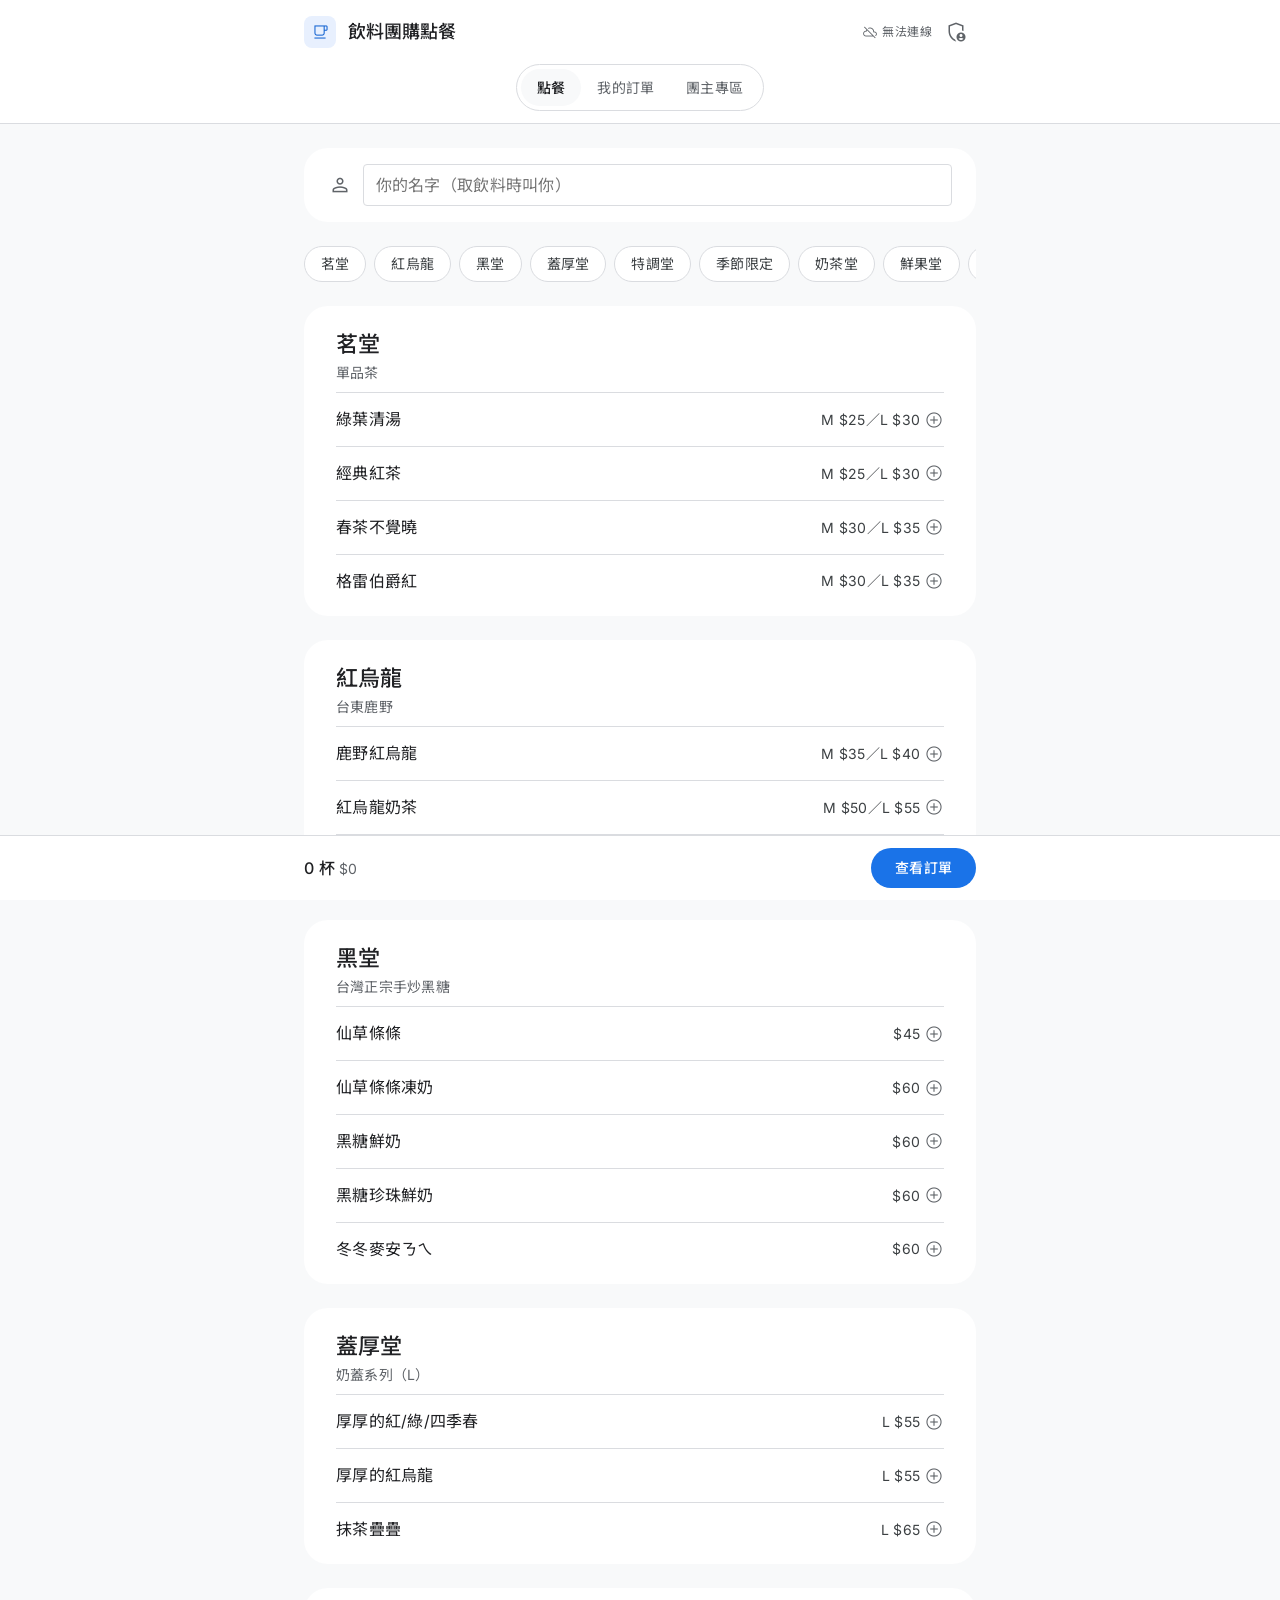
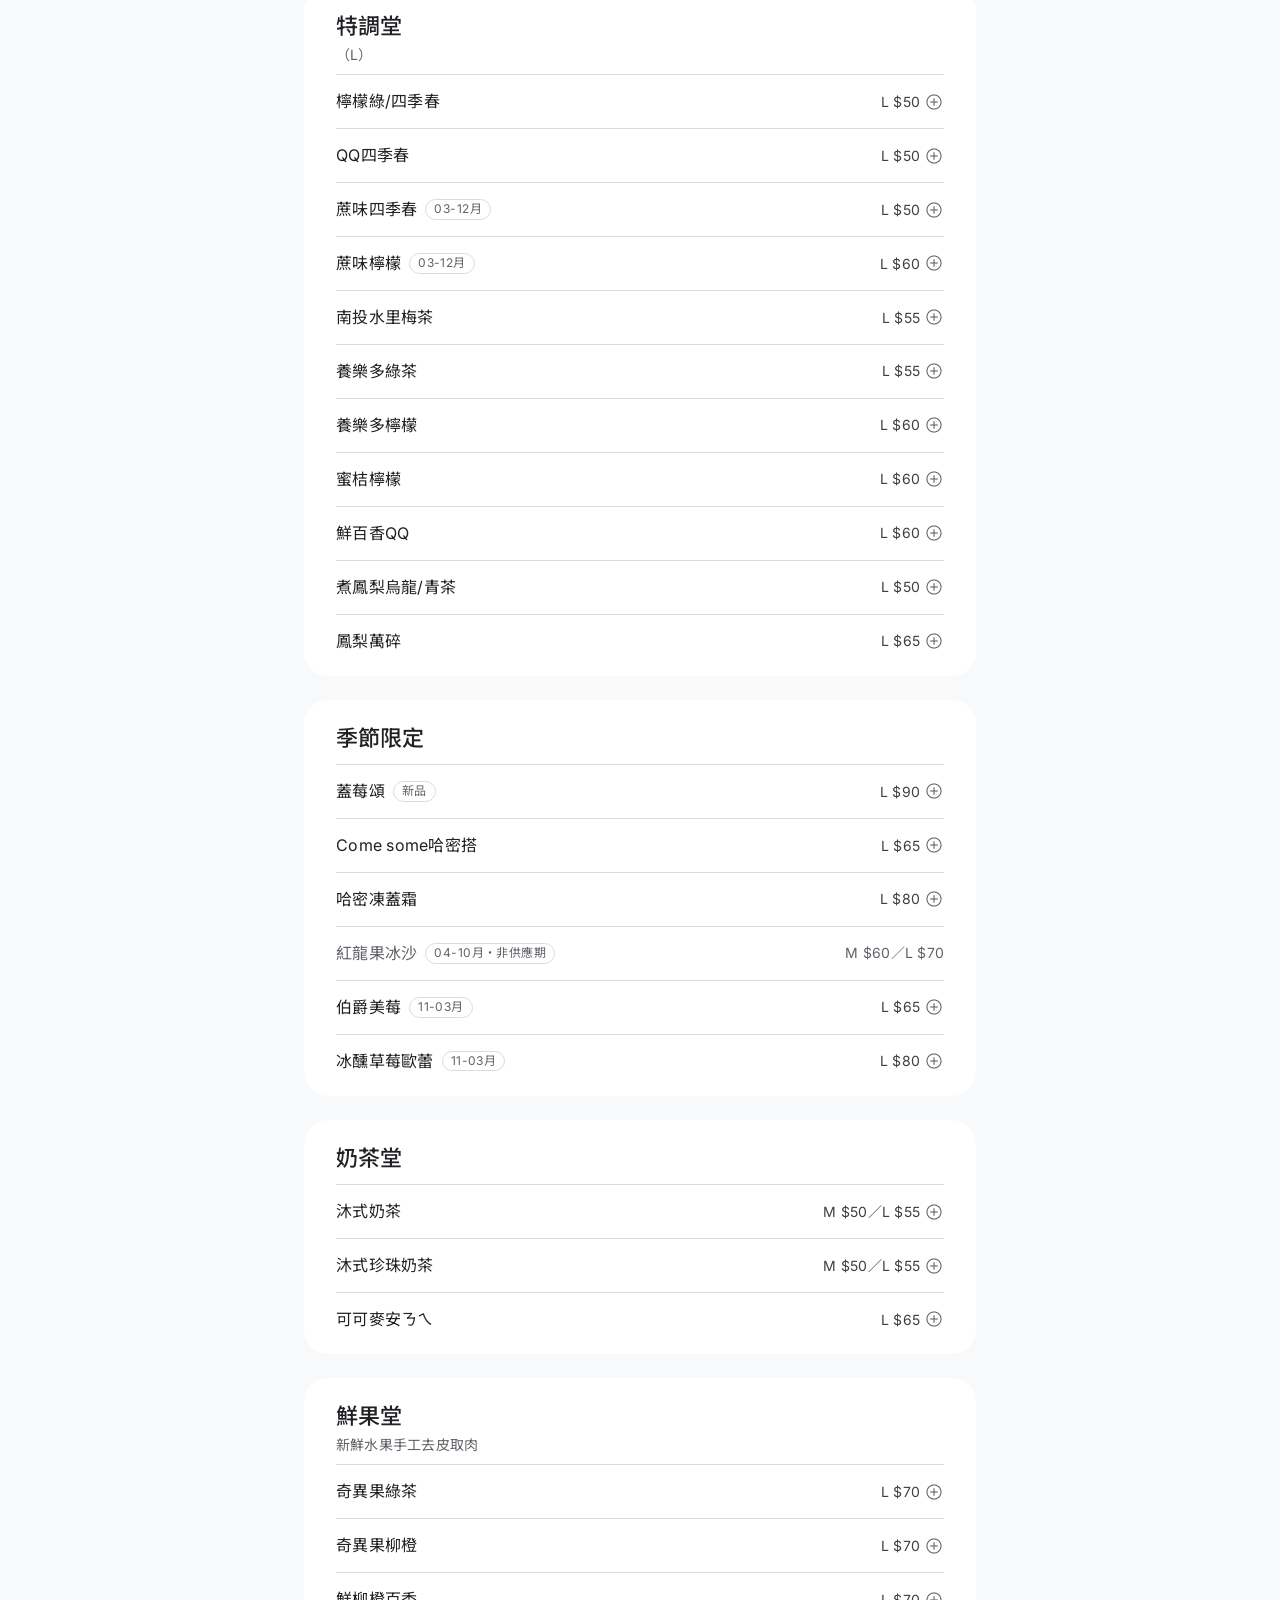
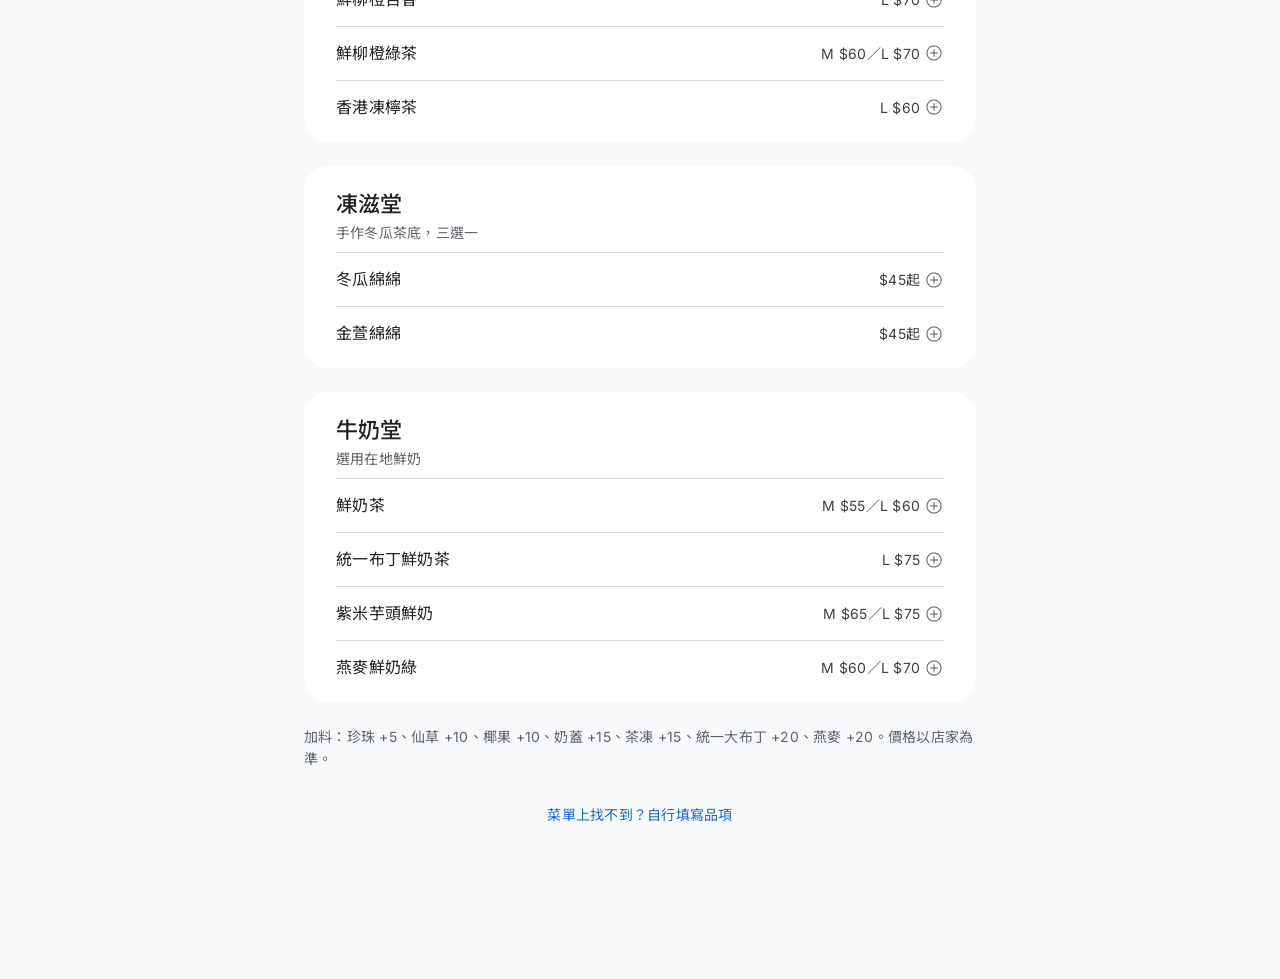
<file: drink/index.html>
<!DOCTYPE html>
<html lang="zh-Hant">
<head>
<meta charset="utf-8">
<meta name="viewport" content="width=device-width, initial-scale=1, viewport-fit=cover">
<meta name="robots" content="noindex,nofollow">
<title>飲料團購點餐</title>
<link rel="stylesheet" href="style.css?v=202611201429">
</head>
<body>
<header class="tt-nav">
  <div class="tt-nav-inner">
    <div class="tt-brand"><span class="tt-brand-icon"><span class="tt-icon">local_cafe</span></span><span class="tt-brand-label" id="title">飲料團購點餐</span></div>
    <div class="nav-end"><div class="status" id="status">載入中</div><button class="iconbtn" id="adminBtn" aria-label="團主" title="團主"><span class="tt-icon">admin_panel_settings</span></button></div>
  </div>
  <div class="tabbar">
    <div class="tt-tabs" role="tablist">
      <button class="tt-tab" role="tab" id="tabMenu" aria-selected="true">點餐</button>
      <button class="tt-tab" role="tab" id="tabMine" aria-selected="false">我的訂單</button>
      <button class="tt-tab" role="tab" id="tabAll" aria-selected="false">團主專區</button>
    </div>
  </div>
</header>

<main>
  <div id="notice" class="notice hide"></div>

  <section id="vMenu">
    <div class="card who" style="padding:16px 24px"><span class="tt-icon">person</span><input id="nick" placeholder="你的名字（取飲料時叫你）" maxlength="20" aria-label="你的名字"></div>
    <div id="gallery" class="card hide">
      <h2 class="card-title">菜單照片</h2>
      <div class="thumbs" id="thumbs"></div>
      <p class="muted" style="margin:8px 0 0">點照片可放大</p>
    </div>
    <div id="freeBox" class="card hide">
      <h2 class="card-title">填寫飲料</h2>
      <p class="muted" style="margin:0 0 16px" id="freeHint">這家店請看上方菜單照片，自行填寫品項與價格。</p>
      <button class="btn ghost" id="freeBtn"><span class="tt-icon">edit</span>填寫一杯</button>
    </div>
    <nav class="catnav" id="catnav" aria-label="分類"></nav>
    <div id="menu"></div>
    <p class="muted" id="menuFoot"></p>
    <p class="foot hide" id="otherLink"><a href="#" class="link" id="otherBtn">菜單上找不到？自行填寫品項</a></p>
  </section>

  <section id="vMine" class="hide">
    <div class="card"><h2 class="card-title">我的訂單</h2><div id="mine"></div></div>
  </section>

  <section id="vAll" class="hide">
    <div id="adminBox" class="card hide">
      <h2 class="card-title">團主設定</h2>
      <p class="muted" style="margin:-8px 0 16px">此頁不會自動更新。要看最新訂單請按叫貨清單旁的「更新」。</p>
      <label class="field-label" for="cfgShop">今日訂購商家</label>
      <div class="row" style="flex-wrap:nowrap;margin-bottom:8px"><select id="cfgShop" style="flex:1"></select><button class="btn ghost" id="shopEdit">編輯</button></div>
      <p style="margin:0 0 16px"><a href="#" class="link" id="shopNew">＋ 新增商家（上傳菜單）</a></p>
      <div class="timegrid">
        <div><label class="field-label" for="cfgOpenAt">開放訂購時間</label><input id="cfgOpenAt" type="datetime-local"></div>
        <div><label class="field-label" for="cfgCloseAt">截團時間</label><input id="cfgCloseAt" type="datetime-local"></div>
      </div>
      <p class="muted" style="margin:8px 0 16px">留空表示不限制。到截團時間後，同事就無法再新增或修改訂單。</p>
      <label class="field-label" for="cfgNote">備註</label>
      <input id="cfgNote" maxlength="80" placeholder="例：12:30 到貨，請到 3 樓會議室領取">
      <div class="row" style="margin-top:16px">
        <button class="btn ghost" id="cfgSave">儲存設定</button>
        <button class="btn ghost" id="cfgToggle">關閉點餐</button>
        <button class="btn danger" id="cfgClear">清空訂單</button>
        <button class="btn ghost" id="adminOut">登出</button>
      </div>
      <div class="row" style="margin-top:16px"><button class="btn ghost" id="inviteBtn"><span class="tt-icon">link</span>複製團主邀請連結</button><span class="muted" id="inviteMsg"></span></div>
      <p class="muted" style="margin:8px 0 0">用私訊傳給要開團的同事，對方點開就會自動登入。請勿貼到群組。</p>
      <div id="clearConfirm" class="row hide" style="margin-top:16px"><span class="muted">確定刪除所有人的訂單？</span><button class="btn danger" id="clearYes">確定清空</button><button class="btn ghost" id="clearNo">取消</button></div>
      <div id="adminMsg" class="muted" style="margin-top:8px"></div>
    </div>

    <div id="shopEditor" class="card hide">
      <h2 class="card-title" id="seTitle">新增商家</h2>
      <label class="field-label" for="seName">商家名稱</label>
      <input id="seName" maxlength="30" placeholder="例：茶湯會 北醫店">
      <div class="grp"><label class="t">菜單照片（最多 6 張）</label>
        <div class="thumbs" id="seThumbs"></div>
        <label class="btn ghost" style="margin-top:8px"><span class="tt-icon">add_photo_alternate</span>選擇照片<input type="file" id="seFile" accept="image/*" multiple hidden></label>
      </div>
      <div class="grp" id="seAdv">
        <label class="t" for="seText">點選式菜單</label>
        <p class="muted" style="margin:0 0 8px">上傳照片後會自動解析成品項，請核對價格，可直接修改文字。標示 [待確認] 的是 AI 看不清楚的地方。</p>
        <div class="row" style="margin-bottom:8px"><button class="btn ghost" id="seParse"><span class="tt-icon">auto_awesome</span>用 AI 解析照片</button><button class="btn ghost hide" id="seStop">停止</button><span class="muted" id="seAiMsg"></span></div>
        <textarea id="seText" rows="12" style="font-family:ui-monospace,Menlo,monospace;font-size:13px" placeholder="# 分類名稱
品名 M50 L55
品名 45
冰塊: 正常冰 少冰 微冰 去冰 溫 熱
甜度: 正常糖 少糖 半糖 微糖 無糖
加料: 珍珠5 椰果10"></textarea>
        <div id="sePreview" class="muted" style="margin-top:8px"></div>
        <details style="margin-top:12px"><summary class="muted" style="cursor:pointer">AI 解析不能用時：改用其他 AI 工具</summary>
          <p class="muted" style="margin:8px 0">按下方按鈕複製指令，連同菜單照片貼給 ChatGPT、Gemini 或 Claude，再把回覆貼到上面的文字框。</p>
          <div class="row"><button class="btn ghost" id="seCopyPrompt"><span class="tt-icon">content_copy</span>複製 AI 指令</button><span class="muted" id="sePromptMsg"></span></div>
        </details>
      </div>
      <label class="row" style="margin-top:16px"><input type="checkbox" id="seUse" checked style="width:auto"> 儲存後設為今日訂購商家</label>
      <div class="row" style="margin-top:16px"><button class="btn" id="seSave">儲存</button><button class="btn ghost" id="seCancel">取消</button><button class="btn danger hide" id="seDelete">刪除這家</button></div>
      <div id="seMsg" class="muted" style="margin-top:8px"></div>
    </div>

    <div class="card">
      <div class="card-head"><h2 class="card-title">叫貨清單</h2><button class="btn ghost" id="refresh" aria-label="重新整理"><span class="tt-icon">refresh</span>更新</button></div>
      <pre id="merged"></pre>
      <div class="row"><button class="btn" id="copyBtn"><span class="tt-icon">content_copy</span>複製清單</button><span id="copyMsg" class="muted"></span></div>
    </div>

    <div class="card"><h2 class="card-title">依人分列</h2><div id="byPerson"></div></div>

    <div id="loginBox" class="foot"><a href="#" id="loginLink" class="link">團主登入</a></div>
    <div id="loginForm" class="card hide">
      <h2 class="card-title">團主登入</h2>
      <label class="field-label" for="adminKey">團主密碼</label>
      <div class="row" style="flex-wrap:nowrap"><input id="adminKey" type="password"><button class="btn ghost" id="loginBtn">登入</button></div>
      <div id="loginMsg" class="muted" style="margin-top:8px"></div>
    </div>
  </section>
</main>

<div class="cartbar" id="cartbar"><div class="cartbar-inner"><div><b id="cbCount">0 杯</b> <span class="muted" id="cbSum">$0</span></div><button class="btn" id="cbGo">查看訂單</button></div></div>

<div class="lightbox" id="lightbox" role="dialog" aria-modal="true"><img id="lbImg" alt="菜單照片"><button class="iconbtn close" id="lbClose" aria-label="關閉"><span class="tt-icon">close</span></button><button class="iconbtn nav prev" id="lbPrev" aria-label="上一張"><span class="tt-icon">chevron_left</span></button><button class="iconbtn nav next" id="lbNext" aria-label="下一張"><span class="tt-icon">chevron_right</span></button></div>
<div class="sheet-bg" id="sheetBg"><div class="sheet" id="sheet" role="dialog" aria-modal="true"></div></div>

<script src="config.js?v=202611201429"></script>
<script src="app.js?v=202611201429"></script>
</body>
</html>
</file>
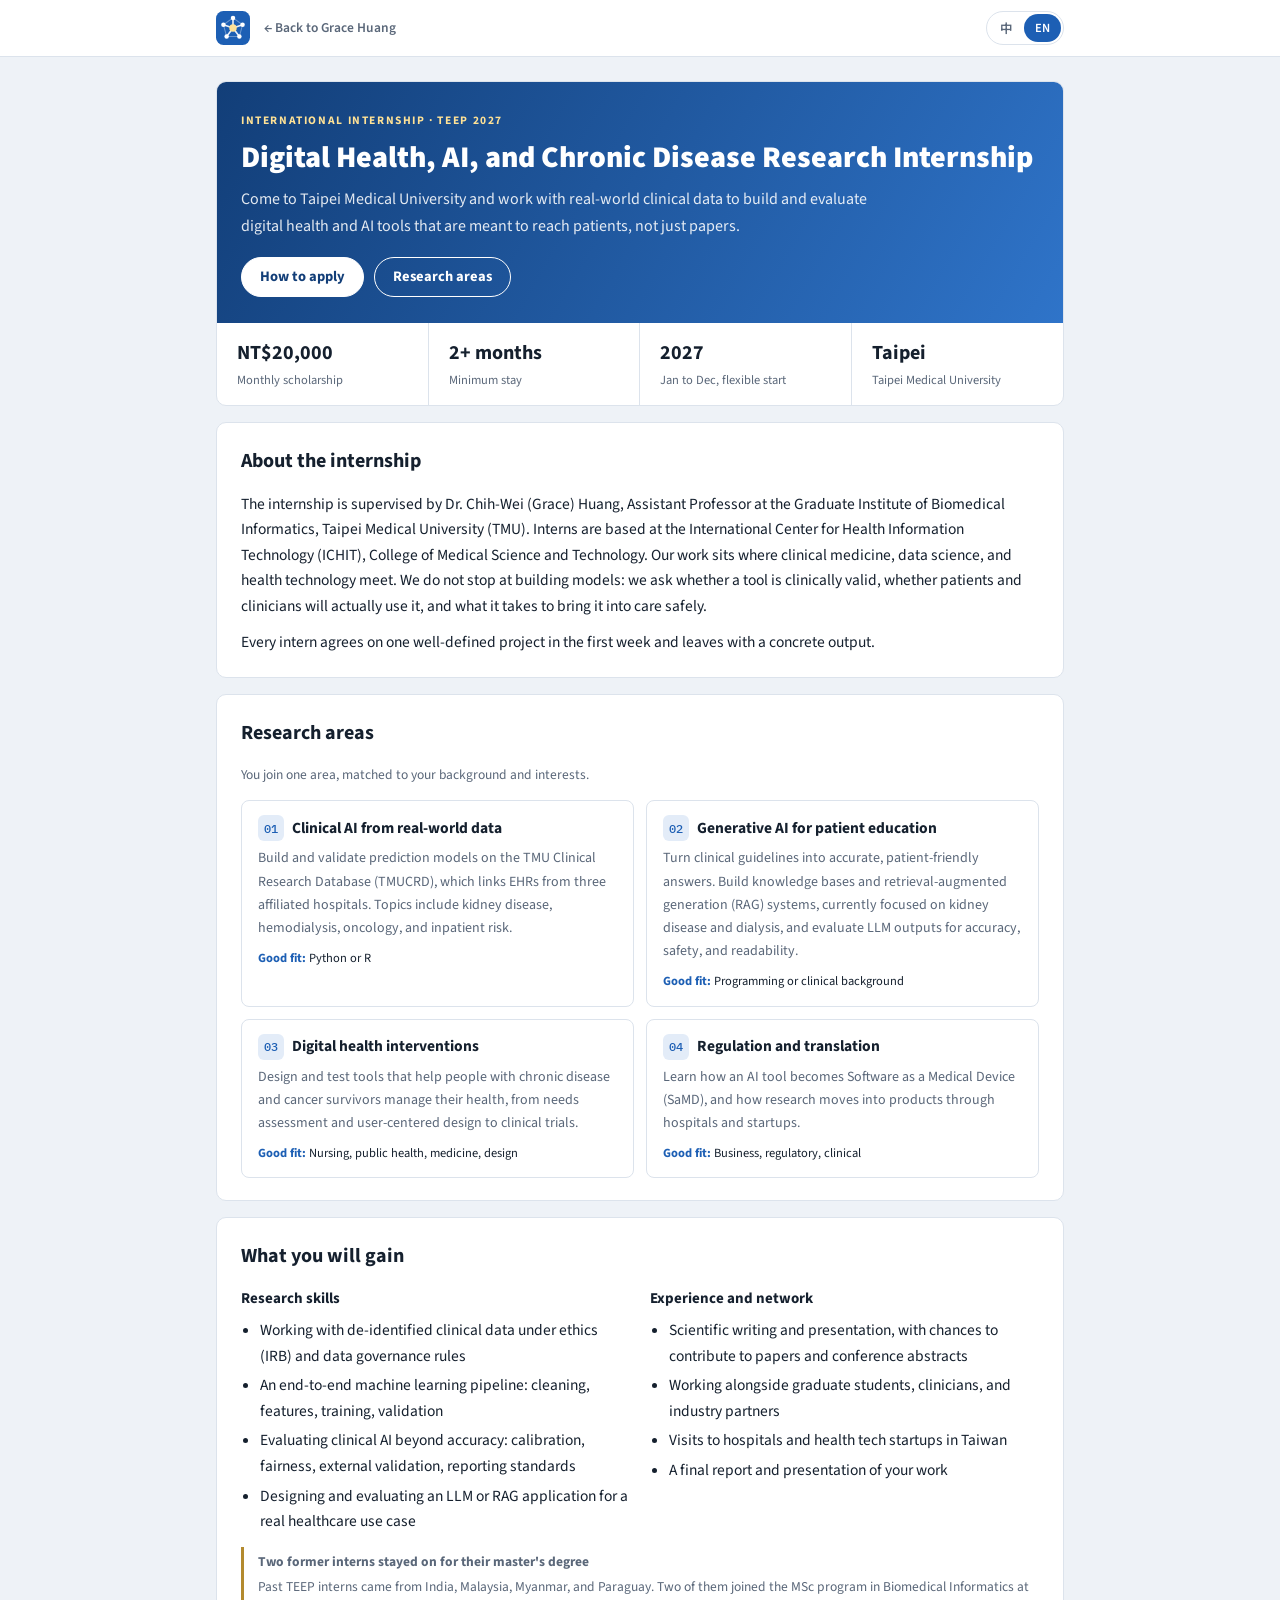
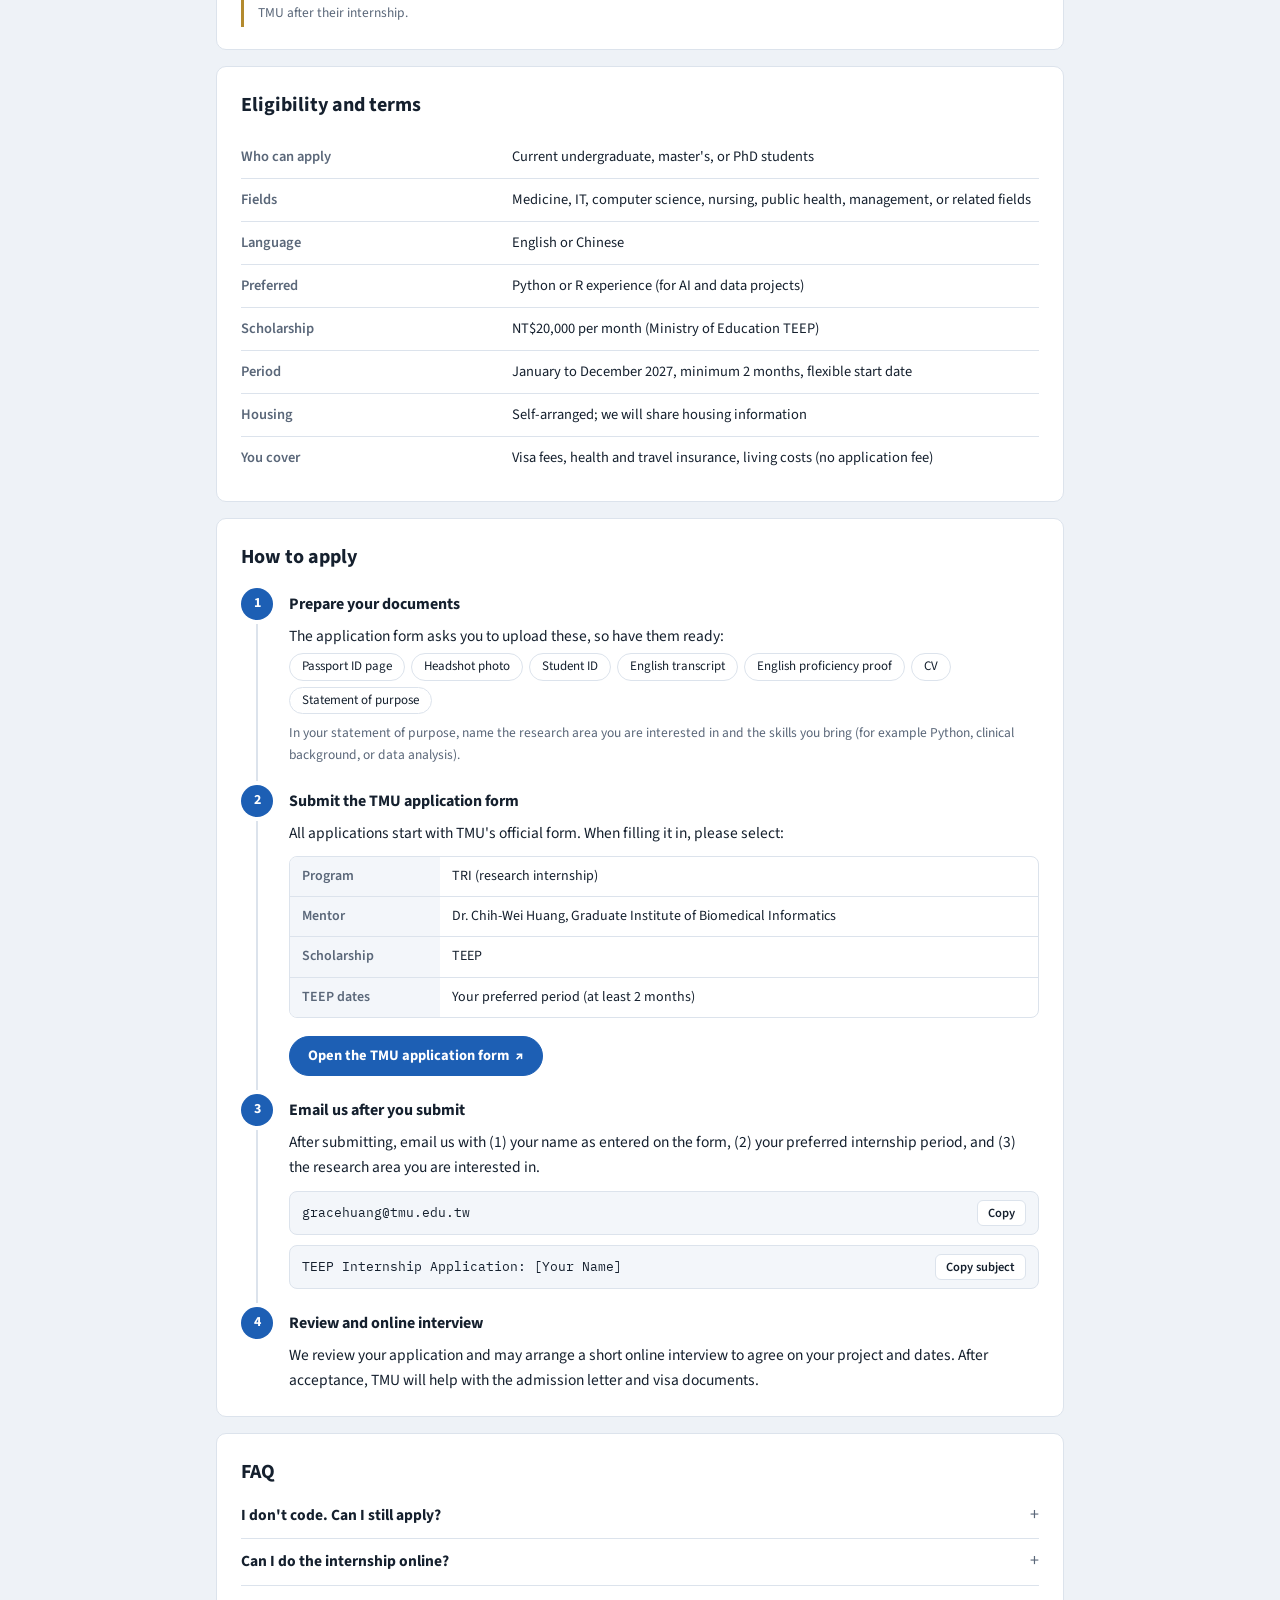
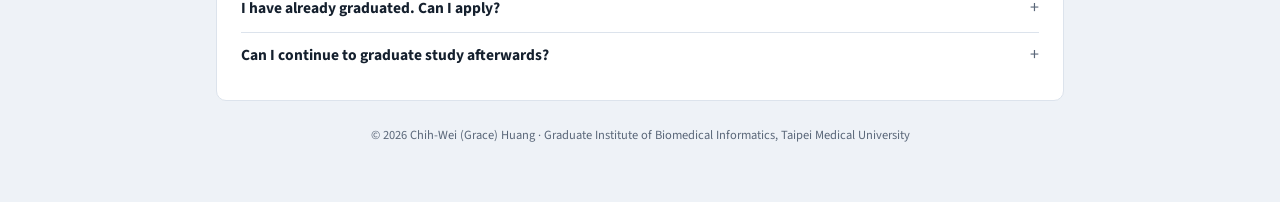
<file: internship/index.html>
<!doctype html>
<html lang="en">
<head>
<meta charset="utf-8">
<meta name="viewport" content="width=device-width, initial-scale=1, viewport-fit=cover">
<meta name="description" content="International research internship (TEEP) in digital health and medical AI with Dr. Chih-Wei (Grace) Huang, Taipei Medical University. Eligibility, research areas, scholarship and how to apply.">
<meta property="og:title" content="Research Internship | Grace Huang Lab, Taipei Medical University">
<meta property="og:description" content="Join our TEEP internship in digital health and AI for chronic disease care. NT$20,000/month scholarship, minimum 2 months.">
<meta property="og:type" content="website">
<meta property="og:image" content="../photo.jpg">
<link rel="icon" href="data:image/svg+xml,%3Csvg xmlns='http://www.w3.org/2000/svg' viewBox='0 0 64 64'%3E%3Crect width='64' height='64' rx='14' fill='%231D5FB4'/%3E%3Cg stroke='%23fff' stroke-width='3' stroke-linecap='round' opacity='.9'%3E%3Cpath d='M32 32L32 13M32 32L50 26M32 32L44 48M32 32L20 48M32 32L14 26'/%3E%3C/g%3E%3Cg fill='%23fff'%3E%3Ccircle cx='32' cy='13' r='4.2'/%3E%3Ccircle cx='50' cy='26' r='4.2'/%3E%3Ccircle cx='44' cy='48' r='4.2'/%3E%3Ccircle cx='20' cy='48' r='4.2'/%3E%3Ccircle cx='14' cy='26' r='4.2'/%3E%3C/g%3E%3Ccircle cx='32' cy='32' r='7' fill='%23FFE296'/%3E%3C/svg%3E">
<title>Research Internship | Grace Huang Lab</title>
<link rel="preconnect" href="https://fonts.googleapis.com">
<link rel="preconnect" href="https://fonts.gstatic.com" crossorigin>
<link rel="stylesheet" href="https://fonts.googleapis.com/css2?family=Source+Sans+3:wght@400;600;700&family=Noto+Sans+TC:wght@400;500;700;900&family=IBM+Plex+Mono:wght@400;500&display=swap">
<style>
:root{
  --bg:#EEF2F7; --card:#FFFFFF; --ink:#15202E; --muted:#5A6779; --line:#DCE3EC; --hover:#F3F6FA;
  --tmu:#1D5FB4; --tmu-deep:#123E78; --tmu-soft:#E3ECF8; --gold:#B38A2E; --on-tmu:#FFFFFF;
  --banner-a:#123E78; --banner-b:#2F74C9;
  --f-sans:"Source Sans 3","Noto Sans TC","PingFang TC","Microsoft JhengHei",system-ui,sans-serif;
  --f-mono:"IBM Plex Mono",ui-monospace,Menlo,monospace;
  --r:10px;
}
@media (prefers-color-scheme:dark){:root:not([data-theme="light"]){
  --bg:#0B111C; --card:#131C2B; --ink:#E4EAF3; --muted:#97A5B8; --line:#243145; --hover:#1A2537;
  --tmu:#6EA6EE; --tmu-deep:#A9C9F6; --tmu-soft:#172A45; --gold:#D9B45E; --on-tmu:#0A1628;
  --banner-a:#0A1E3D; --banner-b:#174A8C; color-scheme:dark}}
:root[data-theme="dark"]{
  --bg:#0B111C; --card:#131C2B; --ink:#E4EAF3; --muted:#97A5B8; --line:#243145; --hover:#1A2537;
  --tmu:#6EA6EE; --tmu-deep:#A9C9F6; --tmu-soft:#172A45; --gold:#D9B45E; --on-tmu:#0A1628;
  --banner-a:#0A1E3D; --banner-b:#174A8C; color-scheme:dark}

*{box-sizing:border-box}
body{margin:0;background:var(--bg);color:var(--ink);font-family:var(--f-sans);font-size:15.5px;line-height:1.65;-webkit-font-smoothing:antialiased}
html:not([data-lang]) .zh,html[data-lang="zh"] .en{display:none!important}
html[data-lang="en"] .zh{display:none!important}
a{color:var(--tmu)}
button{font-family:inherit}
:focus-visible{outline:2px solid var(--tmu);outline-offset:2px;border-radius:6px}
h1,h2,h3{margin:0;text-wrap:balance}
p{margin:0}
ul{margin:0;padding-left:1.2em}
li+li{margin-top:4px}

.topbar{position:sticky;top:0;z-index:20;background:var(--card);border-bottom:1px solid var(--line)}
.topbar-in{max-width:880px;margin:0 auto;padding-inline:16px;display:flex;align-items:center;gap:14px;height:56px}
.logo{width:34px;height:34px;flex:none;display:block}
.logo svg{width:100%;height:100%;display:block}
.back{color:var(--muted);text-decoration:none;font-size:13.5px;font-weight:600;flex:1;min-width:0;white-space:nowrap;overflow:hidden;text-overflow:ellipsis}
.back:hover{color:var(--ink)}
.lang{display:inline-flex;border:1px solid var(--line);border-radius:999px;padding:2px;flex:none}
.lang button{border:0;background:none;color:var(--muted);font-size:12.5px;font-weight:600;padding:4px 11px;border-radius:999px;cursor:pointer}
.lang button[aria-pressed="true"]{background:var(--tmu);color:var(--on-tmu)}

.page{max-width:880px;margin:0 auto;padding:24px 16px 56px;display:flex;flex-direction:column;gap:16px}
.card{background:var(--card);border:1px solid var(--line);border-radius:var(--r);padding:22px 24px;scroll-margin-top:72px}
.card > h2{font-size:20px;font-weight:700;margin-bottom:14px}
.sub{color:var(--muted);font-size:13.5px}

.hero{padding:0;overflow:hidden}
.hero-band{background:linear-gradient(120deg,var(--banner-a),var(--banner-b));color:#fff;padding:30px 24px 26px}
.kicker{font-size:11.5px;font-weight:700;letter-spacing:.14em;text-transform:uppercase;color:#FFE296}
.hero h1{font-size:30px;font-weight:900;line-height:1.25;margin-top:8px}
.hero .lede{margin-top:10px;max-width:40em;color:#FFFFFFE0;font-size:16px}
.cta{display:flex;flex-wrap:wrap;gap:10px;margin-top:18px}
.btn{border:1.5px solid var(--tmu);background:var(--card);color:var(--tmu);font-weight:700;font-size:14.5px;padding:7px 18px;border-radius:999px;cursor:pointer;text-decoration:none;display:inline-flex;align-items:center;gap:6px}
.btn:hover{background:var(--tmu-soft)}
.btn.solid{background:var(--tmu);color:var(--on-tmu)}
.btn.solid:hover{background:var(--tmu-deep);border-color:var(--tmu-deep)}
.hero .btn{border-color:#fff;background:#fff;color:#123E78}
.hero .btn:hover{background:#FFE296;border-color:#FFE296}
.hero .btn.line{background:transparent;color:#fff}
.hero .btn.line:hover{background:#FFFFFF1F;color:#fff;border-color:#fff}

.facts{display:grid;grid-template-columns:repeat(4,minmax(0,1fr))}
.fact{padding:14px 20px;border-right:1px solid var(--line)}
.fact:last-child{border-right:0}
.fact .n{font-size:20px;font-weight:700;font-variant-numeric:tabular-nums}
.fact .l{font-size:12.5px;color:var(--muted)}

.tracks{display:grid;grid-template-columns:repeat(2,minmax(0,1fr));gap:12px}
.track{border:1px solid var(--line);border-radius:8px;padding:14px 16px}
.track h3{font-size:15.5px;font-weight:700;display:flex;align-items:center;gap:8px}
.track .ico{width:26px;height:26px;border-radius:6px;display:grid;place-items:center;background:var(--tmu-soft);color:var(--tmu);flex:none;font-family:var(--f-mono);font-size:12px;font-weight:500}
.track p{margin-top:6px;color:var(--muted);font-size:14px}
.track .need{margin-top:8px;font-size:12.5px;color:var(--ink)}
.track .need b{color:var(--tmu)}

.two{display:grid;grid-template-columns:repeat(2,minmax(0,1fr));gap:20px}
.two h3{font-size:15px;font-weight:700;margin-bottom:6px}

.steps{list-style:none;padding:0;margin:0;counter-reset:s}
.steps > li{position:relative;padding:0 0 18px 48px;counter-increment:s}
.steps > li+li{margin-top:0}
.steps > li::before{content:counter(s);position:absolute;left:0;top:0;width:32px;height:32px;border-radius:50%;background:var(--tmu);color:var(--on-tmu);display:grid;place-items:center;font-weight:700;font-size:14px}
.steps > li::after{content:"";position:absolute;left:15px;top:36px;bottom:4px;width:2px;background:var(--line)}
.steps > li:last-child{padding-bottom:0}
.steps > li:last-child::after{display:none}
.steps h3{font-size:16px;font-weight:700;line-height:32px}
.steps p,.steps ul{margin-top:4px}
.fill{margin-top:10px;border:1px solid var(--line);border-radius:8px;overflow:hidden;font-size:14px}
.fill div{display:grid;grid-template-columns:150px 1fr;border-top:1px solid var(--line)}
.fill div:first-child{border-top:0}
.fill > div > span{padding:8px 12px}
.fill > div > span:first-child{background:var(--hover);color:var(--muted);font-weight:600}
.docs{display:flex;flex-wrap:wrap;gap:6px;margin-top:8px;padding:0;list-style:none}
.docs li{margin:0;border:1px solid var(--line);border-radius:999px;padding:2px 12px;font-size:13px}
.mrow{display:flex;align-items:center;gap:10px;flex-wrap:wrap;margin-top:10px;background:var(--hover);border:1px solid var(--line);border-radius:8px;padding:8px 12px;font-size:14px}
.mrow .val{font-family:var(--f-mono);font-size:13px;flex:1;min-width:0;word-break:break-all}
.copy{border:1px solid var(--line);background:var(--card);color:var(--ink);border-radius:6px;font-size:12.5px;font-weight:600;padding:3px 10px;cursor:pointer}
.copy:hover{border-color:var(--tmu);color:var(--tmu)}

.terms{width:100%;border-collapse:collapse;font-size:14.5px}
.terms th,.terms td{text-align:left;padding:9px 0;border-top:1px solid var(--line);vertical-align:top}
.terms tr:first-child th,.terms tr:first-child td{border-top:0}
.terms th{width:34%;color:var(--muted);font-weight:600;padding-right:14px}

details{border-top:1px solid var(--line);padding:10px 0}
details:first-of-type{border-top:0;padding-top:0}
summary{cursor:pointer;font-weight:700;list-style:none;display:flex;justify-content:space-between;gap:12px}
summary::-webkit-details-marker{display:none}
summary::after{content:"+";color:var(--muted);font-weight:400;font-size:18px;line-height:1.3}
details[open] summary::after{content:"\2212"}
details p{margin-top:6px;color:var(--muted)}

.quote{border-left:3px solid var(--gold);padding:2px 0 2px 14px;margin-top:12px}
.quote b{display:block}
.quote span{color:var(--muted);font-size:13.5px}

footer{text-align:center;color:var(--muted);font-size:12.5px;padding-top:8px}
.toast{position:fixed;left:50%;bottom:24px;transform:translateX(-50%) translateY(20px);background:var(--ink);color:var(--card);padding:8px 16px;border-radius:999px;font-size:13.5px;opacity:0;pointer-events:none;transition:.25s}
.toast.show{opacity:1;transform:translateX(-50%) translateY(0)}

@media (max-width:680px){
  .hero h1{font-size:24px}
  .facts{grid-template-columns:repeat(2,minmax(0,1fr))}
  .fact:nth-child(2){border-right:0}
  .fact:nth-child(-n+2){border-bottom:1px solid var(--line)}
  .tracks,.two{grid-template-columns:minmax(0,1fr)}
  .card{padding:18px 16px}
  .hero-band{padding:24px 16px 22px}
  .fill div{grid-template-columns:110px 1fr}
  .terms th{width:40%}
}
@media (prefers-reduced-motion:reduce){*{transition:none!important}}
</style>
</head>
<body>

<header class="topbar">
  <div class="topbar-in">
    <a class="logo" href="../" aria-label="Home"><svg viewBox="0 0 64 64" aria-hidden="true"><rect width="64" height="64" rx="14" fill="#1D5FB4"/><g stroke="#fff" stroke-width="3" stroke-linecap="round" opacity=".9"><path d="M32 32L32 13M32 32L50 26M32 32L44 48M32 32L20 48M32 32L14 26"/></g><g stroke="#fff" stroke-width="2" opacity=".35" fill="none"><path d="M32 13L50 26L44 48L20 48L14 26Z"/></g><g fill="#fff"><circle cx="32" cy="13" r="4.2"/><circle cx="50" cy="26" r="4.2"/><circle cx="44" cy="48" r="4.2"/><circle cx="20" cy="48" r="4.2"/><circle cx="14" cy="26" r="4.2"/></g><circle cx="32" cy="32" r="7" fill="#FFE296"/></svg></a>
    <a class="back" href="../#lab"><span class="zh">← 回到黃芝瑋個人網頁</span><span class="en">← Back to Grace Huang</span></a>
    <div class="lang" role="group" aria-label="Language">
      <button type="button" data-set="zh" aria-pressed="false">中</button>
      <button type="button" data-set="en" aria-pressed="true">EN</button>
    </div>
  </div>
</header>

<main class="page">

  <!-- HERO -->
  <section class="card hero" id="top">
    <div class="hero-band">
      <p class="kicker"><span class="zh">國際實習生招募・TEEP 2027</span><span class="en">International internship · TEEP 2027</span></p>
      <h1><span class="zh">智癒未來：慢性病數位健康與 AI 創新人才計畫</span><span class="en">Digital Health, AI, and Chronic Disease Research Internship</span></h1>
      <p class="lede zh">歡迎國際學生到臺北醫學大學，與我們一起用真實世界的醫療資料做研究，開發並驗證能真正走進臨床的數位健康與 AI 工具。</p>
      <p class="lede en">Come to Taipei Medical University and work with real-world clinical data to build and evaluate digital health and AI tools that are meant to reach patients, not just papers.</p>
      <div class="cta">
        <a class="btn" href="#apply"><span class="zh">如何申請</span><span class="en">How to apply</span></a>
        <a class="btn line" href="#areas"><span class="zh">研究方向</span><span class="en">Research areas</span></a>
      </div>
    </div>
    <div class="facts">
      <div class="fact"><div class="n">NT$20,000</div><div class="l"><span class="zh">每月獎學金</span><span class="en">Monthly scholarship</span></div></div>
      <div class="fact"><div class="n"><span class="zh">2 個月起</span><span class="en">2+ months</span></div><div class="l"><span class="zh">最短實習期間</span><span class="en">Minimum stay</span></div></div>
      <div class="fact"><div class="n">2027</div><div class="l"><span class="zh">1 月至 12 月，彈性起始</span><span class="en">Jan to Dec, flexible start</span></div></div>
      <div class="fact"><div class="n"><span class="zh">臺北</span><span class="en">Taipei</span></div><div class="l"><span class="zh">臺北醫學大學</span><span class="en">Taipei Medical University</span></div></div>
    </div>
  </section>

  <!-- ABOUT -->
  <section class="card" id="about">
    <h2><span class="zh">關於這個實習</span><span class="en">About the internship</span></h2>
    <p class="zh">實習由臺北醫學大學醫學資訊研究所黃芝瑋助理教授指導，學員在醫學科技學院健康資訊科技國際研究中心（ICHIT）進行研究。我們的工作橫跨臨床醫學、資料科學與健康科技：不只做模型，也追問這個工具在臨床上是否有效、病人與醫護是否真的會用，以及要如何安全地走向實際應用。</p>
    <p class="en">The internship is supervised by Dr. Chih-Wei (Grace) Huang, Assistant Professor at the Graduate Institute of Biomedical Informatics, Taipei Medical University (TMU). Interns are based at the International Center for Health Information Technology (ICHIT), College of Medical Science and Technology. Our work sits where clinical medicine, data science, and health technology meet. We do not stop at building models: we ask whether a tool is clinically valid, whether patients and clinicians will actually use it, and what it takes to bring it into care safely.</p>
    <p class="zh" style="margin-top:10px">每位學員會在第一週和老師確認一個明確的專題，實習結束時帶走一份具體成果。</p>
    <p class="en" style="margin-top:10px">Every intern agrees on one well-defined project in the first week and leaves with a concrete output.</p>
  </section>

  <!-- AREAS -->
  <section class="card" id="areas">
    <h2><span class="zh">研究方向</span><span class="en">Research areas</span></h2>
    <p class="sub" style="margin-bottom:14px"><span class="zh">依你的背景與興趣，加入其中一個方向。</span><span class="en">You join one area, matched to your background and interests.</span></p>
    <div class="tracks">
      <div class="track">
        <h3><span class="ico">01</span><span class="zh">真實世界資料的臨床 AI</span><span class="en">Clinical AI from real-world data</span></h3>
        <p class="zh">使用臺北醫學大學臨床研究資料庫（TMUCRD），串接北醫附醫、萬芳、雙和三院的電子病歷，開發與驗證腎臟病、血液透析、癌症及住院風險預測模型。</p>
        <p class="en">Build and validate prediction models on the TMU Clinical Research Database (TMUCRD), which links EHRs from three affiliated hospitals. Topics include kidney disease, hemodialysis, oncology, and inpatient risk.</p>
        <p class="need"><b><span class="zh">適合：</span><span class="en">Good fit:</span></b> <span class="zh">會 Python 或 R</span><span class="en">Python or R</span></p>
      </div>
      <div class="track">
        <h3><span class="ico">02</span><span class="zh">生成式 AI 病人衛教</span><span class="en">Generative AI for patient education</span></h3>
        <p class="zh">把臨床指引轉成準確、易懂的病人回答：建置知識庫與檢索增強生成（RAG）系統，目前以慢性腎臟病與透析照護為主，並評估大型語言模型輸出的正確性、安全性與可讀性。</p>
        <p class="en">Turn clinical guidelines into accurate, patient-friendly answers. Build knowledge bases and retrieval-augmented generation (RAG) systems, currently focused on kidney disease and dialysis, and evaluate LLM outputs for accuracy, safety, and readability.</p>
        <p class="need"><b><span class="zh">適合：</span><span class="en">Good fit:</span></b> <span class="zh">程式或醫療背景皆可</span><span class="en">Programming or clinical background</span></p>
      </div>
      <div class="track">
        <h3><span class="ico">03</span><span class="zh">數位健康介入</span><span class="en">Digital health interventions</span></h3>
        <p class="zh">為慢性病病人與癌症存活者設計並測試自我管理工具，從需求評估、以使用者為中心的設計，到臨床試驗。</p>
        <p class="en">Design and test tools that help people with chronic disease and cancer survivors manage their health, from needs assessment and user-centered design to clinical trials.</p>
        <p class="need"><b><span class="zh">適合：</span><span class="en">Good fit:</span></b> <span class="zh">護理、公衛、醫療、設計</span><span class="en">Nursing, public health, medicine, design</span></p>
      </div>
      <div class="track">
        <h3><span class="ico">04</span><span class="zh">醫材軟體法規與轉譯</span><span class="en">Regulation and translation</span></h3>
        <p class="zh">了解 AI 工具如何成為醫療器材軟體（SaMD），以及研究成果如何透過醫院與新創走向產品。</p>
        <p class="en">Learn how an AI tool becomes Software as a Medical Device (SaMD), and how research moves into products through hospitals and startups.</p>
        <p class="need"><b><span class="zh">適合：</span><span class="en">Good fit:</span></b> <span class="zh">管理、法規、醫療背景</span><span class="en">Business, regulatory, clinical</span></p>
      </div>
    </div>
  </section>

  <!-- LEARN -->
  <section class="card" id="learn">
    <h2><span class="zh">你會學到什麼</span><span class="en">What you will gain</span></h2>
    <div class="two">
      <div>
        <h3><span class="zh">研究技能</span><span class="en">Research skills</span></h3>
        <ul class="zh">
          <li>在研究倫理（IRB）與資料治理規範下使用去識別化臨床資料</li>
          <li>完整的機器學習流程：資料清理、特徵工程、模型訓練與驗證</li>
          <li>臨床 AI 評估：校準、公平性、外部驗證與報告規範</li>
          <li>為真實醫療情境設計並評估 LLM 或 RAG 應用</li>
        </ul>
        <ul class="en">
          <li>Working with de-identified clinical data under ethics (IRB) and data governance rules</li>
          <li>An end-to-end machine learning pipeline: cleaning, features, training, validation</li>
          <li>Evaluating clinical AI beyond accuracy: calibration, fairness, external validation, reporting standards</li>
          <li>Designing and evaluating an LLM or RAG application for a real healthcare use case</li>
        </ul>
      </div>
      <div>
        <h3><span class="zh">經驗與連結</span><span class="en">Experience and network</span></h3>
        <ul class="zh">
          <li>科學寫作與口頭報告，並有機會參與論文與研討會發表</li>
          <li>與研究生、臨床醫師與產業夥伴合作</li>
          <li>參訪醫院與醫療新創，認識臺灣的數位健康生態</li>
          <li>結業時完成成果報告與口頭發表</li>
        </ul>
        <ul class="en">
          <li>Scientific writing and presentation, with chances to contribute to papers and conference abstracts</li>
          <li>Working alongside graduate students, clinicians, and industry partners</li>
          <li>Visits to hospitals and health tech startups in Taiwan</li>
          <li>A final report and presentation of your work</li>
        </ul>
      </div>
    </div>
    <div class="quote">
      <b><span class="zh">已有 2 位實習生留下來讀碩士</span><span class="en">Two former interns stayed on for their master's degree</span></b>
      <span class="zh">過去的 TEEP 學員來自印度、馬來西亞、緬甸與巴拉圭，其中 2 位在實習後進入北醫醫學資訊研究所碩士班。</span>
      <span class="en">Past TEEP interns came from India, Malaysia, Myanmar, and Paraguay. Two of them joined the MSc program in Biomedical Informatics at TMU after their internship.</span>
    </div>
  </section>

  <!-- ELIGIBILITY + TERMS -->
  <section class="card" id="terms">
    <h2><span class="zh">申請資格與條件</span><span class="en">Eligibility and terms</span></h2>
    <table class="terms">
      <tr><th><span class="zh">對象</span><span class="en">Who can apply</span></th><td><span class="zh">在學的大學部、碩士或博士生</span><span class="en">Current undergraduate, master's, or PhD students</span></td></tr>
      <tr><th><span class="zh">科系</span><span class="en">Fields</span></th><td><span class="zh">醫學、資訊、資工、護理、公衛、管理或相關領域</span><span class="en">Medicine, IT, computer science, nursing, public health, management, or related fields</span></td></tr>
      <tr><th><span class="zh">語言</span><span class="en">Language</span></th><td><span class="zh">英文或中文</span><span class="en">English or Chinese</span></td></tr>
      <tr><th><span class="zh">加分條件</span><span class="en">Preferred</span></th><td><span class="zh">Python 或 R 程式經驗（AI 與資料方向）</span><span class="en">Python or R experience (for AI and data projects)</span></td></tr>
      <tr><th><span class="zh">獎學金</span><span class="en">Scholarship</span></th><td><span class="zh">每月新臺幣 20,000 元（教育部 TEEP 補助）</span><span class="en">NT$20,000 per month (Ministry of Education TEEP)</span></td></tr>
      <tr><th><span class="zh">期間</span><span class="en">Period</span></th><td><span class="zh">2027 年 1 月至 12 月，至少 2 個月，起始日期可彈性安排</span><span class="en">January to December 2027, minimum 2 months, flexible start date</span></td></tr>
      <tr><th><span class="zh">住宿</span><span class="en">Housing</span></th><td><span class="zh">自行安排，我們會提供租屋資訊</span><span class="en">Self-arranged; we will share housing information</span></td></tr>
      <tr><th><span class="zh">自付費用</span><span class="en">You cover</span></th><td><span class="zh">簽證費、醫療與旅遊保險、生活費（無申請費）</span><span class="en">Visa fees, health and travel insurance, living costs (no application fee)</span></td></tr>
    </table>
  </section>

  <!-- APPLY -->
  <section class="card" id="apply">
    <h2><span class="zh">如何申請</span><span class="en">How to apply</span></h2>
    <ol class="steps">
      <li>
        <h3><span class="zh">準備文件</span><span class="en">Prepare your documents</span></h3>
        <p class="zh">申請表需要上傳以下文件，建議先準備好：</p>
        <p class="en">The application form asks you to upload these, so have them ready:</p>
        <ul class="docs">
          <li><span class="zh">護照資料頁</span><span class="en">Passport ID page</span></li>
          <li><span class="zh">大頭照</span><span class="en">Headshot photo</span></li>
          <li><span class="zh">學生證</span><span class="en">Student ID</span></li>
          <li><span class="zh">英文成績單</span><span class="en">English transcript</span></li>
          <li><span class="zh">英文能力證明</span><span class="en">English proficiency proof</span></li>
          <li>CV</li>
          <li><span class="zh">研究動機說明</span><span class="en">Statement of purpose</span></li>
        </ul>
        <p class="sub zh" style="margin-top:8px">研究動機說明請寫出你有興趣的研究方向，以及你具備的技能（例如 Python、臨床背景或資料分析）。</p>
        <p class="sub en" style="margin-top:8px">In your statement of purpose, name the research area you are interested in and the skills you bring (for example Python, clinical background, or data analysis).</p>
      </li>
      <li>
        <h3><span class="zh">填寫北醫申請表</span><span class="en">Submit the TMU application form</span></h3>
        <p class="zh">所有申請都必須先完成北醫的官方申請表。填寫時請選擇：</p>
        <p class="en">All applications start with TMU's official form. When filling it in, please select:</p>
        <div class="fill">
          <div><span>Program</span><span>TRI <span class="zh">（研究實習）</span><span class="en">(research internship)</span></span></div>
          <div><span>Mentor</span><span>Dr. Chih-Wei Huang, Graduate Institute of Biomedical Informatics</span></div>
          <div><span>Scholarship</span><span>TEEP</span></div>
          <div><span><span class="zh">TEEP 起訖日</span><span class="en">TEEP dates</span></span><span><span class="zh">你希望的實習期間（至少 2 個月）</span><span class="en">Your preferred period (at least 2 months)</span></span></div>
        </div>
        <div class="cta"><a class="btn solid" href="https://form.jotform.com/212271642480450"><span class="zh">前往北醫申請表</span><span class="en">Open the TMU application form</span> ↗</a></div>
      </li>
      <li>
        <h3><span class="zh">寄信通知我們</span><span class="en">Email us after you submit</span></h3>
        <p class="zh">送出申請表後，請來信告知：(1) 你在表單上填寫的姓名、(2) 希望的實習期間、(3) 有興趣的研究方向。</p>
        <p class="en">After submitting, email us with (1) your name as entered on the form, (2) your preferred internship period, and (3) the research area you are interested in.</p>
        <div class="mrow"><span class="val" id="mail">gracehuang@tmu.edu.tw</span><button class="copy" type="button" data-copy="mail"><span class="zh">複製</span><span class="en">Copy</span></button></div>
        <div class="mrow"><span class="val" id="subj">TEEP Internship Application: [Your Name]</span><button class="copy" type="button" data-copy="subj"><span class="zh">複製主旨</span><span class="en">Copy subject</span></button></div>
      </li>
      <li>
        <h3><span class="zh">審查與線上面談</span><span class="en">Review and online interview</span></h3>
        <p class="zh">我們會審閱你的資料，並安排簡短的線上面談，確認研究方向與實習期間。錄取後，北醫會協助後續的錄取通知與簽證文件。</p>
        <p class="en">We review your application and may arrange a short online interview to agree on your project and dates. After acceptance, TMU will help with the admission letter and visa documents.</p>
      </li>
    </ol>
  </section>

  <!-- FAQ -->
  <section class="card" id="faq">
    <h2><span class="zh">常見問題</span><span class="en">FAQ</span></h2>
    <details>
      <summary><span class="zh">我沒有程式背景，可以申請嗎？</span><span class="en">I don't code. Can I still apply?</span></summary>
      <p class="zh">可以。數位健康介入與法規轉譯方向不需要程式能力，醫療、護理、公衛與管理背景都很適合。</p>
      <p class="en">Yes. The digital health intervention and regulation tracks do not require programming. Clinical, nursing, public health, and business backgrounds fit well.</p>
    </details>
    <details>
      <summary><span class="zh">可以線上實習嗎？</span><span class="en">Can I do the internship online?</span></summary>
      <p class="zh">TEEP 獎學金以來臺實習為原則。若你只能線上參與，請先來信討論。</p>
      <p class="en">The TEEP scholarship is for onsite internships in Taiwan. If you can only join remotely, email us first to discuss.</p>
    </details>
    <details>
      <summary><span class="zh">已經畢業可以申請嗎？</span><span class="en">I have already graduated. Can I apply?</span></summary>
      <p class="zh">TEEP 以在學學生為主。已畢業者請來信說明你的情況，我們會協助確認是否符合資格。</p>
      <p class="en">TEEP is mainly for enrolled students. If you have graduated, email us with your situation and we will check whether you are eligible.</p>
    </details>
    <details>
      <summary><span class="zh">實習結束後可以繼續讀研究所嗎？</span><span class="en">Can I continue to graduate study afterwards?</span></summary>
      <p class="zh">可以，而且我們很歡迎。已有實習生在結束後申請進入北醫醫學資訊研究所碩士班。</p>
      <p class="en">Yes, and we encourage it. Former interns have gone on to join the MSc program in Biomedical Informatics at TMU.</p>
    </details>
  </section>

  <footer><span class="zh">© 2026 黃芝瑋・臺北醫學大學 醫學資訊研究所</span><span class="en">© 2026 Chih-Wei (Grace) Huang · Graduate Institute of Biomedical Informatics, Taipei Medical University</span></footer>
</main>

<div class="toast" id="toast" role="status" aria-live="polite"></div>

<script>
(function(){
var root=document.documentElement;
function store(k,v){try{if(v===undefined)return localStorage.getItem(k);localStorage.setItem(k,v);}catch(e){return null;}}
function setLang(l){root.setAttribute('data-lang',l);root.lang=l==='zh'?'zh-Hant-TW':'en';
  document.querySelectorAll('.lang button').forEach(function(b){b.setAttribute('aria-pressed',String(b.dataset.set===l));});}
document.querySelectorAll('.lang button').forEach(function(b){b.onclick=function(){setLang(b.dataset.set);store('gh-lang-v2',b.dataset.set);};});
var init=store('gh-lang-v2');if(init!=='zh')init='en';if(location.hash==='#zh')init='zh';if(location.hash==='#en')init='en';setLang(init);

document.querySelectorAll('a[href^="http"]').forEach(function(a){a.target='_blank';a.rel='noopener';});

var tt;function toast(m){var t=document.getElementById('toast');t.textContent=m;t.classList.add('show');clearTimeout(tt);tt=setTimeout(function(){t.classList.remove('show');},1700);}
document.querySelectorAll('.copy').forEach(function(b){b.onclick=function(){
  var txt=document.getElementById(b.dataset.copy).textContent;
  var done=function(){toast(root.getAttribute('data-lang')==='zh'?'已複製':'Copied');};
  if(navigator.clipboard&&navigator.clipboard.writeText){navigator.clipboard.writeText(txt).then(done,function(){});}
  else{var ta=document.createElement('textarea');ta.value=txt;document.body.appendChild(ta);ta.select();try{document.execCommand('copy');done();}catch(e){}document.body.removeChild(ta);}
};});
})();
</script>
</body>
</html>
</file>
<file: drink/style.css>
/* TMU Teaching design system — tokens and the components this page uses */
@import url("https://fonts.googleapis.com/css2?family=Inter:wght@400;500&family=Noto+Sans+TC:wght@400;500&display=swap");
@import url("https://fonts.googleapis.com/css2?family=Material+Symbols+Outlined:opsz,wght,FILL,GRAD@24,300,0,0&display=block");

:root {
  --canvas: #f8f9fa; --surface-card: #ffffff; --feature-tint: #e8f0fe;
  --ink: #202124; --graphite: #3c4043; --slate: #5f6368; --mist: #dadce0; --cloud-shadow: #c4c6c7;
  --blue: #1a73e8; --blue-deep: #1967d2; --on-blue: #ffffff; --green: #188038;
  --scrim: #20212480; --focus-ring: #1a73e8;
  --font: Inter, "Noto Sans TC", ui-sans-serif, system-ui, -apple-system, "Segoe UI", sans-serif;
  --s8: 8px; --s16: 16px; --s24: 24px; --s32: 32px; --s40: 40px;
  --r-md: 4px; --r-lg: 8px; --r-3xl: 24px; --r-full: 200px; --r-chip: 9999px;
  --control: 40px; --nav: 64px;
}
* { box-sizing: border-box; }
body { margin: 0; background: var(--canvas); color: var(--ink); font-family: var(--font); font-size: 16px; line-height: 1.56; letter-spacing: 0.272px; -webkit-font-smoothing: antialiased; }
button, input, textarea { font-family: var(--font); }
.hide { display: none !important; }

.tt-icon { font-family: "Material Symbols Outlined"; font-weight: 300; font-style: normal; font-size: 24px; line-height: 1; letter-spacing: normal; text-transform: none; white-space: nowrap; display: inline-block; width: 1em; height: 1em; overflow: hidden; font-feature-settings: "liga"; color: var(--slate); vertical-align: middle; }
:focus-visible { outline: 2px solid var(--focus-ring); outline-offset: 2px; }

/* Nav bar with brand mark */
.tt-nav { position: sticky; top: 0; z-index: 5; background: var(--surface-card); border-bottom: 1px solid var(--mist); }
.tt-nav-inner { max-width: 720px; margin: 0 auto; height: var(--nav); padding: 0 var(--s24); display: flex; align-items: center; justify-content: space-between; gap: var(--s16); }
.tt-brand { display: inline-flex; align-items: center; gap: 12px; min-width: 0; }
.tt-brand-icon { width: 32px; height: 32px; border-radius: var(--r-lg); background: var(--feature-tint); display: inline-flex; align-items: center; justify-content: center; flex: none; }
.tt-brand-icon .tt-icon { color: var(--blue-deep); font-size: 20px; }
.tt-brand-label { font-size: 18px; line-height: 1.56; font-weight: 500; letter-spacing: 0; white-space: nowrap; overflow: hidden; text-overflow: ellipsis; }
.status { font-size: 12px; line-height: 1.5; letter-spacing: 0.432px; color: var(--slate); display: inline-flex; align-items: center; gap: 4px; white-space: nowrap; }
.status .tt-icon { font-size: 16px; }
.status.open { color: var(--green); } .status.open .tt-icon { color: var(--green); }
.tabbar { max-width: 720px; margin: 0 auto; padding: 0 var(--s24) 12px; display: flex; justify-content: center; }

/* Tab switcher */
.tt-tabs { display: inline-flex; padding: 4px; border: 1px solid var(--mist); border-radius: var(--r-chip); background: var(--surface-card); }
.tt-tab { border: 0; background: transparent; border-radius: var(--r-chip); padding: 8px var(--s16); font-size: 14px; line-height: 1.5; letter-spacing: 0.238px; color: var(--slate); cursor: pointer; white-space: nowrap; }
.tt-tab:hover { color: var(--ink); }
.tt-tab[aria-selected="true"] { background: var(--canvas); color: var(--ink); font-weight: 500; }

main { max-width: 720px; margin: 0 auto; padding: var(--s24) var(--s24) 120px; }
.note-line { font-size: 14px; letter-spacing: 0.238px; color: var(--slate); margin: 0 0 var(--s24); }

/* Cards */
.card { background: var(--surface-card); border-radius: var(--r-3xl); padding: var(--s32); margin-bottom: var(--s24); }
.card-title { margin: 0 0 var(--s16); font-size: 22px; line-height: 1.29; letter-spacing: -0.132px; font-weight: 500; }
.card-head { display: flex; justify-content: space-between; align-items: center; gap: var(--s16); margin-bottom: var(--s16); }
.card-head .card-title { margin: 0; }
@media (max-width: 520px) { main { padding: var(--s16) var(--s16) 120px; } .card { padding: var(--s24); } }

/* Inputs */
.field-label { display: block; font-size: 14px; letter-spacing: 0.238px; color: var(--graphite); margin-bottom: var(--s8); }
input, textarea { width: 100%; font-size: 16px; letter-spacing: 0.272px; color: var(--ink); background: var(--surface-card); border: 1px solid var(--mist); border-radius: var(--r-md); padding: 10px 12px; }
input:focus, textarea:focus { outline: none; border-color: var(--blue); box-shadow: 0 0 0 3px var(--cloud-shadow); }
.who { display: flex; align-items: center; gap: 12px; }

/* Category chips */
.catnav { display: flex; gap: var(--s8); overflow-x: auto; padding: 0 0 var(--s8); margin-bottom: var(--s16); scrollbar-width: none; }
.catnav::-webkit-scrollbar { display: none; }
.catnav a { white-space: nowrap; border: 1px solid var(--mist); background: var(--surface-card); color: var(--graphite); border-radius: var(--r-chip); padding: 6px var(--s16); text-decoration: none; font-size: 14px; letter-spacing: 0.238px; }
.catnav a:hover { color: var(--blue-deep); border-color: var(--blue); }

/* Menu */
.cat { background: var(--surface-card); border-radius: var(--r-3xl); padding: var(--s24) var(--s32) var(--s8); margin-bottom: var(--s24); scroll-margin-top: 140px; }
.cat h2 { margin: 0 0 4px; font-size: 22px; line-height: 1.29; letter-spacing: -0.132px; font-weight: 500; }
.cat .sub { margin: 0 0 var(--s8); font-size: 14px; letter-spacing: 0.238px; color: var(--slate); }
.item { display: flex; justify-content: space-between; align-items: center; gap: var(--s16); padding: 14px 0; border-top: 1px solid var(--mist); cursor: pointer; }
.item:hover .n { color: var(--blue-deep); }
.item .n { color: var(--ink); }
.item .tag { display: inline-block; margin-left: var(--s8); font-size: 12px; letter-spacing: 0.432px; color: var(--slate); border: 1px solid var(--mist); border-radius: var(--r-chip); padding: 0 8px; vertical-align: 2px; }
.item .p { color: var(--graphite); font-size: 14px; letter-spacing: 0.238px; white-space: nowrap; display: inline-flex; align-items: center; gap: 4px; }
.item .p .tt-icon { font-size: 20px; }
.item.off { cursor: not-allowed; }
.item.off .n, .item.off .p { color: var(--slate); }
.item.off:hover .n { color: var(--slate); }
@media (max-width: 520px) { .cat { padding: var(--s16) var(--s24) 4px; } }

/* Buttons */
.btn { display: inline-flex; align-items: center; justify-content: center; gap: var(--s8); height: var(--control); padding: 0 var(--s24); border-radius: var(--r-full); font-size: 14px; line-height: 1; font-weight: 500; letter-spacing: 0.238px; cursor: pointer; white-space: nowrap; background: var(--blue); color: var(--on-blue); border: 0; }
.btn:hover { background: var(--blue-deep); }
.btn.ghost, .btn.danger { background: transparent; color: var(--blue); border: 1px solid var(--mist); }
.btn.ghost:hover, .btn.danger:hover { background: var(--canvas); border-color: var(--blue); }
.btn.danger { color: var(--graphite); }
.btn:disabled { opacity: .38; cursor: default; }
.btn .tt-icon { color: inherit; font-size: 20px; }
.x { border: 0; background: none; color: var(--blue-deep); cursor: pointer; font-size: 14px; letter-spacing: 0.238px; padding: 4px 0; border-radius: var(--r-md); }
.x:hover { text-decoration: underline; text-underline-offset: 2px; }
.link { color: var(--blue-deep); font-size: 14px; letter-spacing: 0.238px; text-decoration: none; }
.link:hover { text-decoration: underline; text-underline-offset: 2px; }

/* Bottom bar */
.cartbar { position: fixed; left: 0; right: 0; bottom: 0; z-index: 6; background: var(--surface-card); border-top: 1px solid var(--mist); }
.cartbar-inner { max-width: 720px; margin: 0 auto; padding: 12px var(--s24) calc(12px + env(safe-area-inset-bottom)); display: flex; justify-content: space-between; align-items: center; gap: var(--s16); }
.cartbar b { font-weight: 500; }

/* Modal (bottom sheet on phones) */
.sheet-bg { position: fixed; inset: 0; background: var(--scrim); display: none; z-index: 10; align-items: center; justify-content: center; padding: var(--s24); }
.sheet-bg.show { display: flex; }
.sheet { background: var(--surface-card); width: 100%; max-width: 480px; max-height: 88vh; overflow: auto; border-radius: var(--r-lg); padding: var(--s24); }
@media (max-width: 520px) { .sheet-bg { align-items: flex-end; padding: 0; } .sheet { max-width: none; border-radius: var(--r-lg) var(--r-lg) 0 0; padding-bottom: calc(var(--s24) + env(safe-area-inset-bottom)); } }
.sheet h3 { margin: 0; font-size: 22px; line-height: 1.29; letter-spacing: -0.132px; font-weight: 500; }
.sheet .muted { margin-top: 2px; }
.grp { margin: var(--s24) 0 0; }
.grp .t { display: block; font-size: 14px; letter-spacing: 0.238px; color: var(--graphite); margin-bottom: var(--s8); }
.chips { display: flex; flex-wrap: wrap; gap: var(--s8); }
.chips button { border: 1px solid var(--mist); background: var(--surface-card); color: var(--graphite); border-radius: var(--r-chip); padding: 6px 14px; font-size: 14px; letter-spacing: 0.238px; cursor: pointer; }
.chips button:hover { border-color: var(--blue); }
.chips button.on { background: var(--feature-tint); border-color: var(--blue); color: var(--blue-deep); font-weight: 500; }
.qty { display: flex; align-items: center; gap: var(--s16); }
.qty button { width: var(--control); height: var(--control); border-radius: var(--r-chip); border: 1px solid var(--mist); background: var(--surface-card); color: var(--graphite); cursor: pointer; display: inline-flex; align-items: center; justify-content: center; padding: 0; }
.qty button:hover { border-color: var(--blue); }
.qty b { font-weight: 500; min-width: 1.5em; text-align: center; }
.sheet-foot { display: flex; justify-content: flex-end; gap: var(--s16); margin-top: var(--s32); }

/* Order lines */
.line { display: flex; justify-content: space-between; gap: var(--s16); padding: 12px 0; border-top: 1px solid var(--mist); }
.line:first-child { border-top: 0; padding-top: 0; }
.line .d { font-size: 14px; letter-spacing: 0.238px; color: var(--slate); }
.line b { font-weight: 500; }
.amt { text-align: right; white-space: nowrap; }
.tot { display: flex; justify-content: space-between; font-weight: 500; padding-top: 12px; margin-top: 4px; border-top: 1px solid var(--mist); }
pre { white-space: pre-wrap; background: var(--canvas); padding: var(--s16); border-radius: var(--r-lg); font-family: var(--font); font-size: 14px; letter-spacing: 0.238px; color: var(--graphite); margin: 0 0 var(--s16); }
.muted { color: var(--slate); font-size: 14px; letter-spacing: 0.238px; }
.ok { color: var(--green); }
.row { display: flex; gap: var(--s8); flex-wrap: wrap; align-items: center; }
.notice { background: var(--feature-tint); color: var(--graphite); border-radius: var(--r-lg); padding: 12px var(--s16); font-size: 14px; letter-spacing: 0.238px; margin-bottom: var(--s24); display: flex; gap: var(--s8); align-items: flex-start; }
.notice::before { content: "info"; font-family: "Material Symbols Outlined"; font-size: 20px; line-height: 1; color: var(--blue-deep); font-feature-settings: "liga"; }
.empty { text-align: center; padding: var(--s16) 0; }
.foot { text-align: center; padding: var(--s16) 0; }

.timegrid { display: grid; grid-template-columns: 1fr 1fr; gap: var(--s16); }
@media (max-width: 520px) { .timegrid { grid-template-columns: 1fr; } }
.deadline { background: var(--surface-card); border-radius: var(--r-3xl); padding: var(--s16) var(--s24); margin-bottom: var(--s24); display: flex; align-items: center; gap: 12px; }
.deadline .tt-icon { flex: none; }
.deadline b { font-weight: 500; }
.deadline .muted { display: block; }

.nav-end { display: flex; align-items: center; gap: 4px; flex: none; }
.iconbtn { width: var(--control); height: var(--control); border-radius: var(--r-chip); border: 0; background: transparent; display: inline-flex; align-items: center; justify-content: center; cursor: pointer; padding: 0; }
.iconbtn:hover { background: var(--canvas); }
.iconbtn:hover .tt-icon { color: var(--ink); }
.iconbtn.on .tt-icon { color: var(--blue-deep); }
.notice a { color: var(--blue-deep); }

select { width: 100%; font-family: var(--font); font-size: 16px; color: var(--ink); background: var(--surface-card); border: 1px solid var(--mist); border-radius: var(--r-md); padding: 9px 12px; }
select:focus { outline: none; border-color: var(--blue); box-shadow: 0 0 0 3px var(--cloud-shadow); }
.thumbs { display: grid; grid-template-columns: repeat(auto-fill, minmax(96px, 1fr)); gap: var(--s8); }
.thumb { position: relative; aspect-ratio: 3 / 4; border-radius: var(--r-lg); overflow: hidden; background: var(--canvas); border: 1px solid var(--mist); cursor: zoom-in; display: flex; align-items: center; justify-content: center; }
.thumb img { width: 100%; height: 100%; object-fit: cover; display: block; }
.thumb .rm { position: absolute; top: 4px; right: 4px; width: 28px; height: 28px; border-radius: var(--r-chip); border: 0; background: var(--surface-card); cursor: pointer; display: inline-flex; align-items: center; justify-content: center; padding: 0; }
.thumb .rm .tt-icon { font-size: 18px; }
.lightbox { position: fixed; inset: 0; background: rgba(32,33,36,.92); z-index: 20; display: none; align-items: center; justify-content: center; }
.lightbox.show { display: flex; }
.lightbox img { max-width: 100vw; max-height: 100vh; object-fit: contain; touch-action: pinch-zoom; }
.lightbox .close { position: fixed; top: 12px; right: 12px; background: var(--surface-card); }
.lightbox .nav { position: fixed; top: 50%; transform: translateY(-50%); background: var(--surface-card); }
.lightbox .prev { left: 12px; } .lightbox .next { right: 12px; }
label.btn { cursor: pointer; }
details > summary { list-style: none; } details > summary::-webkit-details-marker { display: none; }
details > summary::before { content: "chevron_right"; font-family: "Material Symbols Outlined"; font-feature-settings: "liga"; font-size: 20px; vertical-align: -5px; color: var(--slate); margin-right: 4px; display: inline-block; }
details[open] > summary::before { content: "expand_more"; }
</file>
